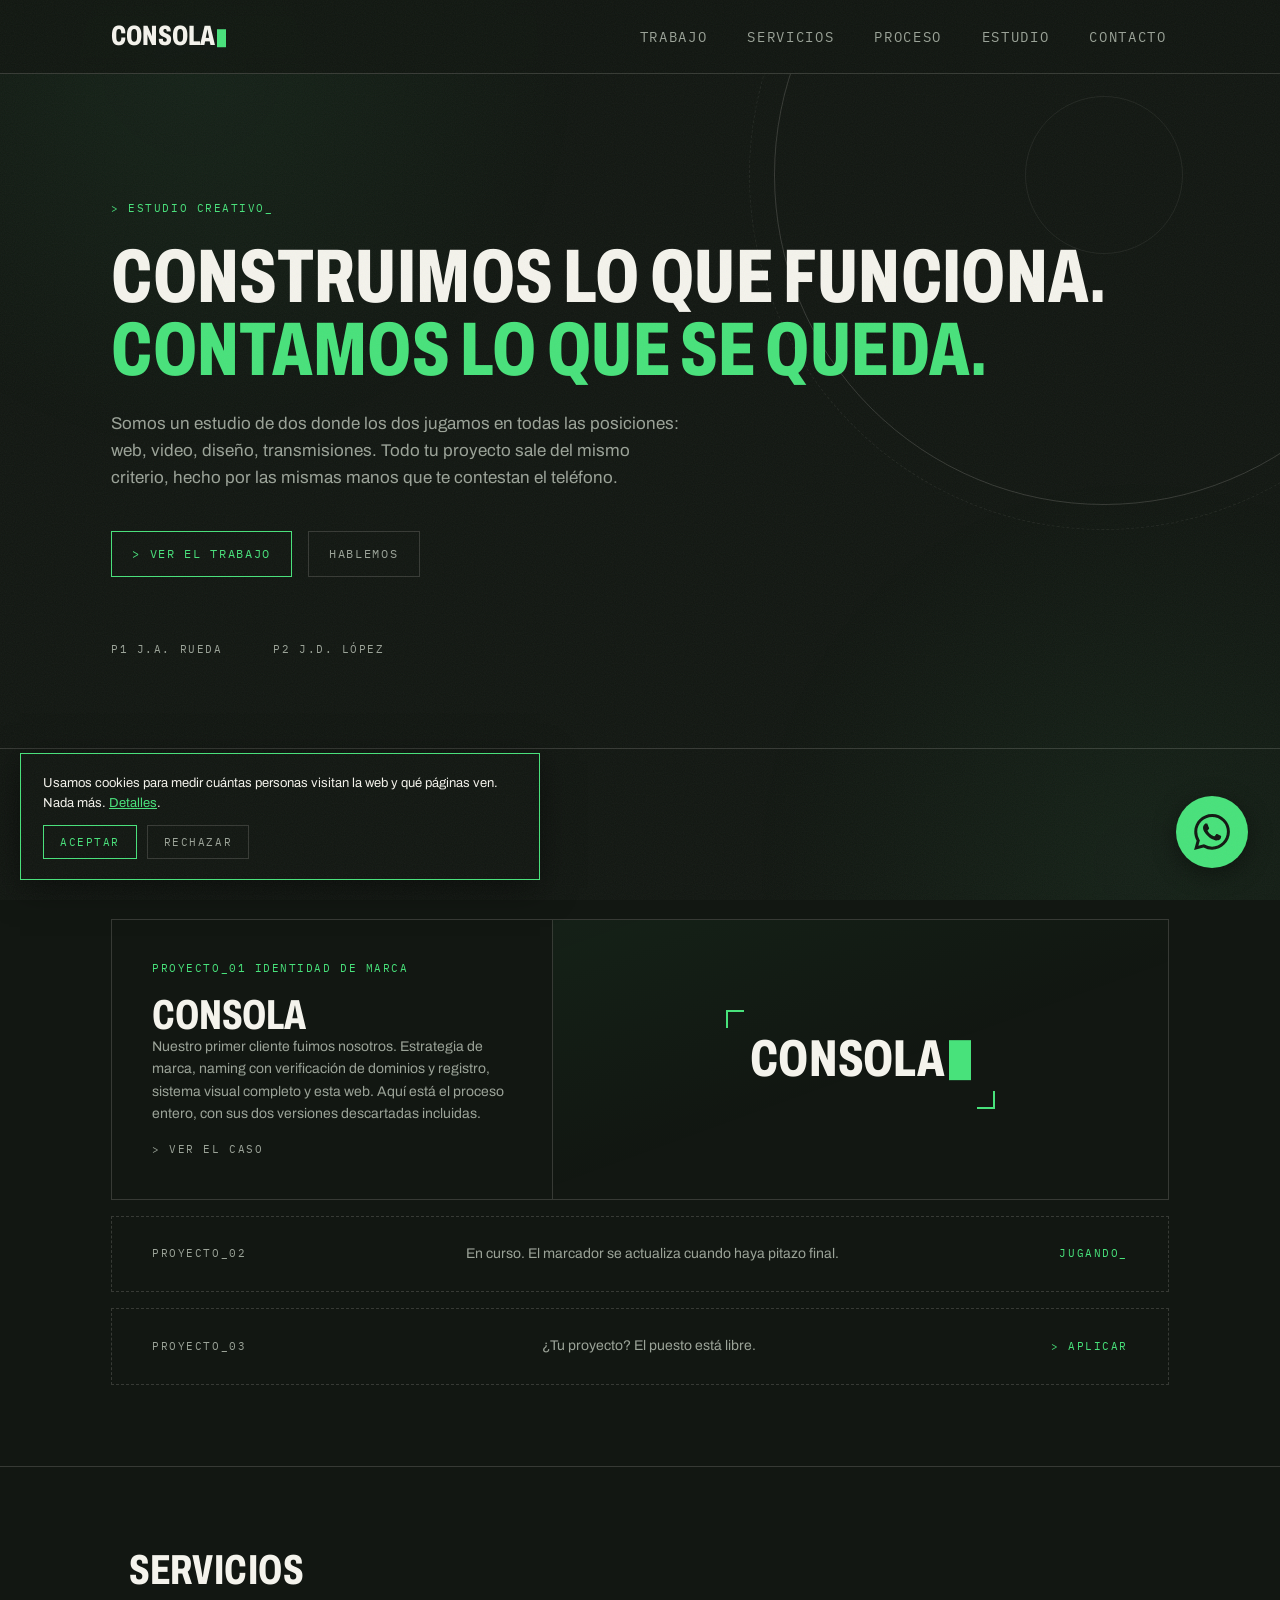
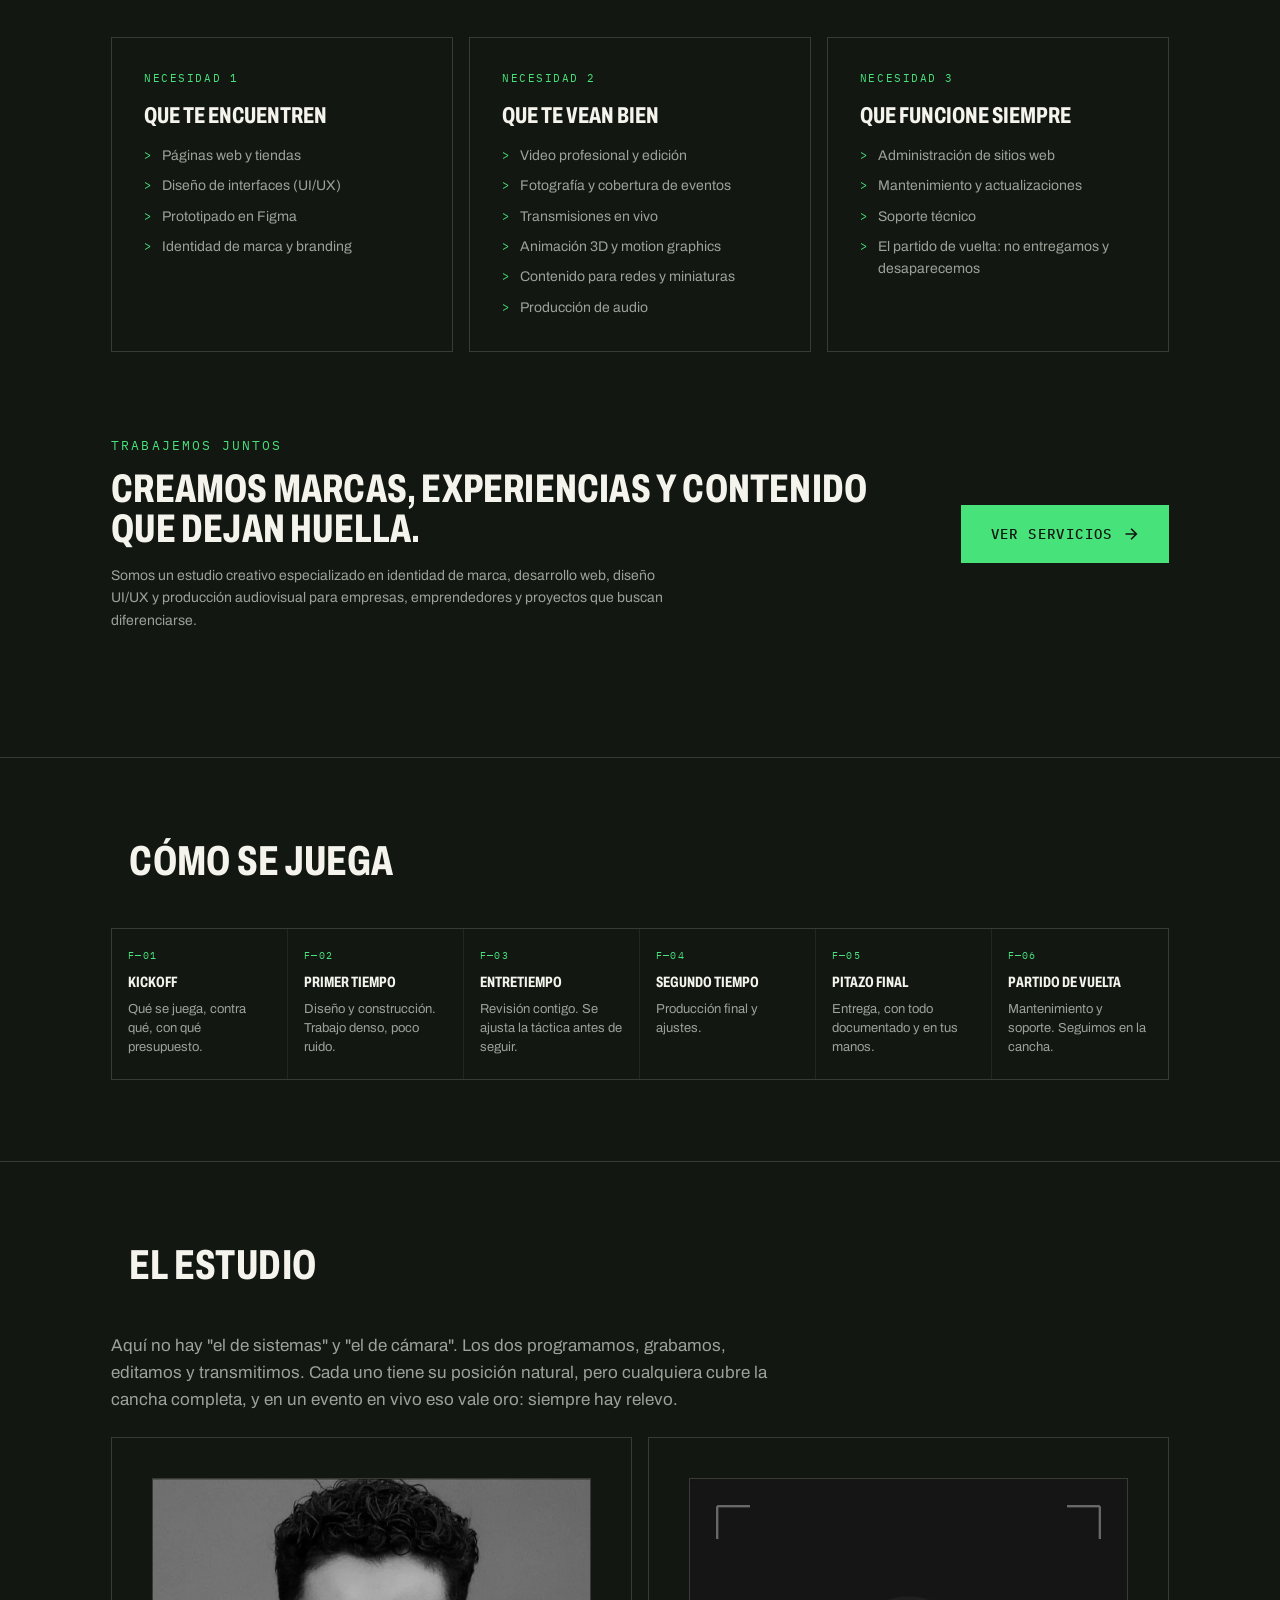
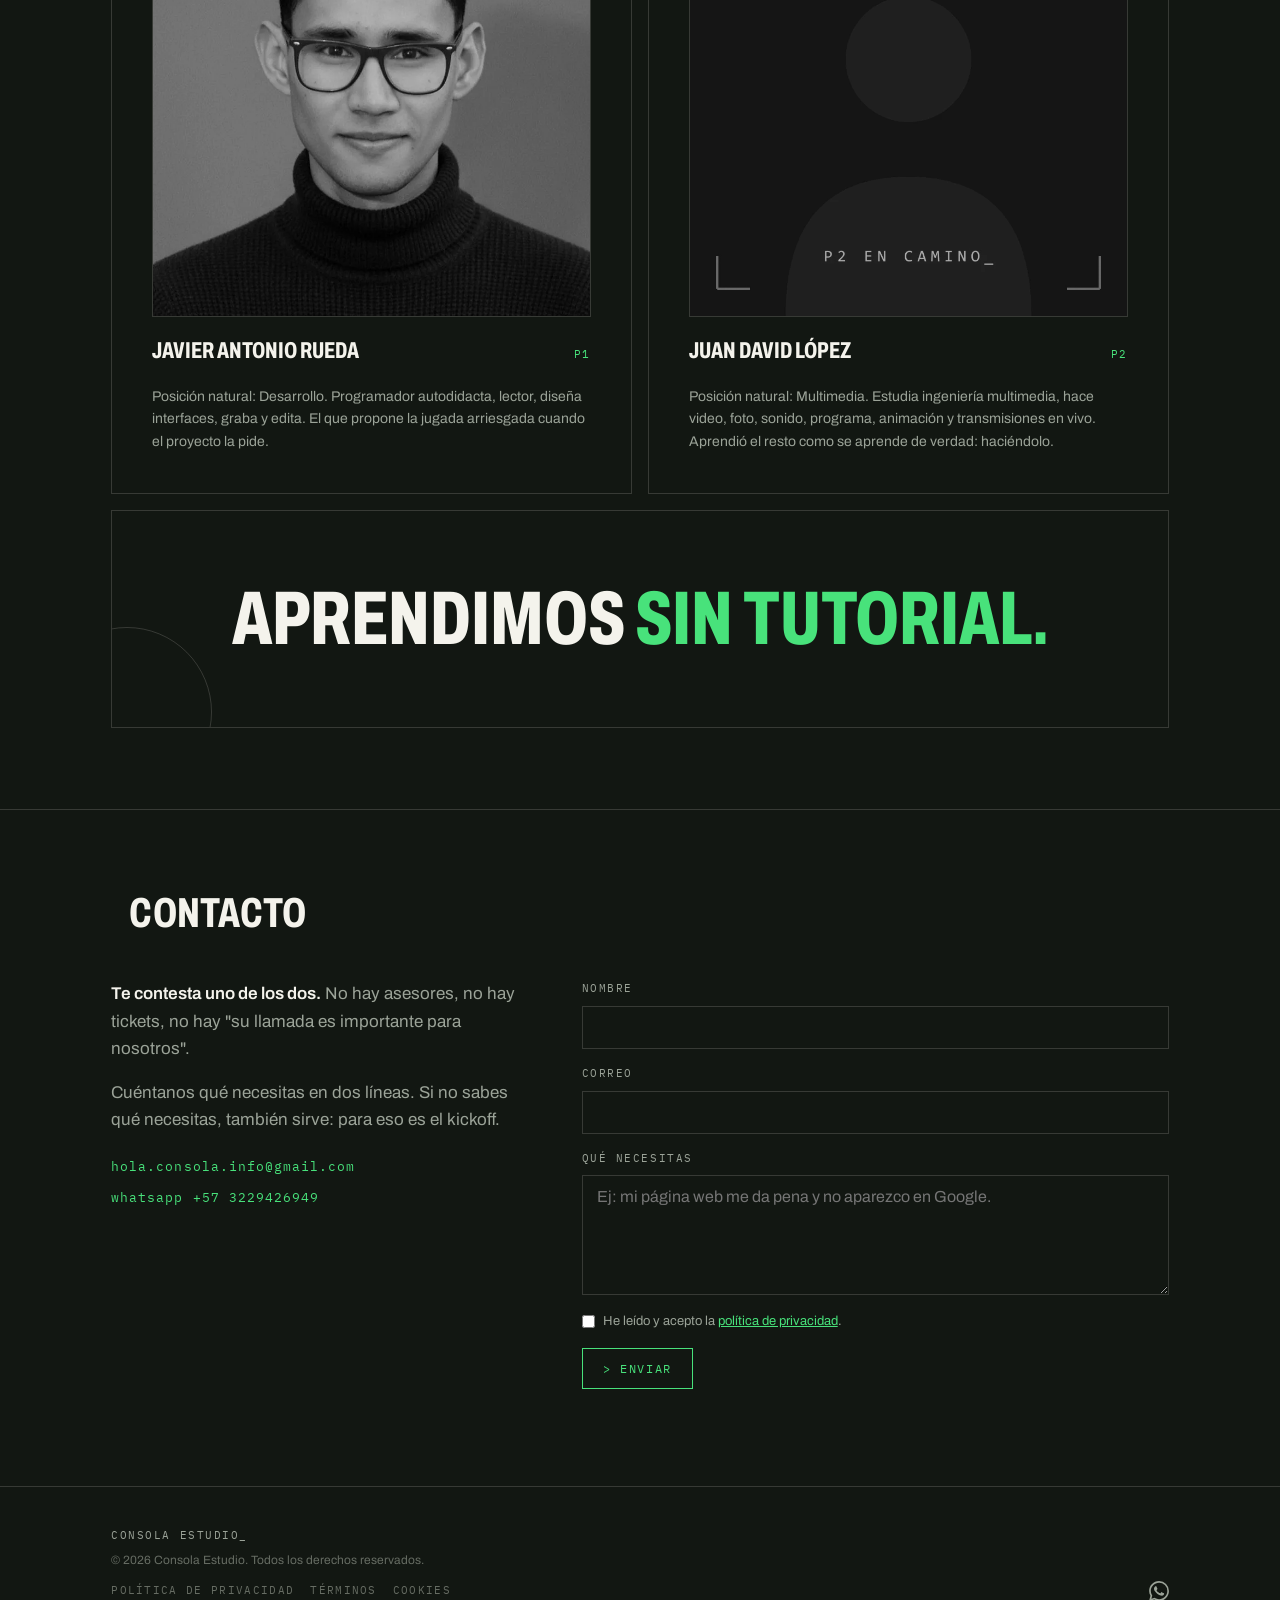
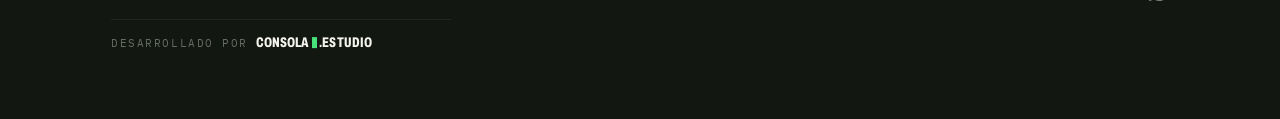
<file: index.html>
<!DOCTYPE html>
<html lang="es">
<head>
<meta charset="UTF-8">
<meta name="viewport" content="width=device-width, initial-scale=1.0">
<title>Consola Estudio</title>
<meta name="description" content="Estudio creativo de dos: construimos webs y sistemas que funcionan, y producimos el video, la foto y el contenido que los cuenta. Colombia.">
<meta property="og:title" content="Consola Estudio">
<meta property="og:description" content="Construimos lo que funciona. Contamos lo que se queda.">
<meta name="theme-color" content="#121712">
<!-- =================================================================
     MEDICIÓN Y ANALÍTICA
     -----------------------------------------------------------------
     1) Google Analytics 4 — reemplazar G-XXXXXXXXXX por el ID real
     2) Consent Mode v2 arranca con TODO denegado; el aviso de cookies
        lo enciende solo si el usuario acepta.
     3) Para añadir otras herramientas (Meta Pixel, Hotjar, Clarity,
        Google Ads, Tag Manager), pegar sus scripts justo después del
        bloque de gtag('consent', ...) con el mismo patrón: cargar
        siempre, disparar solo si hay consentimiento (ver consola.js).
     ================================================================= -->
<script>
  window.dataLayer=window.dataLayer||[];
  function gtag(){dataLayer.push(arguments)}
  // Por defecto: nada de tracking hasta que el usuario decida
  gtag('consent','default',{
    ad_storage:'denied',ad_user_data:'denied',ad_personalization:'denied',
    analytics_storage:'denied',functionality_storage:'granted',security_storage:'granted'
  });
  gtag('js',new Date());
  gtag('config','G-XXXXXXXXXX',{anonymize_ip:true});
</script>
<script async src="https://www.googletagmanager.com/gtag/js?id=G-XXXXXXXXXX"></script>
<link rel="stylesheet" href="estilos.css?v=12">
<link rel="icon" href="data:image/svg+xml,<svg xmlns='http://www.w3.org/2000/svg' viewBox='0 0 32 32'><rect width='32' height='32' fill='%23121712'/><rect x='9' y='8' width='14' height='16' fill='%2348E27B'/></svg>">
</head>
<body>

<!-- Iconos de redes: se dibujan UNA vez aquí como "symbol" y cada botón
     los reutiliza con <use>. Así el resto del código queda corto. -->
<svg style="display:none" aria-hidden="true" xmlns="http://www.w3.org/2000/svg">
  <symbol id="i-whatsapp" viewBox="0 0 24 24"><path d="M17.472 14.382c-.297-.149-1.758-.867-2.03-.967-.273-.099-.471-.148-.67.15-.197.297-.767.966-.94 1.164-.173.199-.347.223-.644.075-.297-.15-1.255-.463-2.39-1.475-.883-.788-1.48-1.761-1.653-2.059-.173-.297-.018-.458.13-.606.134-.133.298-.347.446-.52.149-.174.198-.298.298-.497.099-.198.05-.371-.025-.52-.075-.149-.669-1.612-.916-2.207-.242-.579-.487-.5-.669-.51-.173-.008-.371-.01-.57-.01-.198 0-.52.074-.792.372-.272.297-1.04 1.016-1.04 2.479 0 1.462 1.065 2.875 1.213 3.074.149.198 2.096 3.2 5.077 4.487.709.306 1.262.489 1.694.625.712.227 1.36.195 1.871.118.571-.085 1.758-.719 2.006-1.413.248-.694.248-1.289.173-1.413-.074-.124-.272-.198-.57-.347m-5.421 7.403h-.004a9.87 9.87 0 01-5.031-1.378l-.361-.214-3.741.982.998-3.648-.235-.374a9.86 9.86 0 01-1.51-5.26c.001-5.45 4.436-9.884 9.888-9.884 2.64 0 5.122 1.03 6.988 2.898a9.825 9.825 0 012.893 6.994c-.003 5.45-4.437 9.884-9.885 9.884m8.413-18.297A11.815 11.815 0 0012.05 0C5.495 0 .16 5.335.157 11.892c0 2.096.547 4.142 1.588 5.945L.057 24l6.305-1.654a11.882 11.882 0 005.683 1.448h.005c6.554 0 11.89-5.335 11.893-11.893a11.821 11.821 0 00-3.48-8.413z"/></symbol>
  <symbol id="i-instagram" viewBox="0 0 24 24"><path d="M12 2.163c3.204 0 3.584.012 4.85.07 3.252.148 4.771 1.691 4.919 4.919.058 1.265.069 1.645.069 4.849 0 3.205-.012 3.584-.069 4.849-.149 3.225-1.664 4.771-4.919 4.919-1.266.058-1.644.07-4.85.07-3.204 0-3.584-.012-4.849-.07-3.26-.149-4.771-1.699-4.919-4.92-.058-1.265-.07-1.644-.07-4.849 0-3.204.013-3.583.07-4.849.149-3.227 1.664-4.771 4.919-4.919 1.266-.057 1.645-.069 4.849-.069zM12 0C8.741 0 8.333.014 7.053.072 2.695.272.273 2.69.073 7.052.014 8.333 0 8.741 0 12c0 3.259.014 3.668.072 4.948.2 4.358 2.618 6.78 6.98 6.98C8.333 23.986 8.741 24 12 24c3.259 0 3.668-.014 4.948-.072 4.354-.2 6.782-2.618 6.979-6.98.059-1.28.073-1.689.073-4.948 0-3.259-.014-3.667-.072-4.947-.196-4.354-2.617-6.78-6.979-6.98C15.668.014 15.259 0 12 0zm0 5.838a6.162 6.162 0 100 12.324 6.162 6.162 0 000-12.324zM12 16a4 4 0 110-8 4 4 0 010 8zm6.406-11.845a1.44 1.44 0 100 2.881 1.44 1.44 0 000-2.881z"/></symbol>
  <symbol id="i-tiktok" viewBox="0 0 24 24"><path d="M12.525.02c1.31-.02 2.61-.01 3.91-.02.08 1.53.63 3.09 1.75 4.17 1.12 1.11 2.7 1.62 4.24 1.79v4.03c-1.44-.05-2.89-.35-4.2-.97-.57-.26-1.1-.59-1.62-.93-.01 2.92.01 5.84-.02 8.75-.08 1.4-.54 2.79-1.35 3.94-1.31 1.92-3.58 3.17-5.91 3.21-1.43.08-2.86-.31-4.08-1.03-2.02-1.19-3.44-3.37-3.65-5.71-.02-.5-.03-1-.01-1.49.18-1.9 1.12-3.72 2.58-4.96 1.66-1.44 3.98-2.13 6.15-1.72.02 1.48-.04 2.96-.04 4.44-.99-.32-2.15-.23-3.02.37-.63.41-1.11 1.04-1.36 1.75-.21.51-.15 1.07-.14 1.61.24 1.64 1.82 3.02 3.5 2.87 1.12-.01 2.19-.66 2.77-1.61.19-.33.4-.67.41-1.06.1-1.79.06-3.57.07-5.36.01-4.03-.01-8.05.02-12.07z"/></symbol>
  <symbol id="i-facebook" viewBox="0 0 24 24"><path d="M24 12.073c0-6.627-5.373-12-12-12s-12 5.373-12 12c0 5.99 4.388 10.954 10.125 11.854v-8.385H7.078v-3.47h3.047V9.43c0-3.007 1.792-4.669 4.533-4.669 1.312 0 2.686.235 2.686.235v2.953H15.83c-1.491 0-1.956.925-1.956 1.874v2.25h3.328l-.532 3.47h-2.796v8.385C19.612 23.027 24 18.062 24 12.073z"/></symbol>
  <symbol id="i-youtube" viewBox="0 0 24 24"><path d="M23.498 6.186a3.016 3.016 0 00-2.122-2.136C19.505 3.545 12 3.545 12 3.545s-7.505 0-9.377.505A3.017 3.017 0 00.502 6.186C0 8.07 0 12 0 12s0 3.93.502 5.814a3.016 3.016 0 002.122 2.136c1.871.505 9.376.505 9.376.505s7.505 0 9.377-.505a3.015 3.015 0 002.122-2.136C24 15.93 24 12 24 12s0-3.93-.502-5.814zM9.545 15.568V8.432L15.818 12l-6.273 3.568z"/></symbol>
</svg>

<!-- Fondo vivo: dos halos que derivan lento, costo casi cero -->
<div class="fondo-vivo" aria-hidden="true"><i></i><i></i></div>

<!-- Intro: el logo se tipea y el telón se va (una vez por visita) -->
<div class="intro" data-intro aria-hidden="true">
  <span class="cond"><span data-intro-texto></span><span class="cursor vivo"></span></span>
</div>

<nav class="nav" aria-label="Principal">
  <div class="wrap">
    <a class="logo" href="#inicio">CONSOLA<span class="cursor vivo" aria-hidden="true"></span></a>
    <button class="menu-btn" data-menu-btn aria-expanded="false" aria-controls="menu-principal" aria-label="Menú">
      <i></i><i></i><i></i>
    </button>
    <ul id="menu-principal" data-menu>
      <li><a href="#trabajo" data-i18n="nav_trabajo">Trabajo</a></li>
      <li><a href="servicios.html" data-i18n="nav_servicios">Servicios</a></li>
      <li><a href="#proceso" data-i18n="nav_proceso">Proceso</a></li>
      <li><a href="#estudio" data-i18n="nav_estudio">Estudio</a></li>
      <li><a href="#contacto" data-i18n="nav_contacto">Contacto</a></li>
    </ul>
  </div>
</nav>

<header class="hero" id="inicio">
  <div class="circulo-central" aria-hidden="true"></div>
  <div class="wrap">
    <p class="kicker mono rv" data-i18n="hero_kicker">&gt; estudio creativo_</p>
    <h1 class="rv" data-i18n-html="hero_h1">Construimos lo que funciona. <em>Contamos lo que se queda.</em></h1>
    <p class="sub rv" data-i18n="hero_sub">Somos un estudio de dos donde los dos jugamos en todas las posiciones: web, video, diseño, transmisiones. Todo tu proyecto sale del mismo criterio, hecho por las mismas manos que te contestan el teléfono.</p>
    <div class="acciones rv">
      <a class="btn" href="#trabajo" data-i18n="hero_btn1">&gt; Ver el trabajo</a>
      <a class="btn secundario" href="#contacto" data-i18n="hero_btn2">Hablemos</a>
    </div>
    <div class="marcador rv">
      <span class="mono">P1 J.A. Rueda</span>
      <span class="mono">P2 J.D. López</span>
    </div>
  </div>
</header>

<main>

<section id="trabajo">
  <div class="wrap">
    <div class="sec-head rv"><span class="num"></span><h2 data-i18n="sec_trabajo">Trabajo</h2></div>

    <a class="caso rv" href="caso-consola.html" data-caso-01>
      <div class="info">
        <span class="mono" data-i18n="caso1_mono">Proyecto_01 Identidad de marca</span>
        <div>
          <h3>Consola</h3>
          <p data-i18n="caso1_desc">Nuestro primer cliente fuimos nosotros. Estrategia de marca, naming con verificación de dominios y registro, sistema visual completo y esta web. Aquí está el proceso entero, con sus dos versiones descartadas incluidas.</p>
        </div>
        <span class="mono" style="color:var(--graf-claro)" data-i18n="caso1_ver">&gt; Ver el caso</span>
      </div>
      <div class="visual" aria-hidden="true">
        <div class="hud"><span class="cond" style="font-size:clamp(30px,4.5vw,52px)">Consola<span class="cursor"></span></span></div>
      </div>
    </a>

    <div class="caso-pendiente rv">
      <span class="mono">Proyecto_02</span>
      <span style="font-size:14px" data-i18n="caso2">En curso. El marcador se actualiza cuando haya pitazo final.</span>
      <span class="mono verde parpadeo" data-i18n="caso2_estado">jugando_</span>
    </div>
    <div class="caso-pendiente rv">
      <span class="mono">Proyecto_03</span>
      <span style="font-size:14px" data-i18n="caso3">¿Tu proyecto? El puesto está libre.</span>
      <a class="mono" href="#contacto" style="text-decoration:none" data-i18n="caso3_btn">&gt; Aplicar</a>
    </div>
  </div>
</section>

<section id="servicios">
  <div class="wrap">
    <div class="sec-head rv"><span class="num"></span><h2 data-i18n="sec_servicios">Servicios</h2></div>
    <div class="servicios">
      <div class="servicio rv">
        <span class="mono" data-i18n="serv1_mono">Necesidad 1</span>
        <h3 data-i18n="serv1_h3">Que te encuentren</h3>
        <ul>
          <li data-i18n="serv1_1">Páginas web y tiendas</li>
          <li data-i18n="serv1_2">Diseño de interfaces (UI/UX)</li>
          <li data-i18n="serv1_3">Prototipado en Figma</li>
          <li data-i18n="serv1_4">Identidad de marca y branding</li>
        </ul>
      </div>
      <div class="servicio rv">
        <span class="mono" data-i18n="serv2_mono">Necesidad 2</span>
        <h3 data-i18n="serv2_h3">Que te vean bien</h3>
        <ul>
          <li data-i18n="serv2_1">Video profesional y edición</li>
          <li data-i18n="serv2_2">Fotografía y cobertura de eventos</li>
          <li data-i18n="serv2_3">Transmisiones en vivo</li>
          <li data-i18n="serv2_4">Animación 3D y motion graphics</li>
          <li data-i18n="serv2_5">Contenido para redes y miniaturas</li>
          <li data-i18n="serv2_6">Producción de audio</li>
        </ul>
      </div>
      <div class="servicio rv">
        <span class="mono" data-i18n="serv3_mono">Necesidad 3</span>
        <h3 data-i18n="serv3_h3">Que funcione siempre</h3>
        <ul>
          <li data-i18n="serv3_1">Administración de sitios web</li>
          <li data-i18n="serv3_2">Mantenimiento y actualizaciones</li>
          <li data-i18n="serv3_3">Soporte técnico</li>
          <li data-i18n="serv3_4">El partido de vuelta: no entregamos y desaparecemos</li>
        </ul>
      </div>
    </div>

    <div class="ir-a-servicios rv">
      <div class="cta-texto">
        <span class="kicker" data-i18n="cta_kicker">Trabajemos juntos</span>
        <h3 data-i18n-html="cta_titulo">Creamos marcas, experiencias y contenido que dejan huella.</h3>
        <p data-i18n="cta_sub">Somos un estudio creativo especializado en identidad de marca, desarrollo web, diseño UI/UX y producción audiovisual para empresas, emprendedores y proyectos que buscan diferenciarse.</p>
      </div>
      <a class="cta-btn" href="servicios.html">
        <span data-i18n="cta_btn">ver servicios</span>
        <svg width="16" height="16" viewBox="0 0 24 24" fill="none" stroke="currentColor" stroke-width="2.5" stroke-linecap="square"><path d="M5 12h14M13 5l7 7-7 7"/></svg>
      </a>
    </div>
  </div>
</section>

<section id="proceso">
  <div class="wrap">
    <div class="sec-head rv"><span class="num"></span><h2 data-i18n="sec_proceso">Cómo se juega</h2></div>
    <div class="proceso rv">
      <div class="fase"><span class="n">F—01</span><b data-i18n="fase1_t">Kickoff</b><span data-i18n="fase1_d">Qué se juega, contra qué, con qué presupuesto.</span></div>
      <div class="fase"><span class="n">F—02</span><b data-i18n="fase2_t">Primer tiempo</b><span data-i18n="fase2_d">Diseño y construcción. Trabajo denso, poco ruido.</span></div>
      <div class="fase"><span class="n">F—03</span><b data-i18n="fase3_t">Entretiempo</b><span data-i18n="fase3_d">Revisión contigo. Se ajusta la táctica antes de seguir.</span></div>
      <div class="fase"><span class="n">F—04</span><b data-i18n="fase4_t">Segundo tiempo</b><span data-i18n="fase4_d">Producción final y ajustes.</span></div>
      <div class="fase"><span class="n">F—05</span><b data-i18n="fase5_t">Pitazo final</b><span data-i18n="fase5_d">Entrega, con todo documentado y en tus manos.</span></div>
      <div class="fase"><span class="n">F—06</span><b data-i18n="fase6_t">Partido de vuelta</b><span data-i18n="fase6_d">Mantenimiento y soporte. Seguimos en la cancha.</span></div>
    </div>
  </div>
</section>

<section id="estudio">
  <div class="wrap">
    <div class="sec-head rv"><span class="num"></span><h2 data-i18n="sec_estudio">El estudio</h2></div>
    <p class="rv" style="color:var(--graf-claro);max-width:40em;margin-bottom:var(--e-3)" data-i18n="estudio_intro">Aquí no hay "el de sistemas" y "el de cámara". Los dos programamos, grabamos, editamos y transmitimos. Cada uno tiene su posición natural, pero cualquiera cubre la cancha completa, y en un evento en vivo eso vale oro: siempre hay relevo.</p>
    <div class="estudio-grid">
      <div class="jugador rv">
        <figure class="retrato">
          <picture>
            <source srcset="fotos/javier.webp" type="image/webp">
            <img src="fotos/javier.jpg" alt="Javier Antonio Rueda" width="800" height="800" loading="lazy" decoding="async">
          </picture>
        </figure>
        <div class="ficha"><h3>Javier Antonio Rueda</h3><span class="mono rol">P1</span></div>
        <p data-i18n="jugador1">Posición natural: Desarrollo. Programador autodidacta, lector, diseña interfaces, graba y edita. El que propone la jugada arriesgada cuando el proyecto la pide.</p>
      </div>
      <div class="jugador rv">
        <!-- FOTO PENDIENTE: reemplazar fotos/juan-david.webp y .jpg por la foto real -->
        <figure class="retrato">
          <picture>
            <source srcset="fotos/juan-david.webp" type="image/webp">
            <img src="fotos/juan-david.jpg" alt="Juan David López" width="800" height="800" loading="lazy" decoding="async">
          </picture>
        </figure>
        <div class="ficha"><h3>Juan David López</h3><span class="mono rol">P2</span></div>
        <p data-i18n="jugador2">Posición natural: Multimedia. Estudia ingeniería multimedia, hace video, foto, sonido, programa, animación y transmisiones en vivo. Aprendió el resto como se aprende de verdad: haciéndolo.</p>
      </div>
    </div>
    <div class="manifiesto rv">
      <div class="arco" aria-hidden="true"></div>
      <p class="frase" data-i18n-html="manifiesto">Aprendimos <em>sin tutorial.</em></p>
    </div>
  </div>
</section>

<section id="contacto" style="border-bottom:none">
  <div class="wrap">
    <div class="sec-head rv"><span class="num"></span><h2 data-i18n="sec_contacto">Contacto</h2></div>
    <div class="contacto-grid">
      <div class="prosa rv">
        <p data-i18n-html="contacto_p1"><b>Te contesta uno de los dos.</b> No hay asesores, no hay tickets, no hay "su llamada es importante para nosotros".</p>
        <p data-i18n="contacto_p2">Cuéntanos qué necesitas en dos líneas. Si no sabes qué necesitas, también sirve: para eso es el kickoff.</p>
        <div class="canales">
          <a href="mailto:hola.consola.info@gmail.com">hola.consola.info@gmail.com</a>
          <a href="https://wa.me/573229426949" target="_blank" rel="noopener">whatsapp +57 3229426949</a>
        </div>
      </div>
      <form class="rv" data-form-contacto novalidate>
        <label><span data-i18n="form_nombre">Nombre</span>
          <input type="text" name="nombre" required autocomplete="name">
        </label>
        <label><span data-i18n="form_correo">Correo</span>
          <input type="email" name="correo" required autocomplete="email">
        </label>
        <label><span data-i18n="form_mensaje">Qué necesitas</span>
          <textarea name="mensaje" required data-i18n-attr="placeholder|form_ejemplo" placeholder="Ej: mi página web me da pena y no aparezco en Google."></textarea>
        </label>
        <!-- Trampa anti-spam: invisible para personas, los bots la llenan -->
        <input type="checkbox" name="botcheck" tabindex="-1" autocomplete="off" aria-hidden="true" style="display:none">
        <label class="acepta" style="flex-direction:row;align-items:flex-start;gap:8px;text-transform:none;letter-spacing:0;font-family:var(--f-texto);font-size:13px;color:var(--graf-claro)">
          <input type="checkbox" name="acepta" required style="width:auto;margin-top:4px">
          <span data-i18n-html="form_acepta">He leído y acepto la <a href="politica-privacidad.html" style="color:var(--terminal)">política de privacidad</a>.</span>
        </label>
        <button class="btn" type="submit" data-i18n="form_btn">&gt; Enviar</button>
        <p class="mono" style="color:var(--graf-oscuro);letter-spacing:.08em" data-form-nota></p>
      </form>
    </div>
  </div>
</section>

</main>

<footer>
  <div class="wrap">
    <div class="footer-info">
      <span class="mono">Consola Estudio_</span>
      <span class="footer-copy" data-i18n="footer_copy">&copy; 2026 Consola Estudio. Todos los derechos reservados.</span>
      <div class="footer-legales">
        <a href="politica-privacidad.html" data-i18n="footer_privacidad">Política de privacidad</a>
        <a href="terminos.html" data-i18n="footer_terminos">Términos</a>
        <a href="cookies.html" data-i18n="footer_cookies">Cookies</a>
      </div>
      <div class="footer-firma">
        <span class="mono">Desarrollado por</span>
        <a class="firma-consola" href="index.html">CONSOLA<span class="cursor" aria-hidden="true"></span>.estudio</a>
      </div>
    </div>
    <div class="footer-redes">
      <a href="https://wa.me/573229426949" target="_blank" rel="noopener" aria-label="WhatsApp" class="red-social"><svg width="20" height="20" fill="currentColor"><use href="#i-whatsapp"/></svg></a>
      <!-- Redes ocultas por ahora. Para reactivarlas: quitar los comentarios
           y reemplazar # por la URL real de cada cuenta.
      <a href="#" aria-label="Instagram" class="red-social"><svg width="20" height="20" fill="currentColor"><use href="#i-instagram"/></svg></a>
      <a href="#" aria-label="TikTok" class="red-social"><svg width="20" height="20" fill="currentColor"><use href="#i-tiktok"/></svg></a>
      <a href="#" aria-label="Facebook" class="red-social"><svg width="20" height="20" fill="currentColor"><use href="#i-facebook"/></svg></a>
      <a href="#" aria-label="YouTube" class="red-social"><svg width="20" height="20" fill="currentColor"><use href="#i-youtube"/></svg></a>
      -->
    </div>
  </div>
</footer>

<!-- Botón flotante de WhatsApp -->
<a href="https://wa.me/573229426949" class="whatsapp-float" target="_blank" rel="noopener" aria-label="Escríbenos por WhatsApp">
  <svg width="36" height="36" fill="#121712"><use href="#i-whatsapp"/></svg>
</a>

<!-- Aviso de cookies (se muestra si no hay decisión guardada) -->
<div class="cookies-aviso" data-cookies role="dialog" aria-label="Cookies">
  <p data-i18n-html="cookies_aviso">Usamos cookies para medir cuántas personas visitan la web y qué páginas ven. Nada más. <a href="cookies.html">Detalles</a>.</p>
  <div class="acciones">
    <button class="btn" data-cookies-aceptar data-i18n="cookies_aceptar">Aceptar</button>
    <button class="btn secundario" data-cookies-rechazar data-i18n="cookies_rechazar">Rechazar</button>
  </div>
</div>
<script src="consola.js?v=12"></script>
</body>
</html>
</file>
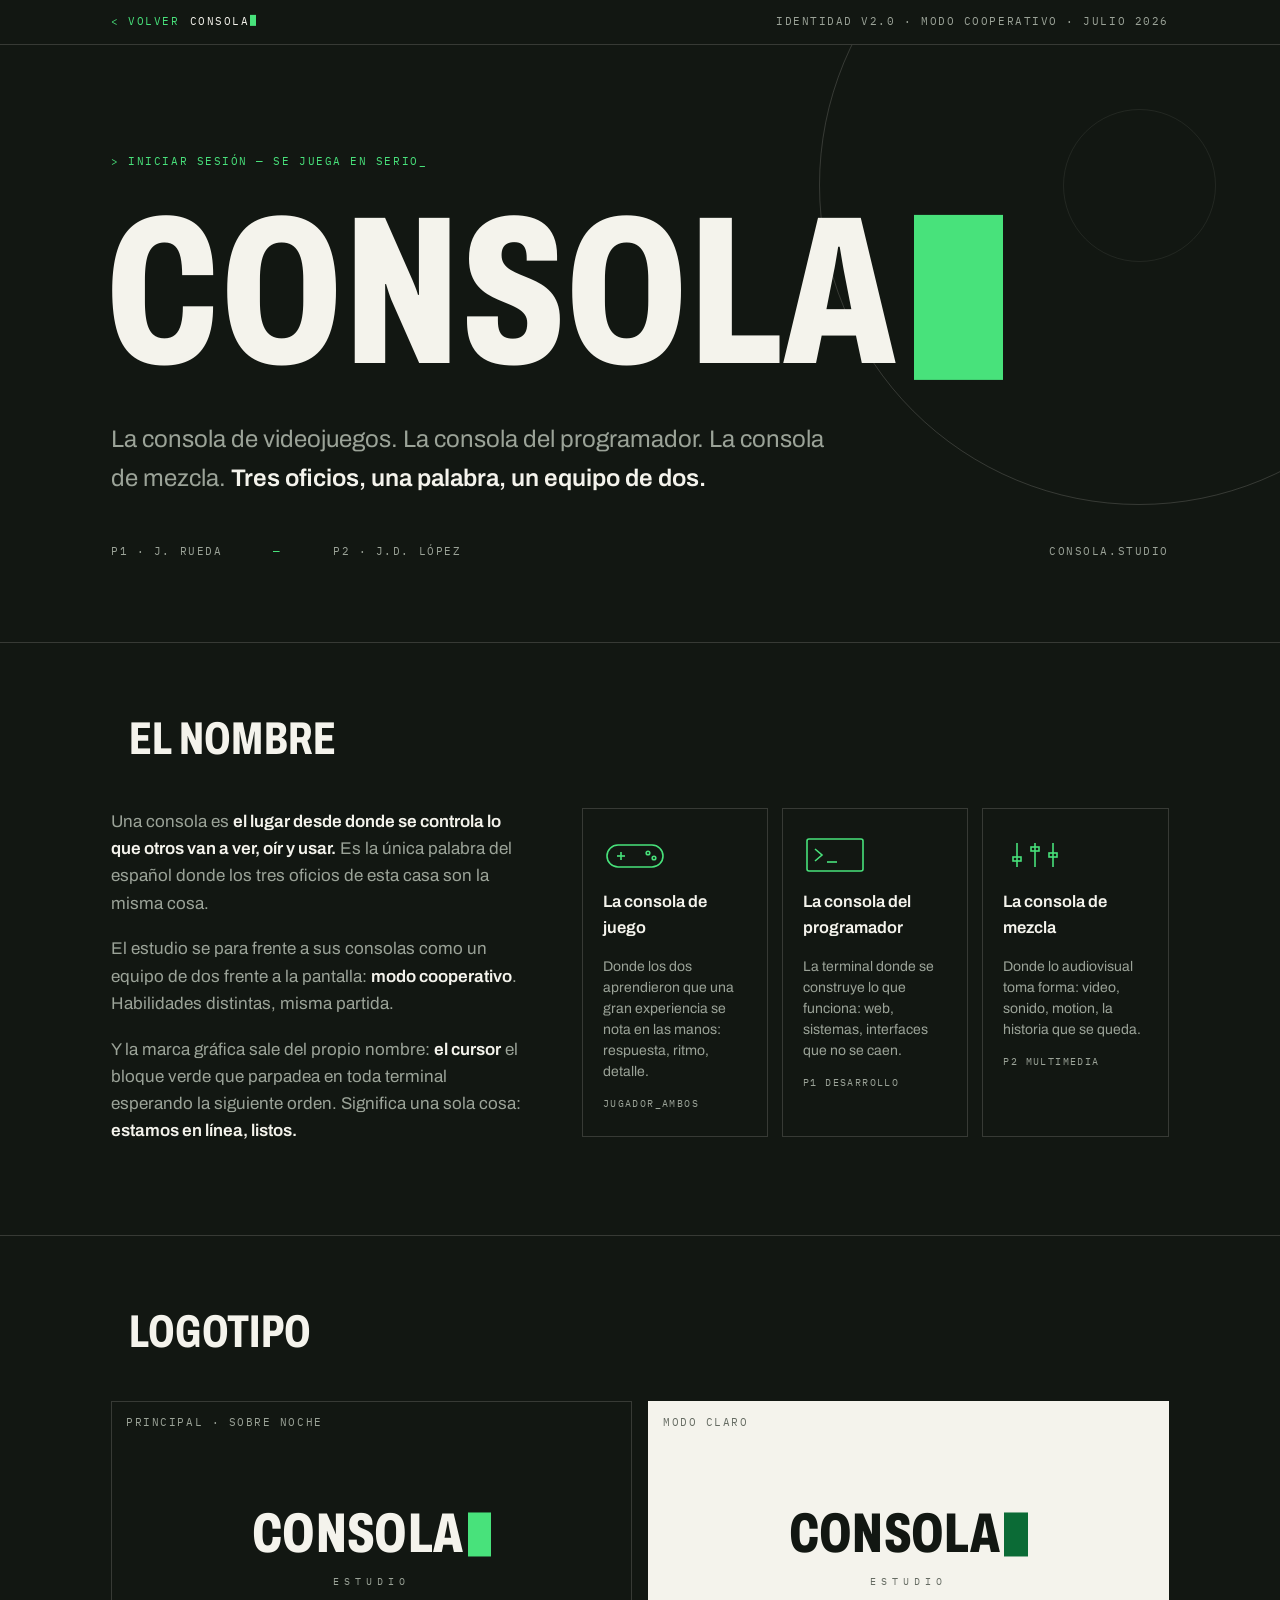
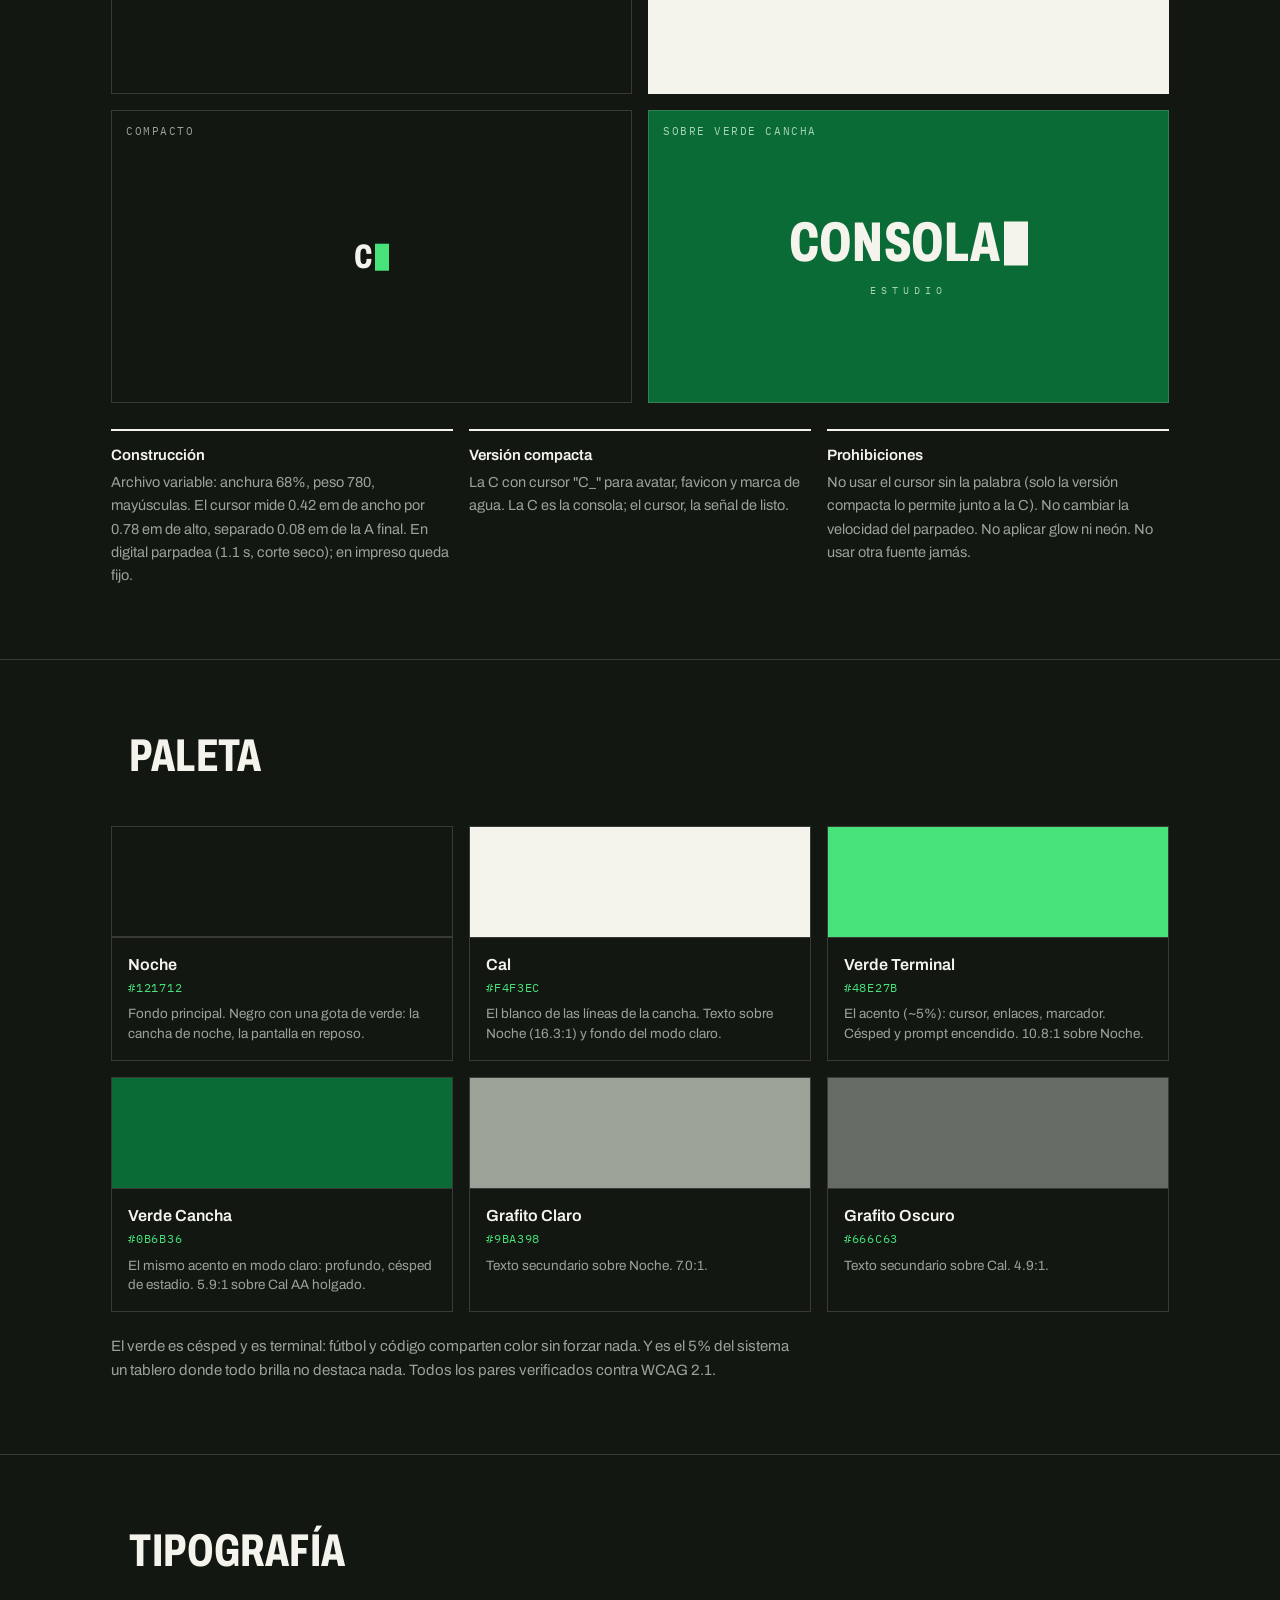
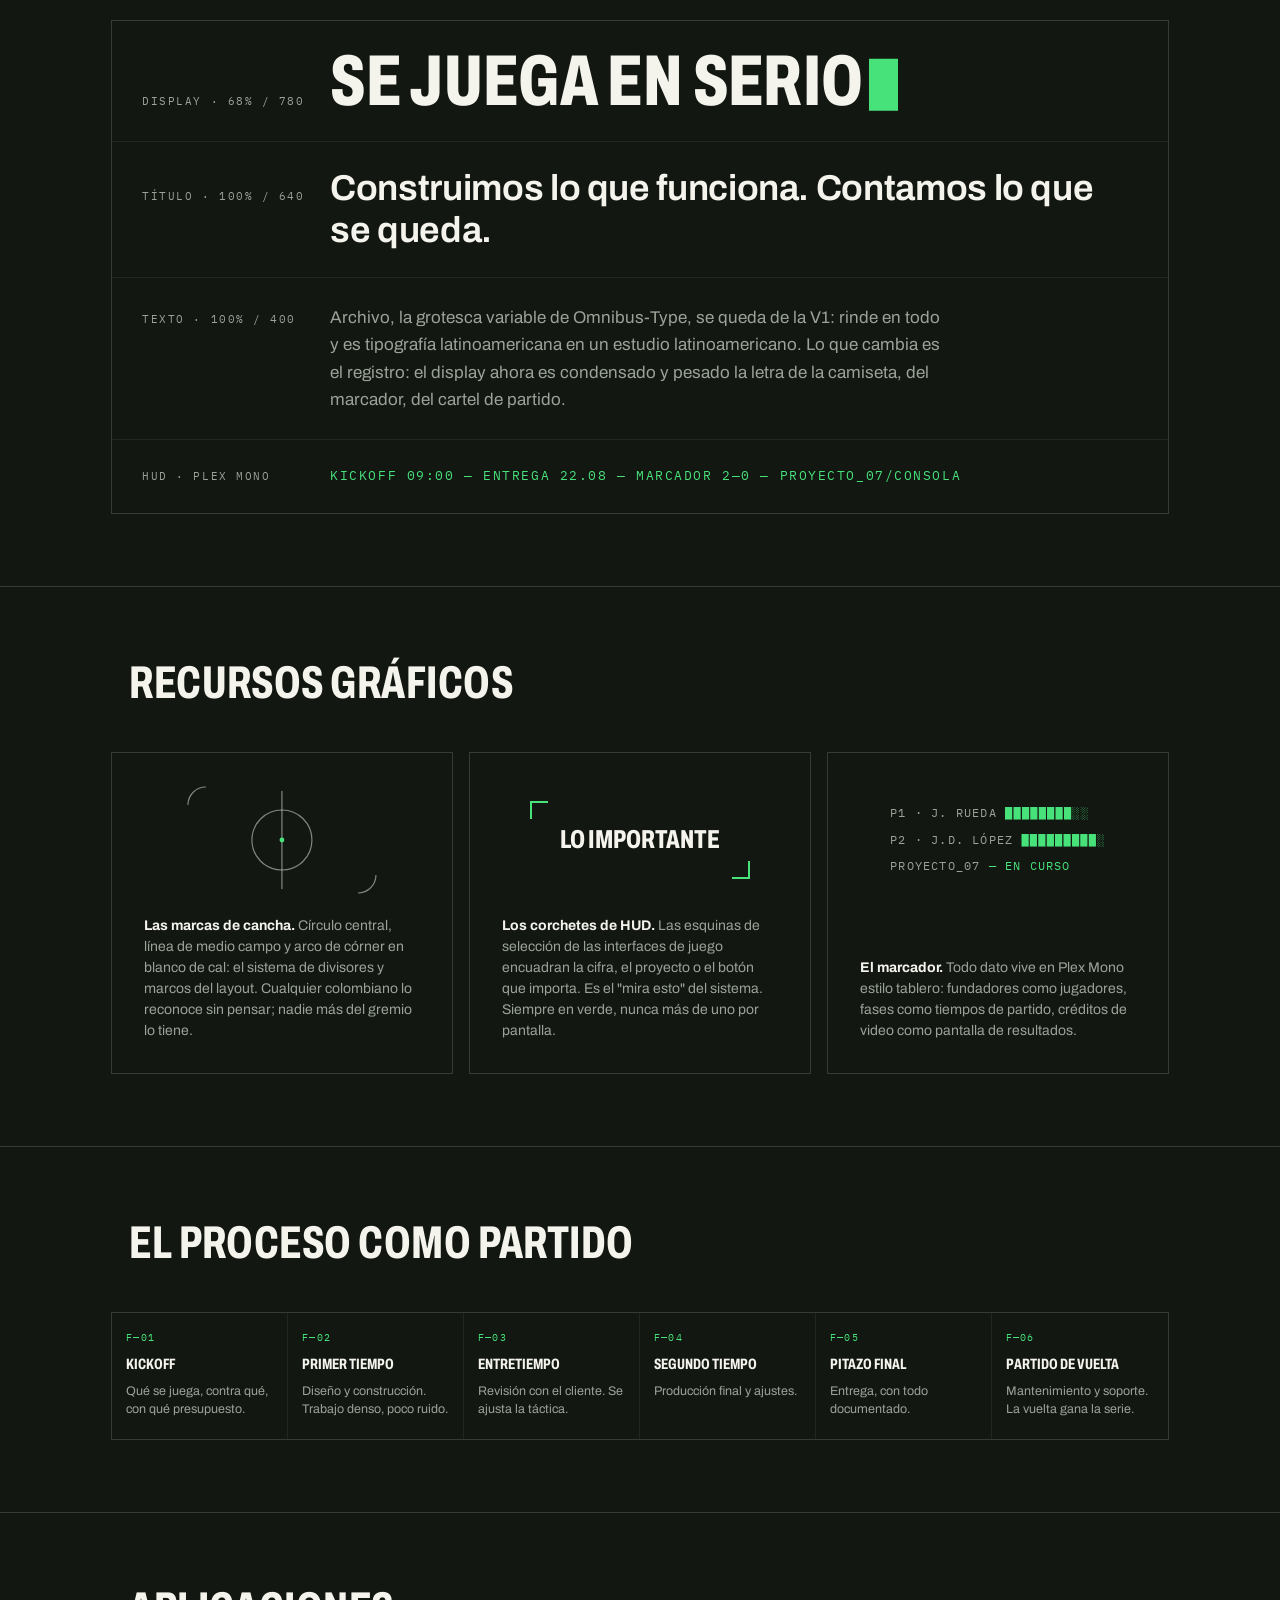
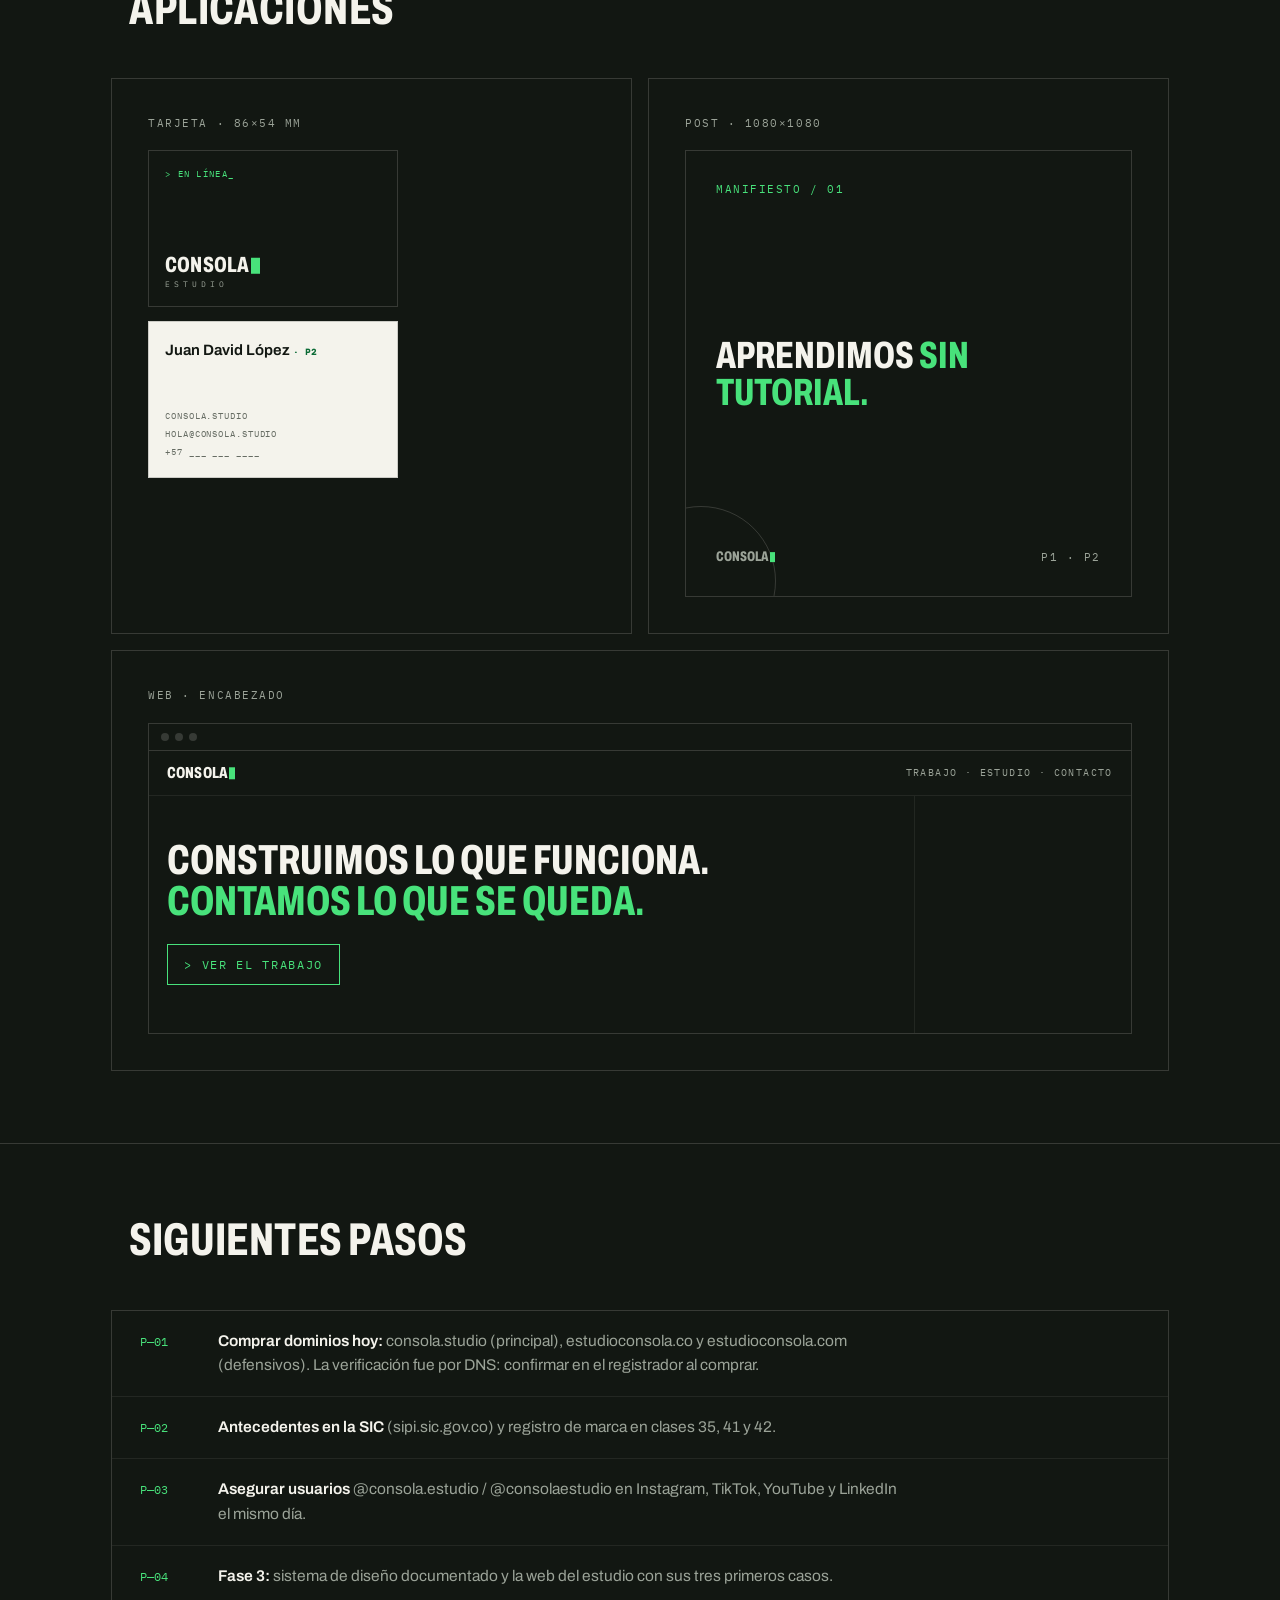
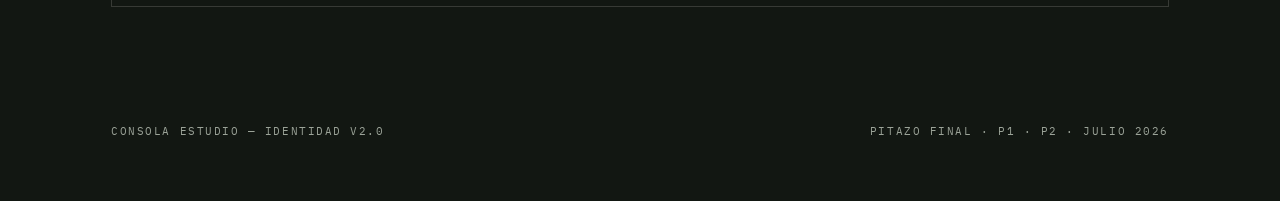
<file: caso-consola.html>
<!DOCTYPE html>
<html lang="es">
<head>
<meta charset="UTF-8">
<meta name="viewport" content="width=device-width, initial-scale=1.0">
<title>CONSOLA — Identidad Visual</title>
<style>
  @font-face{font-family:'Archivo';font-style:normal;font-weight:100 900;font-stretch:62% 125%;src:url(fuentes/archivo.woff2) format('woff2')}
  @font-face{font-family:'Plex Mono';font-style:normal;font-weight:400;src:url(fuentes/plexmono.woff2) format('woff2')}
  @font-face{font-family:'Plex Mono';font-style:normal;font-weight:500;src:url(fuentes/plexmono500.woff2) format('woff2')}

  :root{
    --noche:#121712; --cal:#F4F3EC; --terminal:#48E27B; --cancha:#0B6B36;
    --graf-claro:#9BA398; --graf-oscuro:#666C63;
    --linea:rgba(244,243,236,.16); --linea-suave:rgba(244,243,236,.07);
    --linea-dark:rgba(18,23,18,.18);
  }
  *{margin:0;padding:0;box-sizing:border-box}
  html{scroll-behavior:smooth}
  body{
    background:var(--noche); color:var(--cal);
    font-family:'Archivo',sans-serif; font-size:17px; line-height:1.6;
    -webkit-font-smoothing:antialiased; overflow-x:hidden;
  }
  .mono{font-family:'Plex Mono',monospace; font-size:11px; letter-spacing:.14em; text-transform:uppercase}
  .wrap{max-width:1160px; margin:0 auto; padding:0 clamp(20px,4vw,56px)}
  .verde{color:var(--terminal)}

  .cond{font-stretch:68%; font-weight:760; text-transform:uppercase; letter-spacing:.005em}

  /* cursor de terminal */
  .cursor{display:inline-block; width:.5em; height:.92em; background:var(--terminal); vertical-align:baseline; transform:translateY(.08em); margin-left:.08em}
  @keyframes blink{0%,55%{opacity:1}56%,100%{opacity:0}}
  .cursor.vivo{animation:blink 1.1s steps(1) infinite}
  @media (prefers-reduced-motion:reduce){.cursor.vivo{animation:none}}

  /* corchetes HUD */
  .hud{position:relative; padding:18px}
  .hud::before,.hud::after{content:""; position:absolute; width:16px; height:16px}
  .hud::before{top:0; left:0; border-top:2px solid var(--terminal); border-left:2px solid var(--terminal)}
  .hud::after{bottom:0; right:0; border-bottom:2px solid var(--terminal); border-right:2px solid var(--terminal)}

  /* ---------- barra marcador ---------- */
  .topbar{border-bottom:1px solid var(--linea); position:sticky; top:0; background:var(--noche); z-index:10}
  .topbar .wrap{display:flex; justify-content:space-between; align-items:center; padding-top:13px; padding-bottom:13px; gap:16px}
  .topbar .left{display:flex; align-items:center; gap:10px}
  .topbar .right{color:var(--graf-claro)}

  /* ---------- hero ---------- */
  .hero{position:relative; padding:clamp(70px,12vh,140px) 0 clamp(56px,9vh,100px); border-bottom:1px solid var(--linea); overflow:hidden}
  .circulo-central{position:absolute; right:-14%; top:-30%; width:min(52vw,640px); aspect-ratio:1; border:1px solid var(--linea); border-radius:50%; pointer-events:none}
  .circulo-central::after{content:""; position:absolute; inset:38%; border:1px solid var(--linea-suave); border-radius:50%}
  .hero .kicker{color:var(--terminal); margin-bottom:28px}
  .wordmark{
    font-family:'Archivo'; font-stretch:68%; font-weight:780;
    font-size:clamp(70px,16.5vw,224px); line-height:.9; letter-spacing:.005em;
    text-transform:uppercase; margin-left:-.03em; position:relative; z-index:1;
  }
  .wordmark .cursor{width:.42em; height:.78em}
  .hero .sub{font-size:clamp(18px,2.2vw,24px); color:var(--graf-claro); margin-top:32px; max-width:30em; position:relative; z-index:1}
  .hero .sub b{color:var(--cal); font-weight:620}
  .hero .marcador{margin-top:46px; display:flex; gap:clamp(18px,4vw,52px); flex-wrap:wrap; align-items:center; position:relative; z-index:1}
  .hero .marcador .mono{color:var(--graf-claro)}
  .hero .marcador .vs{color:var(--terminal)}

  /* ---------- secciones ---------- */
  section{border-bottom:1px solid var(--linea); padding:clamp(56px,8vh,100px) 0; position:relative}
  .sec-head{display:flex; align-items:baseline; gap:18px; margin-bottom:clamp(30px,5vh,56px)}
  .sec-head .num{font-family:'Plex Mono',monospace; font-size:12px; color:var(--terminal); letter-spacing:.1em}
  .sec-head h2{font-stretch:68%; font-weight:740; text-transform:uppercase; font-size:clamp(28px,4vw,46px); letter-spacing:.01em; line-height:1.05}
  .cols{display:grid; grid-template-columns:5fr 7fr; gap:clamp(28px,4vw,64px); align-items:start}
  .prosa p{margin-bottom:1.1em; max-width:34em; color:var(--graf-claro)}
  .prosa p b,.prosa p strong{color:var(--cal); font-weight:620}
  a{color:var(--terminal)}

  /* ---------- tres consolas ---------- */
  .tres{display:grid; grid-template-columns:repeat(3,1fr); gap:14px}
  .consola-card{border:1px solid var(--linea); padding:22px 20px 24px; display:flex; flex-direction:column; gap:14px; min-height:190px}
  .consola-card .icono{height:44px; display:flex; align-items:flex-end}
  .consola-card .icono svg{height:40px; width:auto}
  .consola-card .icono line,.consola-card .icono rect,.consola-card .icono circle,.consola-card .icono path{stroke:var(--terminal); fill:none; stroke-width:1.6}
  .consola-card h4{font-weight:620; font-size:16.5px}
  .consola-card p{font-size:14px; color:var(--graf-claro); line-height:1.5}
  .consola-card .mono{color:var(--graf-claro); font-size:10px}

  /* ---------- logotipo ---------- */
  .logo-grid{display:grid; grid-template-columns:repeat(2,1fr); gap:16px}
  .logo-tile{border:1px solid var(--linea); aspect-ratio:16/9; display:flex; flex-direction:column; align-items:center; justify-content:center; gap:8px; position:relative}
  .logo-tile .tag{position:absolute; top:12px; left:14px; color:var(--graf-claro)}
  .lm{font-family:'Archivo'; font-stretch:68%; font-weight:780; text-transform:uppercase; letter-spacing:.005em; font-size:clamp(30px,4.8vw,56px); line-height:1}
  .lm .cursor{width:.42em; height:.78em}
  .lm-sub{font-family:'Plex Mono',monospace; font-size:10px; letter-spacing:.5em; text-transform:uppercase; color:var(--graf-claro); margin-top:4px}
  .tile-claro{background:var(--cal); color:var(--noche)}
  .tile-claro .tag,.tile-claro .lm-sub{color:var(--graf-oscuro)}
  .tile-claro .cursor{background:var(--cancha)}
  .tile-verde{background:var(--cancha); color:var(--cal)}
  .tile-verde .tag,.tile-verde .lm-sub{color:#a7d4b8}
  .tile-verde .cursor{background:var(--cal)}
  .logo-reglas{margin-top:26px; display:grid; grid-template-columns:repeat(3,1fr); gap:16px}
  .regla{border-top:2px solid var(--cal); padding-top:12px; font-size:14.5px; color:var(--graf-claro)}
  .regla b{display:block; color:var(--cal); font-weight:620; margin-bottom:4px; font-size:15px}

  /* ---------- paleta ---------- */
  .pal{display:grid; grid-template-columns:repeat(3,1fr); gap:16px}
  .sw{border:1px solid var(--linea)}
  .sw .chip{height:110px}
  .sw .info{padding:14px 16px 16px; border-top:1px solid var(--linea)}
  .sw .info b{font-weight:620; font-size:16px; display:block}
  .sw .info .hex{font-family:'Plex Mono',monospace; font-size:12px; color:var(--terminal); margin:2px 0 8px; display:block; letter-spacing:.06em}
  .sw .info span{font-size:13.5px; color:var(--graf-claro); line-height:1.45; display:block}

  /* ---------- tipografía ---------- */
  .spec{border:1px solid var(--linea)}
  .spec-row{display:grid; grid-template-columns:170px 1fr; border-bottom:1px solid var(--linea-suave); padding:clamp(14px,2.4vw,26px) clamp(16px,2.6vw,30px); gap:18px; align-items:baseline}
  .spec-row:last-child{border-bottom:none}
  .spec-row .lbl{color:var(--graf-claro)}
  .t-display{font-stretch:68%; font-weight:780; font-size:clamp(38px,6vw,72px); letter-spacing:.005em; line-height:.95; text-transform:uppercase}
  .t-h1{font-weight:640; font-size:clamp(24px,3.2vw,36px); letter-spacing:-.01em; line-height:1.15}
  .t-body{font-weight:400; font-size:17px; max-width:36em; color:var(--graf-claro)}
  .t-hud{font-family:'Plex Mono',monospace; font-size:13px; letter-spacing:.12em; text-transform:uppercase; color:var(--terminal)}

  /* ---------- recursos ---------- */
  .recurso{display:grid; grid-template-columns:1fr 1fr 1fr; gap:16px}
  .rec-tile{border:1px solid var(--linea); padding:clamp(20px,3vw,32px); min-height:250px; display:flex; flex-direction:column; justify-content:space-between; gap:20px}
  .rec-tile p{font-size:14px; color:var(--graf-claro); line-height:1.5}
  .rec-tile p b{color:var(--cal)}
  .rec-visual{height:110px; display:flex; align-items:center; justify-content:center}
  .rec-visual svg{width:100%; height:100%}
  .marcador-demo{font-family:'Plex Mono',monospace; font-size:12px; letter-spacing:.1em; line-height:2.2; color:var(--graf-claro)}
  .marcador-demo .v{color:var(--terminal)}

  /* ---------- aplicaciones ---------- */
  .apps{display:grid; grid-template-columns:repeat(2,1fr); gap:16px}
  .app-frame{border:1px solid var(--linea); padding:clamp(20px,3vw,36px); display:flex; flex-direction:column; gap:18px}
  .app-frame>.mono{color:var(--graf-claro)}
  .tarjetas{display:flex; gap:14px; flex-wrap:wrap}
  .tarjeta{width:min(250px,100%); aspect-ratio:86/54; border:1px solid var(--linea); padding:16px; display:flex; flex-direction:column; justify-content:space-between; background:var(--noche)}
  .tarjeta .lm{font-size:22px}
  .tarjeta.clara{background:var(--cal); color:var(--noche); border-color:var(--linea-dark)}
  .tarjeta.clara .mono{color:var(--graf-oscuro); letter-spacing:.1em}
  .tarjeta.clara .nombre{font-weight:640; font-size:15px}
  .tarjeta.clara .cursor{background:var(--cancha)}
  .ig{aspect-ratio:1/1; border:1px solid var(--linea); padding:clamp(18px,2.6vw,30px); display:flex; flex-direction:column; justify-content:space-between; background:var(--noche); position:relative; overflow:hidden}
  .ig .arco{position:absolute; left:-60px; bottom:-60px; width:150px; height:150px; border:1px solid var(--linea); border-radius:50%}
  .ig .frase{font-stretch:68%; font-weight:760; text-transform:uppercase; font-size:clamp(24px,3.2vw,38px); line-height:.98; max-width:8em}
  .ig .frase em{font-style:normal; color:var(--terminal)}
  .ig .pie{display:flex; justify-content:space-between; align-items:center; color:var(--graf-claro)}
  .webhero{border:1px solid var(--linea)}
  .webhero .chrome{display:flex; gap:6px; padding:9px 12px; border-bottom:1px solid var(--linea)}
  .webhero .chrome i{width:8px;height:8px;border-radius:50%;background:var(--linea);display:block}
  .webhero .nav{display:flex; justify-content:space-between; align-items:center; padding:14px 18px; border-bottom:1px solid var(--linea-suave)}
  .webhero .nav .lm{font-size:16px}
  .webhero .nav .links{display:flex; gap:16px; color:var(--graf-claro)}
  .webhero .cuerpo{padding:clamp(24px,3.6vw,44px) 18px clamp(28px,4vw,48px); position:relative; overflow:hidden}
  .webhero .medio-campo{position:absolute; top:0; bottom:0; right:22%; width:1px; background:var(--linea-suave)}
  .webhero h3{font-stretch:68%; font-weight:760; text-transform:uppercase; font-size:clamp(26px,3.4vw,42px); line-height:.98; max-width:13em; position:relative}
  .webhero h3 em{font-style:normal; color:var(--terminal)}
  .webhero .cta{display:inline-block; margin-top:22px; font-family:'Plex Mono',monospace; font-size:12px; letter-spacing:.14em; text-transform:uppercase; color:var(--terminal); border:1px solid var(--terminal); padding:10px 16px; text-decoration:none; position:relative}

  /* ---------- proceso ---------- */
  .proceso{display:grid; grid-template-columns:repeat(6,1fr); gap:0; border:1px solid var(--linea)}
  .fase{border-right:1px solid var(--linea-suave); padding:18px 14px 20px; display:flex; flex-direction:column; gap:10px}
  .fase:last-child{border-right:none}
  .fase .n{font-family:'Plex Mono',monospace; font-size:10px; color:var(--terminal); letter-spacing:.12em}
  .fase b{font-stretch:68%; font-weight:720; text-transform:uppercase; font-size:15px; line-height:1.1}
  .fase span{font-size:12.5px; color:var(--graf-claro); line-height:1.45}

  /* ---------- pasos ---------- */
  .pasos{border:1px solid var(--linea)}
  .paso{display:grid; grid-template-columns:64px 1fr; border-bottom:1px solid var(--linea-suave); padding:18px clamp(16px,2.6vw,28px); gap:14px; align-items:baseline}
  .paso:last-child{border-bottom:none}
  .paso .n{font-family:'Plex Mono',monospace; font-size:12px; color:var(--terminal)}
  .paso p{font-size:15.5px; color:var(--graf-claro); max-width:44em}
  .paso b{color:var(--cal); font-weight:620}

  footer{padding:44px 0 60px}
  footer .wrap{display:flex; justify-content:space-between; gap:20px; flex-wrap:wrap; color:var(--graf-claro)}

  .rv{opacity:0; transform:translateY(18px); transition:opacity .6s ease, transform .6s ease}
  .rv.in{opacity:1; transform:none}
  @media (prefers-reduced-motion:reduce){.rv{opacity:1;transform:none;transition:none}}

  @media (max-width:860px){
    .cols,.apps,.logo-grid{grid-template-columns:1fr}
    .tres,.recurso{grid-template-columns:1fr}
    .pal{grid-template-columns:1fr 1fr}
    .logo-reglas{grid-template-columns:1fr}
    .spec-row{grid-template-columns:1fr; gap:6px}
    .proceso{grid-template-columns:1fr 1fr 1fr}
    .fase{border-bottom:1px solid var(--linea-suave)}
  }
  @media (max-width:520px){.pal{grid-template-columns:1fr}.proceso{grid-template-columns:1fr 1fr}}
</style>
</head>
<body>

<div class="topbar">
  <div class="wrap">
    <div class="left"><a href="index.html" class="mono" style="color:var(--terminal);text-decoration:none">&lt; volver</a>
      <span class="mono">Consola<span class="cursor" style="width:6px;height:11px"></span></span>
    </div>
    <span class="mono right">Identidad V2.0 · Modo cooperativo · Julio 2026</span>
  </div>
</div>

<div class="hero">
  <div class="circulo-central"></div>
  <div class="wrap">
    <div class="kicker mono rv">&gt; iniciar sesión — se juega en serio_</div>
    <h1 class="wordmark rv">Consola<span class="cursor vivo"></span></h1>
    <p class="sub rv">La consola de videojuegos. La consola del programador. La consola de mezcla. <b>Tres oficios, una palabra, un equipo de dos.</b></p>
    <div class="marcador rv">
      <span class="mono">P1 · J. Rueda</span>
      <span class="mono vs">—</span>
      <span class="mono">P2 · J.D. López</span>
      <span class="mono" style="margin-left:auto">consola.studio</span>
    </div>
  </div>
</div>

<section>
  <div class="wrap">
    <div class="sec-head rv"><span class="num"></span><h2>El nombre</h2></div>
    <div class="cols">
      <div class="prosa rv">
        <p>Una consola es <b>el lugar desde donde se controla lo que otros van a ver, oír y usar.</b> Es la única palabra del español donde los tres oficios de esta casa son la misma cosa.</p>
        <p>El estudio se para frente a sus consolas como un equipo de dos frente a la pantalla: <b>modo cooperativo</b>. Habilidades distintas, misma partida.</p>
        <p>Y la marca gráfica sale del propio nombre: <b>el cursor</b> el bloque verde que parpadea en toda terminal esperando la siguiente orden. Significa una sola cosa: <b>estamos en línea, listos.</b></p>
      </div>
      <div class="tres rv">
        <div class="consola-card">
          <div class="icono"><svg viewBox="0 0 64 40"><rect x="4" y="10" width="56" height="22" rx="11"/><line x1="18" y1="17" x2="18" y2="25"/><line x1="14" y1="21" x2="22" y2="21"/><circle cx="45" cy="18" r="1.8"/><circle cx="51" cy="23" r="1.8"/></svg></div>
          <h4>La consola de juego</h4>
          <p>Donde los dos aprendieron que una gran experiencia se nota en las manos: respuesta, ritmo, detalle.</p>
          <span class="mono">Jugador_ambos</span>
        </div>
        <div class="consola-card">
          <div class="icono"><svg viewBox="0 0 64 40"><rect x="4" y="4" width="56" height="32" rx="2"/><path d="M12 14 l7 6 -7 6"/><line x1="24" y1="27" x2="34" y2="27"/></svg></div>
          <h4>La consola del programador</h4>
          <p>La terminal donde se construye lo que funciona: web, sistemas, interfaces que no se caen.</p>
          <span class="mono">P1 desarrollo</span>
        </div>
        <div class="consola-card">
          <div class="icono"><svg viewBox="0 0 64 40"><line x1="14" y1="8" x2="14" y2="32"/><line x1="32" y1="8" x2="32" y2="32"/><line x1="50" y1="8" x2="50" y2="32"/><rect x="10" y="22" width="8" height="4"/><rect x="28" y="12" width="8" height="4"/><rect x="46" y="18" width="8" height="4"/></svg></div>
          <h4>La consola de mezcla</h4>
          <p>Donde lo audiovisual toma forma: video, sonido, motion, la historia que se queda.</p>
          <span class="mono">P2 multimedia</span>
        </div>
      </div>
    </div>
  </div>
</section>

<section>
  <div class="wrap">
    <div class="sec-head rv"><span class="num"></span><h2>Logotipo</h2></div>
    <div class="logo-grid rv">
      <div class="logo-tile">
        <span class="tag mono">Principal · sobre noche</span>
        <span class="lm">Consola<span class="cursor vivo"></span></span>
        <span class="lm-sub">Estudio</span>
      </div>
      <div class="logo-tile tile-claro">
        <span class="tag mono">Modo claro</span>
        <span class="lm">Consola<span class="cursor"></span></span>
        <span class="lm-sub">Estudio</span>
      </div>
      <div class="logo-tile">
        <span class="tag mono">Compacto</span>
        <span class="lm" style="font-size:clamp(22px,3vw,34px)">C<span class="cursor" style="width:.42em;height:.78em"></span></span>
      </div>
      <div class="logo-tile tile-verde">
        <span class="tag mono">Sobre verde cancha</span>
        <span class="lm">Consola<span class="cursor"></span></span>
        <span class="lm-sub">Estudio</span>
      </div>
    </div>
    <div class="logo-reglas rv">
      <div class="regla"><b>Construcción</b>Archivo variable: anchura 68%, peso 780, mayúsculas. El cursor mide 0.42 em de ancho por 0.78 em de alto, separado 0.08 em de la A final. En digital parpadea (1.1 s, corte seco); en impreso queda fijo.</div>
      <div class="regla"><b>Versión compacta</b>La C con cursor "C_" para avatar, favicon y marca de agua. La C es la consola; el cursor, la señal de listo.</div>
      <div class="regla"><b>Prohibiciones</b>No usar el cursor sin la palabra (solo la versión compacta lo permite junto a la C). No cambiar la velocidad del parpadeo. No aplicar glow ni neón. No usar otra fuente jamás.</div>
    </div>
  </div>
</section>

<section>
  <div class="wrap">
    <div class="sec-head rv"><span class="num"></span><h2>Paleta</h2></div>
    <div class="pal rv">
      <div class="sw"><div class="chip" style="background:#121712;border-bottom:1px solid var(--linea)"></div><div class="info"><b>Noche</b><span class="hex">#121712</span><span>Fondo principal. Negro con una gota de verde: la cancha de noche, la pantalla en reposo.</span></div></div>
      <div class="sw"><div class="chip" style="background:#F4F3EC"></div><div class="info"><b>Cal</b><span class="hex">#F4F3EC</span><span>El blanco de las líneas de la cancha. Texto sobre Noche (16.3:1) y fondo del modo claro.</span></div></div>
      <div class="sw"><div class="chip" style="background:#48E27B"></div><div class="info"><b>Verde Terminal</b><span class="hex">#48E27B</span><span>El acento (~5%): cursor, enlaces, marcador. Césped y prompt encendido. 10.8:1 sobre Noche.</span></div></div>
      <div class="sw"><div class="chip" style="background:#0B6B36"></div><div class="info"><b>Verde Cancha</b><span class="hex">#0B6B36</span><span>El mismo acento en modo claro: profundo, césped de estadio. 5.9:1 sobre Cal AA holgado.</span></div></div>
      <div class="sw"><div class="chip" style="background:#9BA398"></div><div class="info"><b>Grafito Claro</b><span class="hex">#9BA398</span><span>Texto secundario sobre Noche. 7.0:1.</span></div></div>
      <div class="sw"><div class="chip" style="background:#666C63"></div><div class="info"><b>Grafito Oscuro</b><span class="hex">#666C63</span><span>Texto secundario sobre Cal. 4.9:1.</span></div></div>
    </div>
    <p class="rv" style="margin-top:22px;max-width:46em;color:var(--graf-claro);font-size:15px">El verde es césped y es terminal: fútbol y código comparten color sin forzar nada. Y es el 5% del sistema un tablero donde todo brilla no destaca nada. Todos los pares verificados contra WCAG 2.1.</p>
  </div>
</section>

<section>
  <div class="wrap">
    <div class="sec-head rv"><span class="num"></span><h2>Tipografía</h2></div>
    <div class="spec rv">
      <div class="spec-row"><span class="lbl mono">Display · 68% / 780</span><span class="t-display">Se juega en serio<span class="cursor" style="width:.4em;height:.72em"></span></span></div>
      <div class="spec-row"><span class="lbl mono">Título · 100% / 640</span><span class="t-h1">Construimos lo que funciona. Contamos lo que se queda.</span></div>
      <div class="spec-row"><span class="lbl mono">Texto · 100% / 400</span><span class="t-body">Archivo, la grotesca variable de Omnibus-Type, se queda de la V1: rinde en todo y es tipografía latinoamericana en un estudio latinoamericano. Lo que cambia es el registro: el display ahora es condensado y pesado la letra de la camiseta, del marcador, del cartel de partido.</span></div>
      <div class="spec-row"><span class="lbl mono">HUD · Plex Mono</span><span class="t-hud">Kickoff 09:00 — Entrega 22.08 — Marcador 2—0 — proyecto_07/consola</span></div>
    </div>
  </div>
</section>

<section>
  <div class="wrap">
    <div class="sec-head rv"><span class="num"></span><h2>Recursos gráficos</h2></div>
    <div class="recurso rv">
      <div class="rec-tile">
        <div class="rec-visual">
          <svg viewBox="0 0 200 110">
            <line x1="100" y1="6" x2="100" y2="104" stroke="#F4F3EC" stroke-opacity=".5" stroke-width="1.2"/>
            <circle cx="100" cy="55" r="30" fill="none" stroke="#F4F3EC" stroke-opacity=".5" stroke-width="1.2"/>
            <circle cx="100" cy="55" r="2.4" fill="#48E27B"/>
            <path d="M6 20 A18 18 0 0 1 24 2" fill="none" stroke="#F4F3EC" stroke-opacity=".5" stroke-width="1.2"/>
            <path d="M194 90 A18 18 0 0 1 176 108" fill="none" stroke="#F4F3EC" stroke-opacity=".5" stroke-width="1.2"/>
          </svg>
        </div>
        <p><b>Las marcas de cancha.</b> Círculo central, línea de medio campo y arco de córner en blanco de cal: el sistema de divisores y marcos del layout. Cualquier colombiano lo reconoce sin pensar; nadie más del gremio lo tiene.</p>
      </div>
      <div class="rec-tile">
        <div class="rec-visual">
          <div class="hud" style="width:80%"><div style="text-align:center; font-stretch:68%; font-weight:760; text-transform:uppercase; font-size:26px">Lo importante</div></div>
        </div>
        <p><b>Los corchetes de HUD.</b> Las esquinas de selección de las interfaces de juego encuadran la cifra, el proyecto o el botón que importa. Es el "mira esto" del sistema. Siempre en verde, nunca más de uno por pantalla.</p>
      </div>
      <div class="rec-tile">
        <div class="rec-visual">
          <div class="marcador-demo">
            P1 · J. RUEDA <span class="v">████████░░</span><br>
            P2 · J.D. LÓPEZ <span class="v">█████████░</span><br>
            PROYECTO_07 <span class="v">— EN CURSO</span>
          </div>
        </div>
        <p><b>El marcador.</b> Todo dato vive en Plex Mono estilo tablero: fundadores como jugadores, fases como tiempos de partido, créditos de video como pantalla de resultados.</p>
      </div>
    </div>
  </div>
</section>

<section>
  <div class="wrap">
    <div class="sec-head rv"><span class="num"></span><h2>El proceso como partido</h2></div>
    <div class="proceso rv">
      <div class="fase"><span class="n">F—01</span><b>Kickoff</b><span>Qué se juega, contra qué, con qué presupuesto.</span></div>
      <div class="fase"><span class="n">F—02</span><b>Primer tiempo</b><span>Diseño y construcción. Trabajo denso, poco ruido.</span></div>
      <div class="fase"><span class="n">F—03</span><b>Entretiempo</b><span>Revisión con el cliente. Se ajusta la táctica.</span></div>
      <div class="fase"><span class="n">F—04</span><b>Segundo tiempo</b><span>Producción final y ajustes.</span></div>
      <div class="fase"><span class="n">F—05</span><b>Pitazo final</b><span>Entrega, con todo documentado.</span></div>
      <div class="fase"><span class="n">F—06</span><b>Partido de vuelta</b><span>Mantenimiento y soporte. La vuelta gana la serie.</span></div>
    </div>
  </div>
</section>

<section>
  <div class="wrap">
    <div class="sec-head rv"><span class="num"></span><h2>Aplicaciones</h2></div>
    <div class="apps">
      <div class="app-frame rv">
        <span class="mono">Tarjeta · 86×54 mm</span>
        <div class="tarjetas">
          <div class="tarjeta">
            <span class="mono" style="color:var(--terminal);font-size:9px">&gt; en línea_</span>
            <div><div class="lm">Consola<span class="cursor" style="width:.4em;height:.72em"></span></div><div class="lm-sub" style="font-size:8px;margin-top:2px">Estudio</div></div>
          </div>
          <div class="tarjeta clara">
            <div class="nombre">Juan David López <span class="mono" style="font-size:9px;color:var(--cancha)">· P2</span></div>
            <div class="mono" style="font-size:9px; line-height:2">consola.studio<br>hola@consola.studio<br>+57 ___ ___ ____</div>
          </div>
        </div>
      </div>
      <div class="app-frame rv">
        <span class="mono">Post · 1080×1080</span>
        <div class="ig">
          <div class="arco"></div>
          <span class="mono" style="color:var(--terminal)">Manifiesto / 01</span>
          <p class="frase">Aprendimos <em>sin tutorial.</em></p>
          <div class="pie"><span class="lm" style="font-size:14px">Consola<span class="cursor" style="width:5px;height:10px"></span></span><span class="mono">P1 · P2</span></div>
        </div>
      </div>
      <div class="app-frame rv" style="grid-column:1/-1">
        <span class="mono">Web · encabezado</span>
        <div class="webhero">
          <div class="chrome"><i></i><i></i><i></i></div>
          <div class="nav"><span class="lm">Consola<span class="cursor vivo" style="width:6px;height:12px"></span></span><div class="links mono" style="font-size:10px">Trabajo · Estudio · Contacto</div></div>
          <div class="cuerpo">
            <div class="medio-campo"></div>
            <h3>Construimos lo que funciona. <em>Contamos lo que se queda.</em></h3>
            <a class="cta" href="#" onclick="return false">&gt; Ver el trabajo</a>
          </div>
        </div>
      </div>
    </div>
  </div>
</section>

<section style="border-bottom:none">
  <div class="wrap">
    <div class="sec-head rv"><span class="num"></span><h2>Siguientes pasos</h2></div>
    <div class="pasos rv">
      <div class="paso"><span class="n">P—01</span><p><b>Comprar dominios hoy:</b> consola.studio (principal), estudioconsola.co y estudioconsola.com (defensivos). La verificación fue por DNS: confirmar en el registrador al comprar.</p></div>
      <div class="paso"><span class="n">P—02</span><p><b>Antecedentes en la SIC</b> (sipi.sic.gov.co) y registro de marca en clases 35, 41 y 42.</p></div>
      <div class="paso"><span class="n">P—03</span><p><b>Asegurar usuarios</b> @consola.estudio / @consolaestudio en Instagram, TikTok, YouTube y LinkedIn el mismo día.</p></div>
      <div class="paso"><span class="n">P—04</span><p><b>Fase 3:</b> sistema de diseño documentado y la web del estudio con sus tres primeros casos.</p></div>
    </div>
  </div>
</section>

<footer>
  <div class="wrap">
    <span class="mono">Consola Estudio — Identidad V2.0</span>
    <span class="mono">Pitazo final · P1 · P2 · Julio 2026</span>
  </div>
</footer>

<script>
  const io = new IntersectionObserver(es => es.forEach(e => { if(e.isIntersecting){ e.target.classList.add('in'); io.unobserve(e.target);} }), {threshold:.12});
  document.querySelectorAll('.rv').forEach((el,i) => { el.style.transitionDelay = (i%4)*60+'ms'; io.observe(el); });
  setTimeout(() => document.querySelectorAll('.rv:not(.in)').forEach(el => el.classList.add('in')), 1600);
</script>
</body>
</html>
</file>
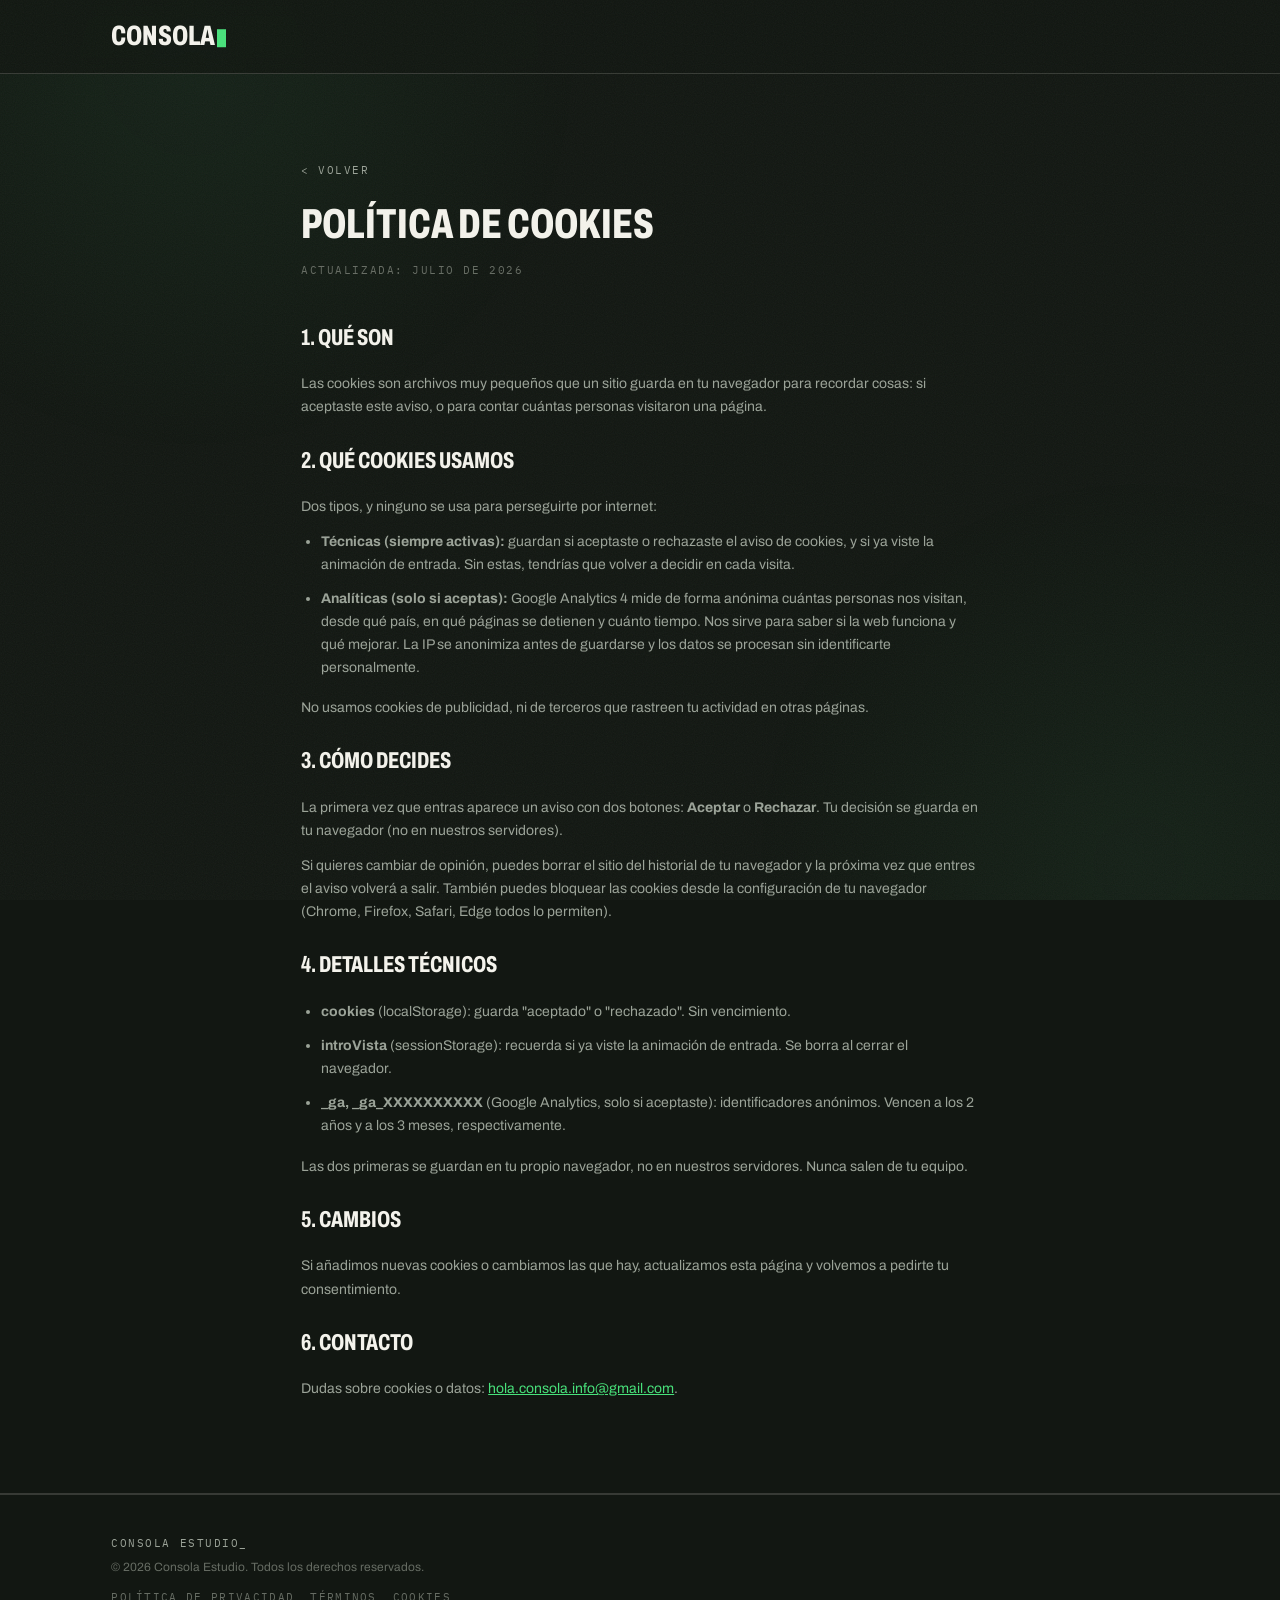
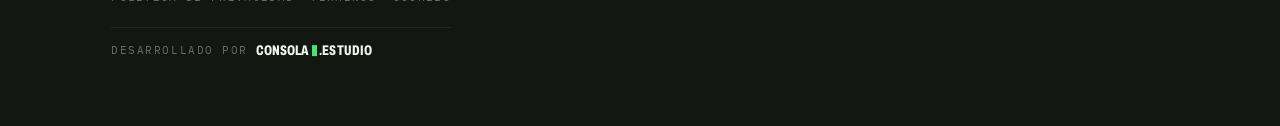
<file: cookies.html>
<!DOCTYPE html>
<html lang="es">
<head>
<meta charset="UTF-8">
<meta name="viewport" content="width=device-width, initial-scale=1.0">
<title>Política de cookies | Consola Estudio</title>
<meta name="description" content="Qué cookies usamos, para qué, y cómo puedes activarlas o desactivarlas.">
<meta name="theme-color" content="#121712">
<link rel="stylesheet" href="estilos.css?v=12">
<link rel="icon" href="data:image/svg+xml,<svg xmlns='http://www.w3.org/2000/svg' viewBox='0 0 32 32'><rect width='32' height='32' fill='%23121712'/><rect x='9' y='8' width='14' height='16' fill='%2348E27B'/></svg>">
</head>
<body>

<div class="fondo-vivo" aria-hidden="true"><i></i><i></i></div>

<nav class="nav" aria-label="Principal">
  <div class="wrap">
    <a class="logo" href="index.html">CONSOLA<span class="cursor vivo" aria-hidden="true"></span></a>
  </div>
</nav>

<main class="legal">
  <section>
    <div class="wrap">
      <a href="index.html" class="volver">&lt; volver</a>
      <h1>Política de cookies</h1>
      <p class="actualizado">Actualizada: julio de 2026</p>

      <h2>1. Qué son</h2>
      <p>Las cookies son archivos muy pequeños que un sitio guarda en tu navegador para recordar cosas: si aceptaste este aviso, o para contar cuántas personas visitaron una página.</p>

      <h2>2. Qué cookies usamos</h2>
      <p>Dos tipos, y ninguno se usa para perseguirte por internet:</p>
      <ul>
        <li><b>Técnicas (siempre activas):</b> guardan si aceptaste o rechazaste el aviso de cookies, y si ya viste la animación de entrada. Sin estas, tendrías que volver a decidir en cada visita.</li>
        <li><b>Analíticas (solo si aceptas):</b> Google Analytics 4 mide de forma anónima cuántas personas nos visitan, desde qué país, en qué páginas se detienen y cuánto tiempo. Nos sirve para saber si la web funciona y qué mejorar. La IP se anonimiza antes de guardarse y los datos se procesan sin identificarte personalmente.</li>
      </ul>
      <p>No usamos cookies de publicidad, ni de terceros que rastreen tu actividad en otras páginas.</p>

      <h2>3. Cómo decides</h2>
      <p>La primera vez que entras aparece un aviso con dos botones: <b>Aceptar</b> o <b>Rechazar</b>. Tu decisión se guarda en tu navegador (no en nuestros servidores).</p>
      <p>Si quieres cambiar de opinión, puedes borrar el sitio del historial de tu navegador y la próxima vez que entres el aviso volverá a salir. También puedes bloquear las cookies desde la configuración de tu navegador (Chrome, Firefox, Safari, Edge todos lo permiten).</p>

      <h2>4. Detalles técnicos</h2>
      <ul>
        <li><b>cookies</b> (localStorage): guarda "aceptado" o "rechazado". Sin vencimiento.</li>
        <li><b>introVista</b> (sessionStorage): recuerda si ya viste la animación de entrada. Se borra al cerrar el navegador.</li>
        <li><b>_ga, _ga_XXXXXXXXXX</b> (Google Analytics, solo si aceptaste): identificadores anónimos. Vencen a los 2 años y a los 3 meses, respectivamente.</li>
      </ul>
      <p>Las dos primeras se guardan en tu propio navegador, no en nuestros servidores. Nunca salen de tu equipo.</p>

      <h2>5. Cambios</h2>
      <p>Si añadimos nuevas cookies o cambiamos las que hay, actualizamos esta página y volvemos a pedirte tu consentimiento.</p>

      <h2>6. Contacto</h2>
      <p>Dudas sobre cookies o datos: <a href="mailto:hola.consola.info@gmail.com">hola.consola.info@gmail.com</a>.</p>
    </div>
  </section>
</main>

<footer>
  <div class="wrap">
    <div class="footer-info">
      <span class="mono">Consola Estudio_</span>
      <span class="footer-copy">&copy; 2026 Consola Estudio. Todos los derechos reservados.</span>
      <div class="footer-legales">
        <a href="politica-privacidad.html">Política de privacidad</a>
        <a href="terminos.html">Términos</a>
        <a href="cookies.html">Cookies</a>
      </div>
      <div class="footer-firma">
        <span class="mono">Desarrollado por</span>
        <a class="firma-consola" href="index.html">CONSOLA<span class="cursor" aria-hidden="true"></span>.estudio</a>
      </div>
    </div>
  </div>
</footer>

</body>
</html>
</file>
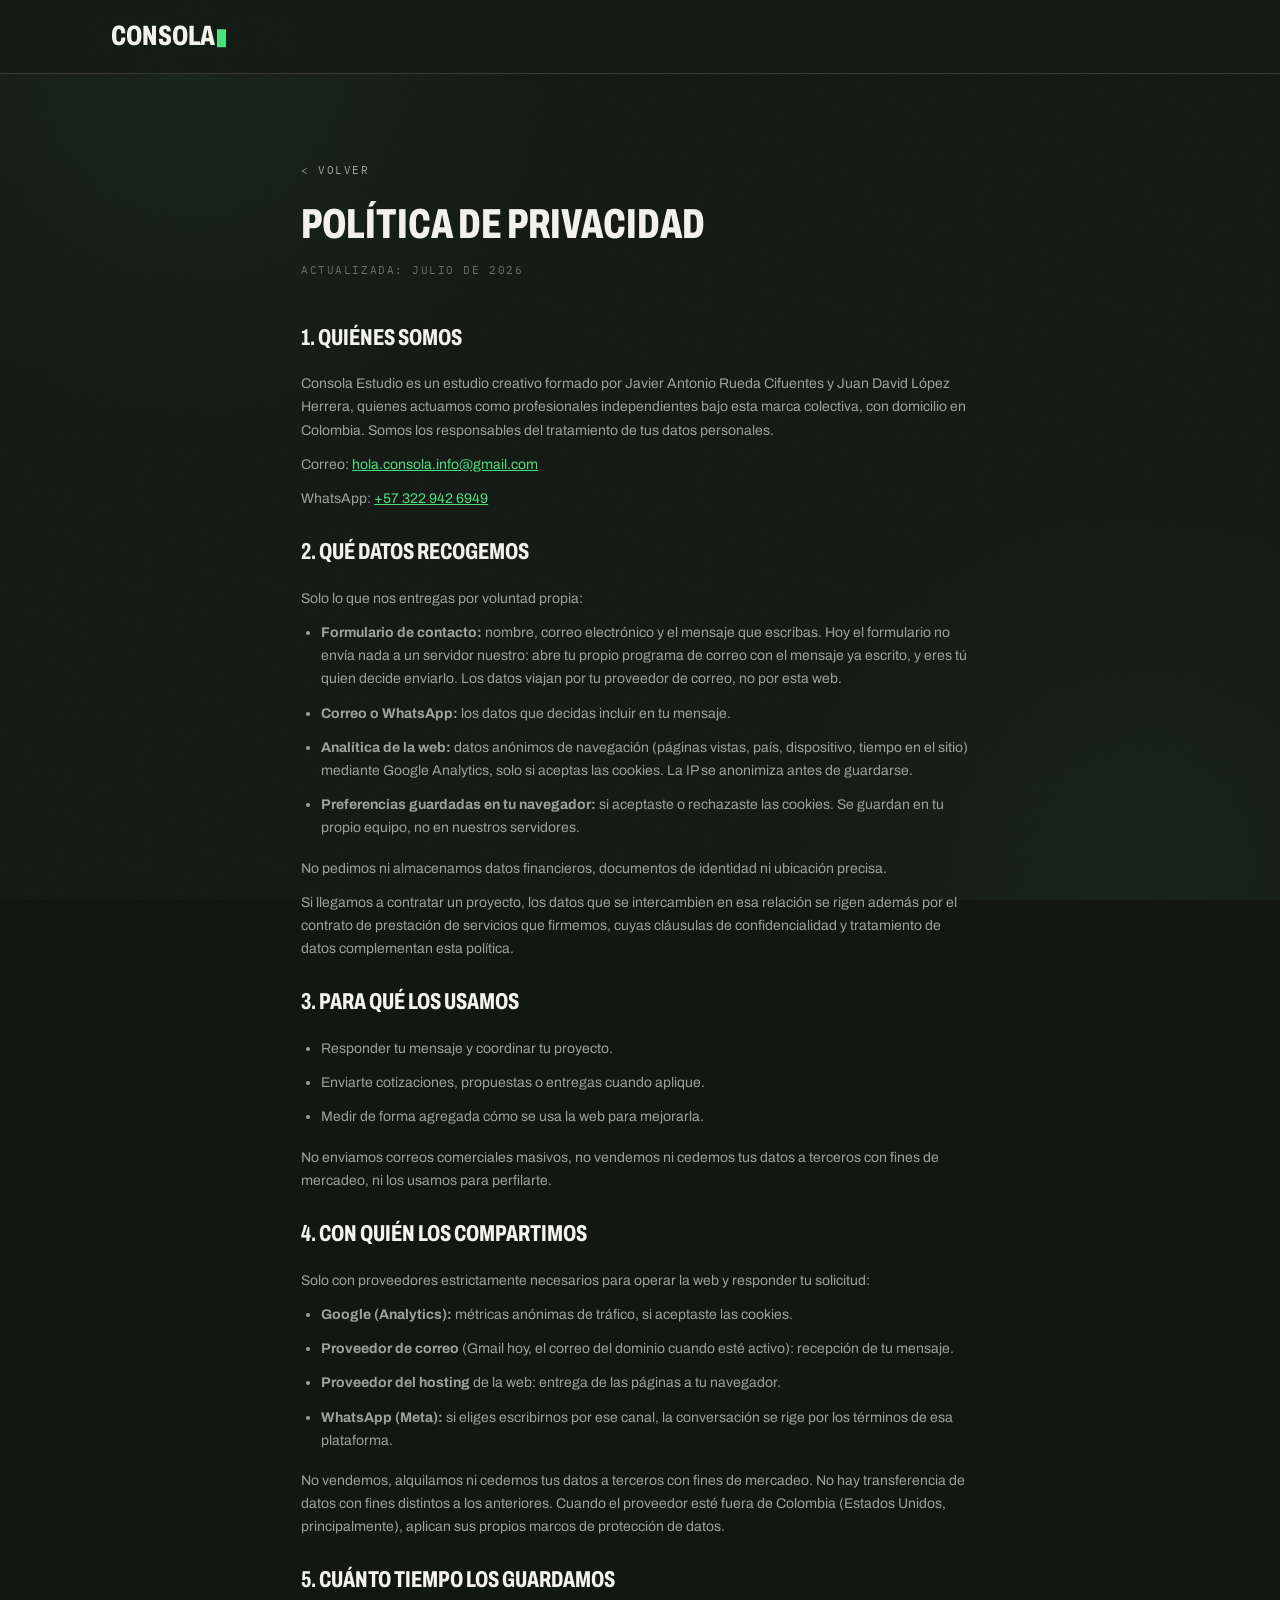
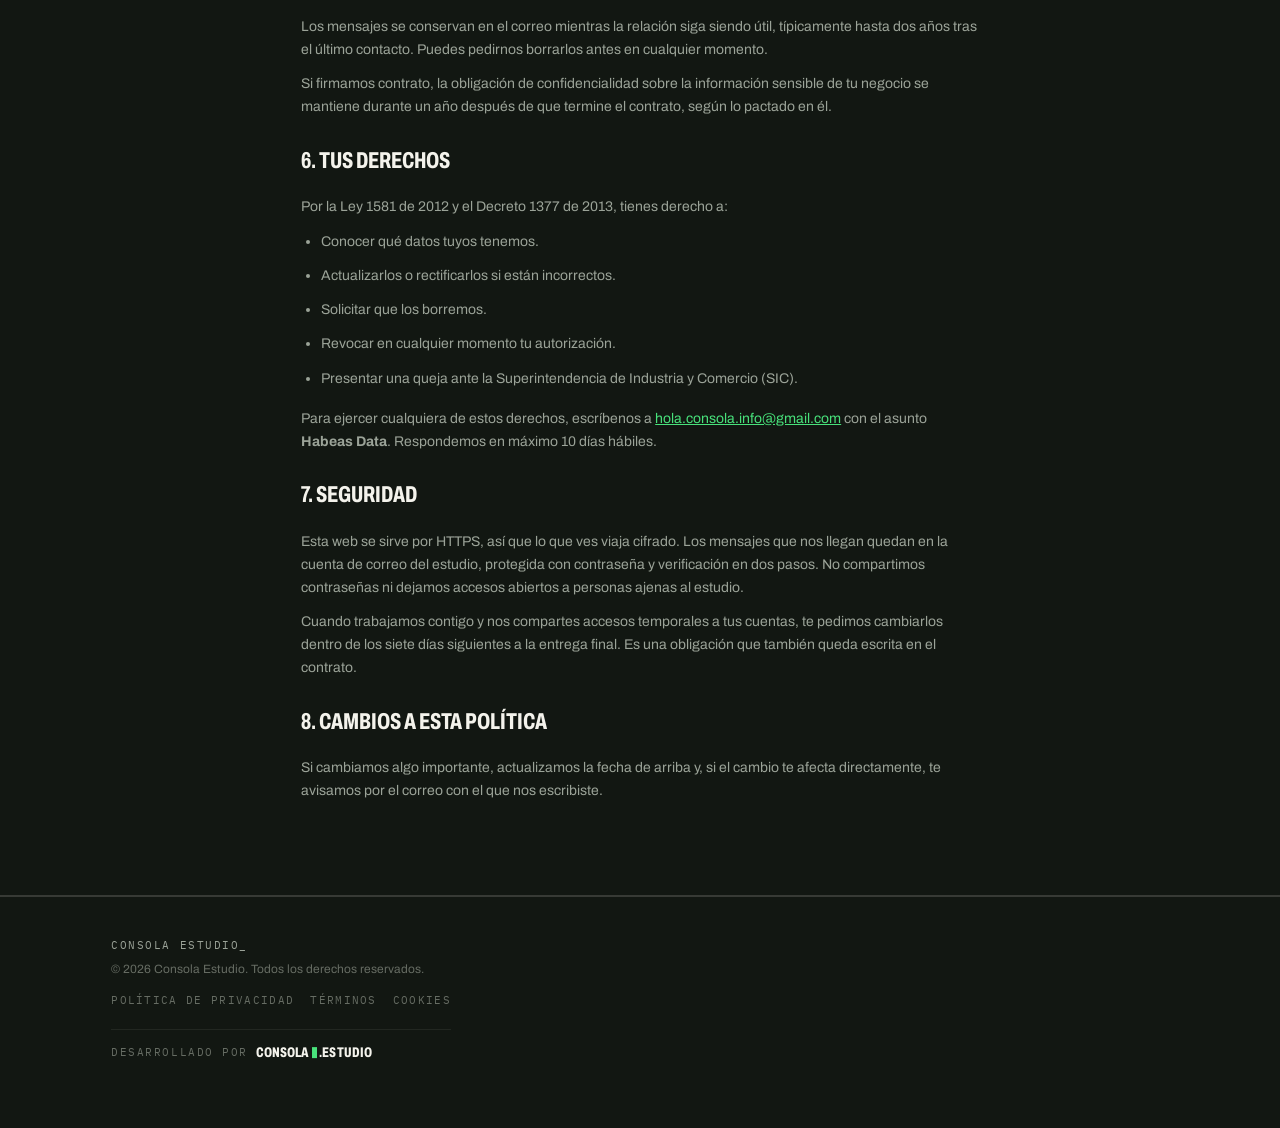
<file: politica-privacidad.html>
<!DOCTYPE html>
<html lang="es">
<head>
<meta charset="UTF-8">
<meta name="viewport" content="width=device-width, initial-scale=1.0">
<title>Política de privacidad | Consola Estudio</title>
<meta name="description" content="Cómo tratamos los datos que nos envías por el formulario, por correo o por WhatsApp. Ley 1581 de 2012 (Colombia).">
<meta name="theme-color" content="#121712">
<link rel="stylesheet" href="estilos.css?v=12">
<link rel="icon" href="data:image/svg+xml,<svg xmlns='http://www.w3.org/2000/svg' viewBox='0 0 32 32'><rect width='32' height='32' fill='%23121712'/><rect x='9' y='8' width='14' height='16' fill='%2348E27B'/></svg>">
</head>
<body>

<div class="fondo-vivo" aria-hidden="true"><i></i><i></i></div>

<nav class="nav" aria-label="Principal">
  <div class="wrap">
    <a class="logo" href="index.html">CONSOLA<span class="cursor vivo" aria-hidden="true"></span></a>
  </div>
</nav>

<main class="legal">
  <section>
    <div class="wrap">
      <a href="index.html" class="volver">&lt; volver</a>
      <h1>Política de privacidad</h1>
      <p class="actualizado">Actualizada: julio de 2026</p>

      <h2>1. Quiénes somos</h2>
      <p>Consola Estudio es un estudio creativo formado por Javier Antonio Rueda Cifuentes y Juan David López Herrera, quienes actuamos como profesionales independientes bajo esta marca colectiva, con domicilio en Colombia. Somos los responsables del tratamiento de tus datos personales.</p>
      <p>Correo: <a href="mailto:hola.consola.info@gmail.com">hola.consola.info@gmail.com</a></p>
      <p>WhatsApp: <a href="https://wa.me/573229426949">+57 322 942 6949</a></p>

      <h2>2. Qué datos recogemos</h2>
      <p>Solo lo que nos entregas por voluntad propia:</p>
      <ul>
        <li><b>Formulario de contacto:</b> nombre, correo electrónico y el mensaje que escribas. Hoy el formulario no envía nada a un servidor nuestro: abre tu propio programa de correo con el mensaje ya escrito, y eres tú quien decide enviarlo. Los datos viajan por tu proveedor de correo, no por esta web.</li>
        <li><b>Correo o WhatsApp:</b> los datos que decidas incluir en tu mensaje.</li>
        <li><b>Analítica de la web:</b> datos anónimos de navegación (páginas vistas, país, dispositivo, tiempo en el sitio) mediante Google Analytics, solo si aceptas las cookies. La IP se anonimiza antes de guardarse.</li>
        <li><b>Preferencias guardadas en tu navegador:</b> si aceptaste o rechazaste las cookies. Se guardan en tu propio equipo, no en nuestros servidores.</li>
      </ul>
      <p>No pedimos ni almacenamos datos financieros, documentos de identidad ni ubicación precisa.</p>
      <p>Si llegamos a contratar un proyecto, los datos que se intercambien en esa relación se rigen además por el contrato de prestación de servicios que firmemos, cuyas cláusulas de confidencialidad y tratamiento de datos complementan esta política.</p>

      <h2>3. Para qué los usamos</h2>
      <ul>
        <li>Responder tu mensaje y coordinar tu proyecto.</li>
        <li>Enviarte cotizaciones, propuestas o entregas cuando aplique.</li>
        <li>Medir de forma agregada cómo se usa la web para mejorarla.</li>
      </ul>
      <p>No enviamos correos comerciales masivos, no vendemos ni cedemos tus datos a terceros con fines de mercadeo, ni los usamos para perfilarte.</p>

      <h2>4. Con quién los compartimos</h2>
      <p>Solo con proveedores estrictamente necesarios para operar la web y responder tu solicitud:</p>
      <ul>
        <li><b>Google (Analytics):</b> métricas anónimas de tráfico, si aceptaste las cookies.</li>
        <li><b>Proveedor de correo</b> (Gmail hoy, el correo del dominio cuando esté activo): recepción de tu mensaje.</li>
        <li><b>Proveedor del hosting</b> de la web: entrega de las páginas a tu navegador.</li>
        <li><b>WhatsApp (Meta):</b> si eliges escribirnos por ese canal, la conversación se rige por los términos de esa plataforma.</li>
        <!-- ACTIVAR JUNTO CON LA CLAVE DE WEB3FORMS EN consola.js:
             quitar los comentarios de la línea de abajo y borrar del punto 2
             el texto que dice que el formulario abre tu programa de correo.
        <li><b>Web3Forms:</b> recibe lo que escribes en el formulario y nos lo reenvía por correo. No almacena los mensajes.</li>
        -->
      </ul>
      <p>No vendemos, alquilamos ni cedemos tus datos a terceros con fines de mercadeo. No hay transferencia de datos con fines distintos a los anteriores. Cuando el proveedor esté fuera de Colombia (Estados Unidos, principalmente), aplican sus propios marcos de protección de datos.</p>

      <h2>5. Cuánto tiempo los guardamos</h2>
      <p>Los mensajes se conservan en el correo mientras la relación siga siendo útil, típicamente hasta dos años tras el último contacto. Puedes pedirnos borrarlos antes en cualquier momento.</p>
      <p>Si firmamos contrato, la obligación de confidencialidad sobre la información sensible de tu negocio se mantiene durante un año después de que termine el contrato, según lo pactado en él.</p>

      <h2>6. Tus derechos</h2>
      <p>Por la Ley 1581 de 2012 y el Decreto 1377 de 2013, tienes derecho a:</p>
      <ul>
        <li>Conocer qué datos tuyos tenemos.</li>
        <li>Actualizarlos o rectificarlos si están incorrectos.</li>
        <li>Solicitar que los borremos.</li>
        <li>Revocar en cualquier momento tu autorización.</li>
        <li>Presentar una queja ante la Superintendencia de Industria y Comercio (SIC).</li>
      </ul>
      <p>Para ejercer cualquiera de estos derechos, escríbenos a <a href="mailto:hola.consola.info@gmail.com">hola.consola.info@gmail.com</a> con el asunto <b>Habeas Data</b>. Respondemos en máximo 10 días hábiles.</p>

      <h2>7. Seguridad</h2>
      <p>Esta web se sirve por HTTPS, así que lo que ves viaja cifrado. Los mensajes que nos llegan quedan en la cuenta de correo del estudio, protegida con contraseña y verificación en dos pasos. No compartimos contraseñas ni dejamos accesos abiertos a personas ajenas al estudio.</p>
      <p>Cuando trabajamos contigo y nos compartes accesos temporales a tus cuentas, te pedimos cambiarlos dentro de los siete días siguientes a la entrega final. Es una obligación que también queda escrita en el contrato.</p>

      <h2>8. Cambios a esta política</h2>
      <p>Si cambiamos algo importante, actualizamos la fecha de arriba y, si el cambio te afecta directamente, te avisamos por el correo con el que nos escribiste.</p>
    </div>
  </section>
</main>

<footer>
  <div class="wrap">
    <div class="footer-info">
      <span class="mono">Consola Estudio_</span>
      <span class="footer-copy">&copy; 2026 Consola Estudio. Todos los derechos reservados.</span>
      <div class="footer-legales">
        <a href="politica-privacidad.html">Política de privacidad</a>
        <a href="terminos.html">Términos</a>
        <a href="cookies.html">Cookies</a>
      </div>
      <div class="footer-firma">
        <span class="mono">Desarrollado por</span>
        <a class="firma-consola" href="index.html">CONSOLA<span class="cursor" aria-hidden="true"></span>.estudio</a>
      </div>
    </div>
  </div>
</footer>

</body>
</html>
</file>
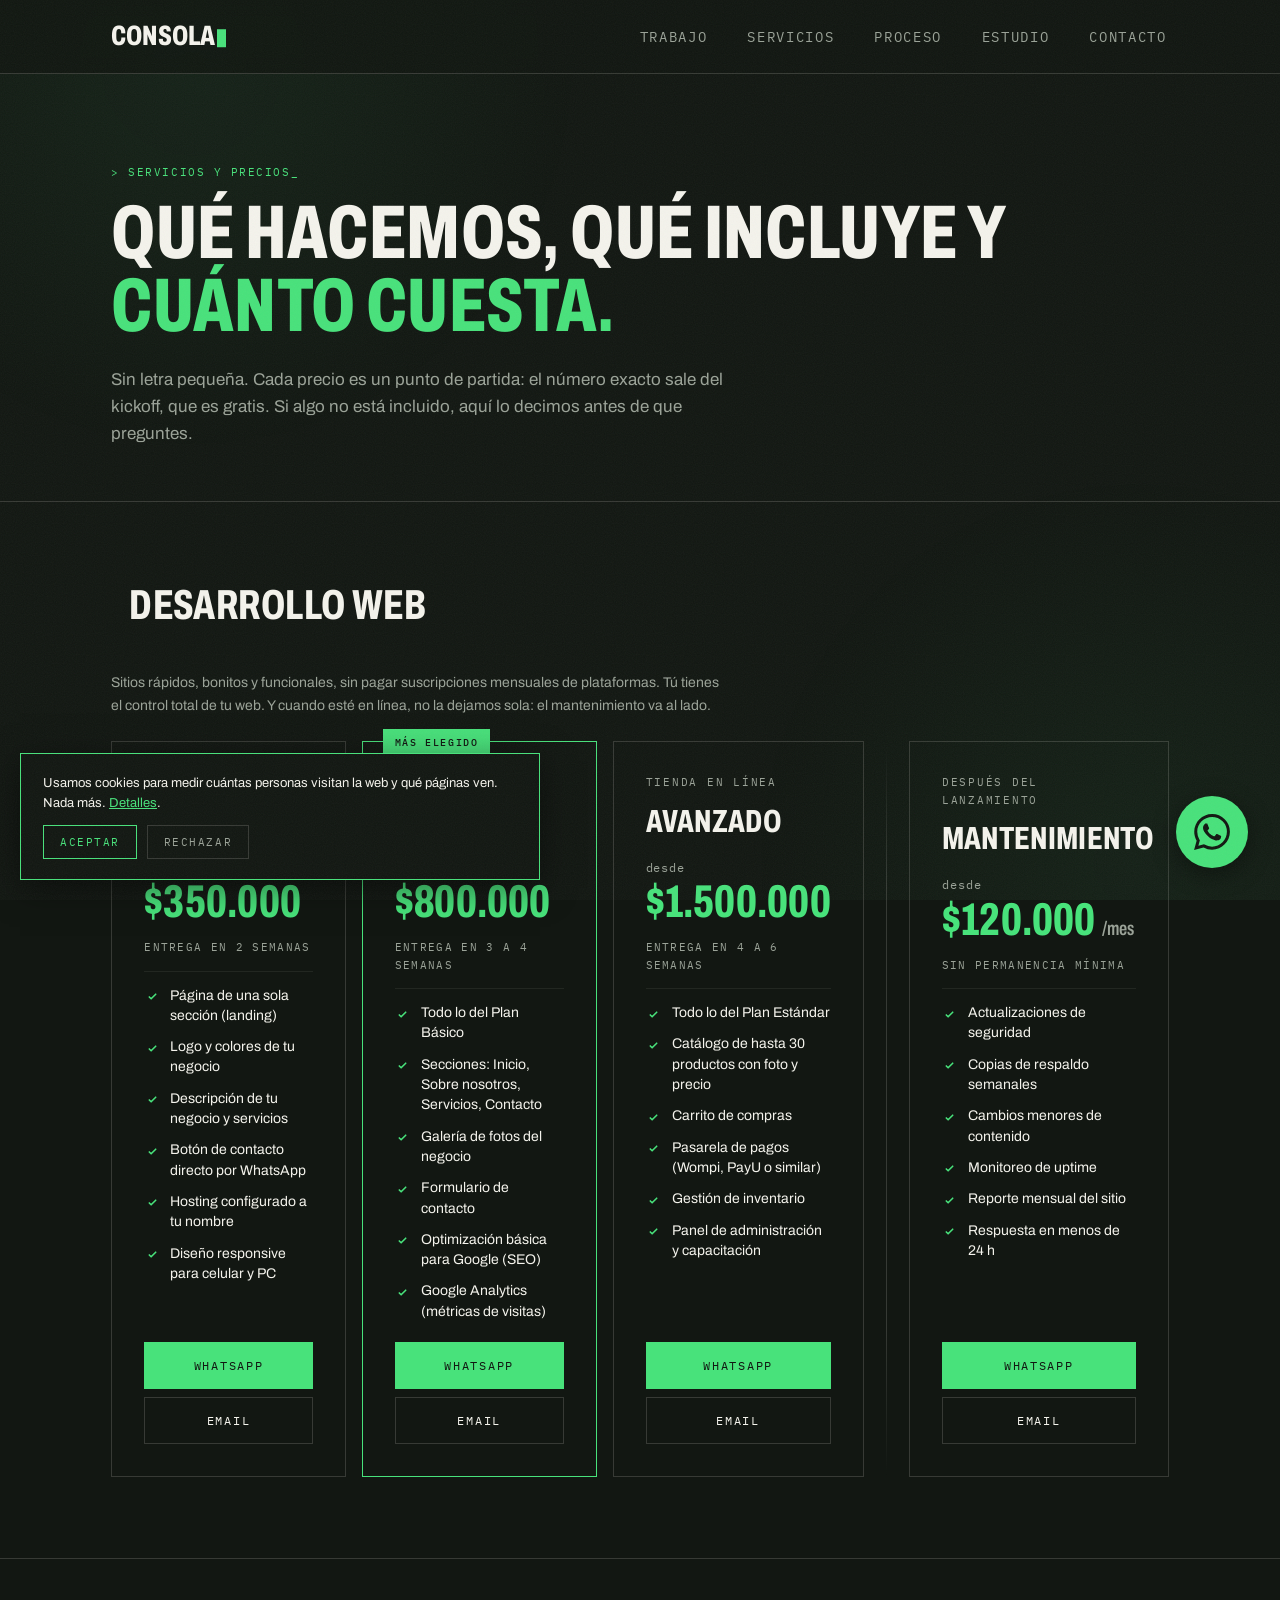
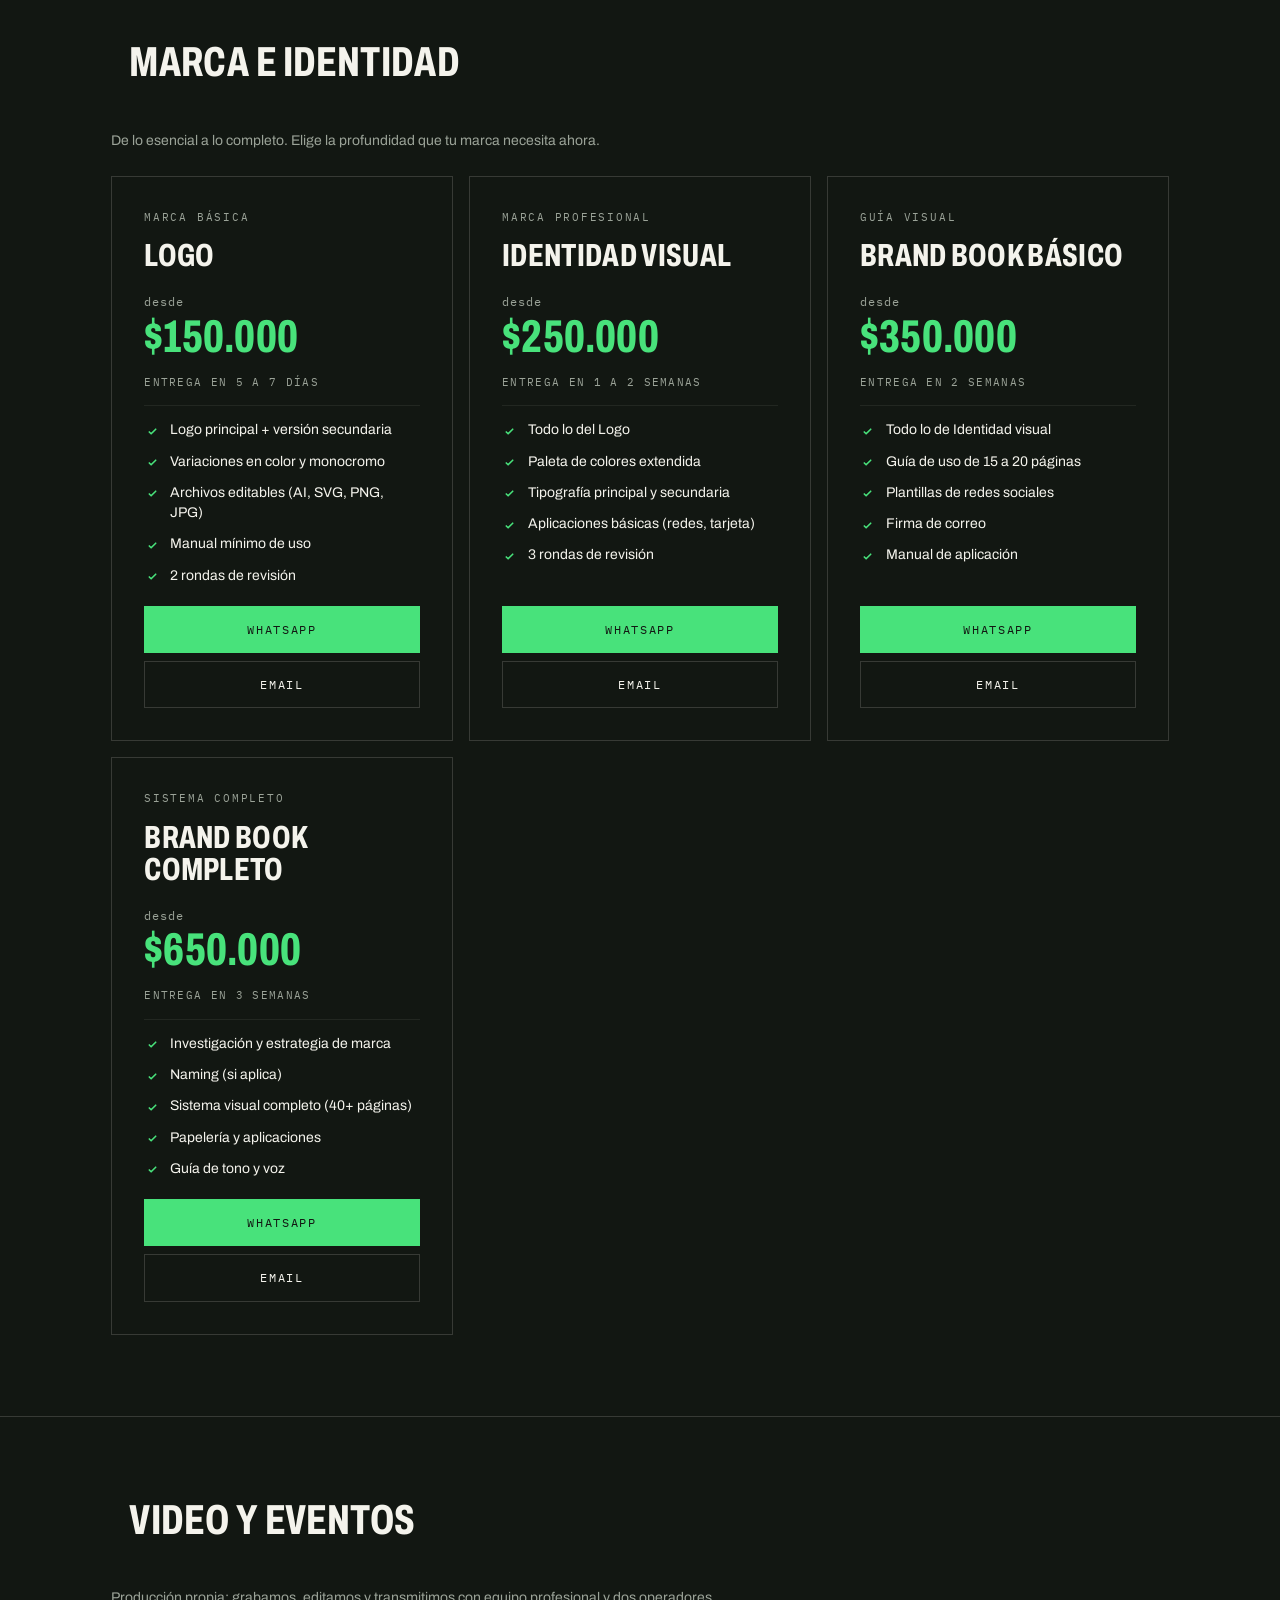
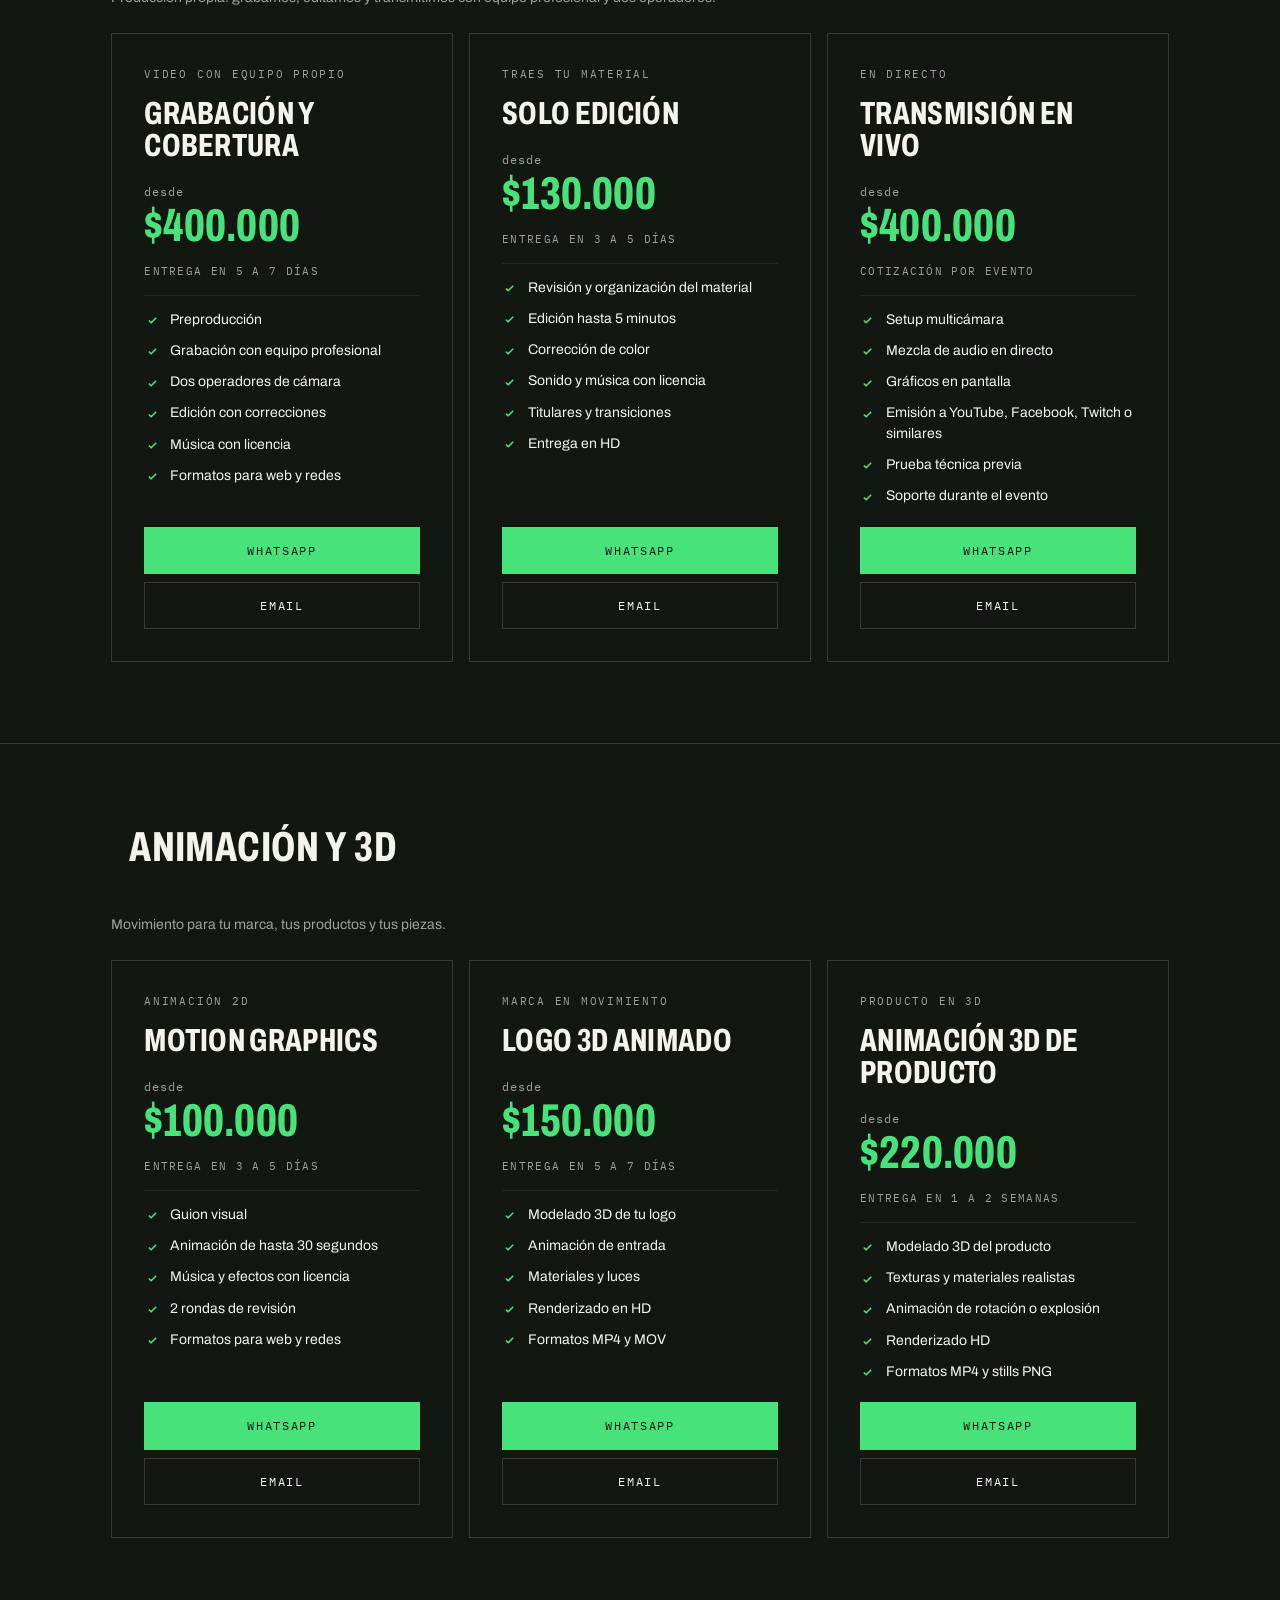
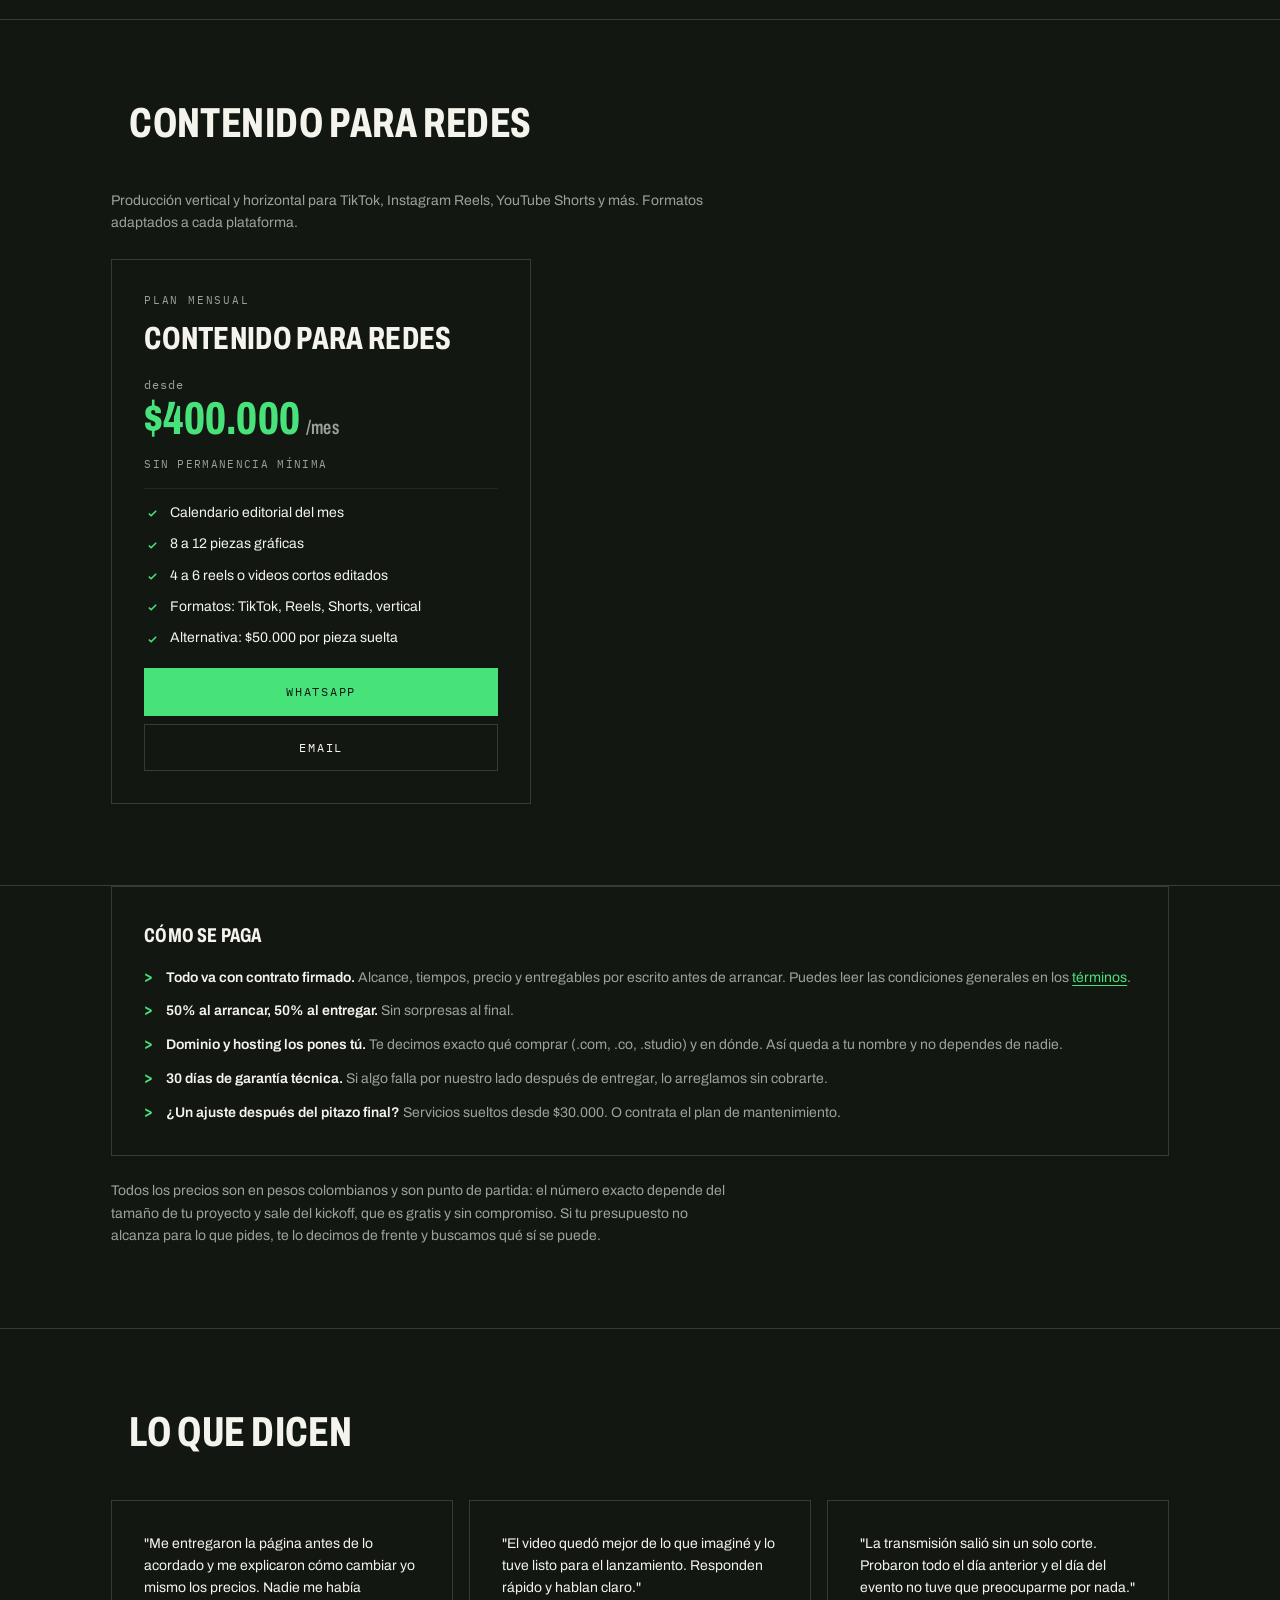
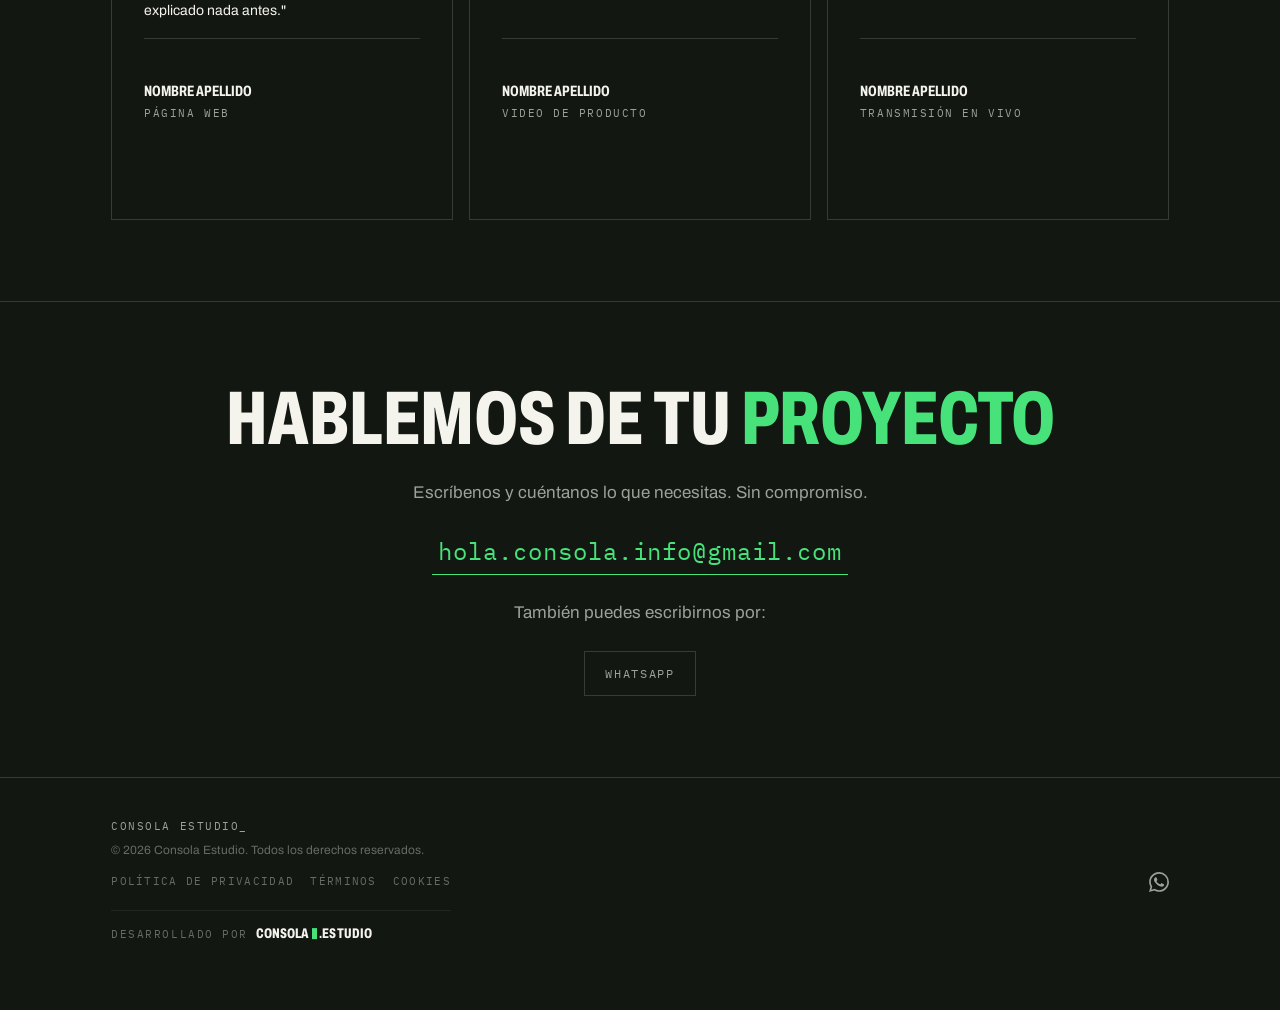
<file: servicios.html>
<!DOCTYPE html>
<html lang="es">
<head>
<meta charset="UTF-8">
<meta name="viewport" content="width=device-width, initial-scale=1.0">
<title>Servicios y precios | Consola.Estudio</title>
<meta name="description" content="Qué hacemos, qué incluye cada servicio y cuánto cuesta. Web, tiendas, marca, video, eventos, transmisiones y soporte. Precios claros desde el arranque.">
<meta property="og:title" content="Servicios y precios | Consola Estudio">
<meta property="og:description" content="Qué hacemos, qué incluye y cuánto cuesta. Sin letra pequeña.">
<meta name="theme-color" content="#121712">
<!-- Analítica: ver comentario extenso en index.html -->
<script>
  window.dataLayer=window.dataLayer||[];
  function gtag(){dataLayer.push(arguments)}
  gtag('consent','default',{
    ad_storage:'denied',ad_user_data:'denied',ad_personalization:'denied',
    analytics_storage:'denied',functionality_storage:'granted',security_storage:'granted'
  });
  gtag('js',new Date());
  gtag('config','G-XXXXXXXXXX',{anonymize_ip:true});
</script>
<script async src="https://www.googletagmanager.com/gtag/js?id=G-XXXXXXXXXX"></script>
<link rel="stylesheet" href="estilos.css?v=12">
<link rel="icon" href="data:image/svg+xml,<svg xmlns='http://www.w3.org/2000/svg' viewBox='0 0 32 32'><rect width='32' height='32' fill='%23121712'/><rect x='9' y='8' width='14' height='16' fill='%2348E27B'/></svg>">
</head>
<body>

<!-- Iconos de redes (sprite reutilizable) -->
<svg style="display:none" aria-hidden="true" xmlns="http://www.w3.org/2000/svg">
  <symbol id="i-whatsapp" viewBox="0 0 24 24"><path d="M17.472 14.382c-.297-.149-1.758-.867-2.03-.967-.273-.099-.471-.148-.67.15-.197.297-.767.966-.94 1.164-.173.199-.347.223-.644.075-.297-.15-1.255-.463-2.39-1.475-.883-.788-1.48-1.761-1.653-2.059-.173-.297-.018-.458.13-.606.134-.133.298-.347.446-.52.149-.174.198-.298.298-.497.099-.198.05-.371-.025-.52-.075-.149-.669-1.612-.916-2.207-.242-.579-.487-.5-.669-.51-.173-.008-.371-.01-.57-.01-.198 0-.52.074-.792.372-.272.297-1.04 1.016-1.04 2.479 0 1.462 1.065 2.875 1.213 3.074.149.198 2.096 3.2 5.077 4.487.709.306 1.262.489 1.694.625.712.227 1.36.195 1.871.118.571-.085 1.758-.719 2.006-1.413.248-.694.248-1.289.173-1.413-.074-.124-.272-.198-.57-.347m-5.421 7.403h-.004a9.87 9.87 0 01-5.031-1.378l-.361-.214-3.741.982.998-3.648-.235-.374a9.86 9.86 0 01-1.51-5.26c.001-5.45 4.436-9.884 9.888-9.884 2.64 0 5.122 1.03 6.988 2.898a9.825 9.825 0 012.893 6.994c-.003 5.45-4.437 9.884-9.885 9.884m8.413-18.297A11.815 11.815 0 0012.05 0C5.495 0 .16 5.335.157 11.892c0 2.096.547 4.142 1.588 5.945L.057 24l6.305-1.654a11.882 11.882 0 005.683 1.448h.005c6.554 0 11.89-5.335 11.893-11.893a11.821 11.821 0 00-3.48-8.413z"/></symbol>
  <symbol id="i-instagram" viewBox="0 0 24 24"><path d="M12 2.163c3.204 0 3.584.012 4.85.07 3.252.148 4.771 1.691 4.919 4.919.058 1.265.069 1.645.069 4.849 0 3.205-.012 3.584-.069 4.849-.149 3.225-1.664 4.771-4.919 4.919-1.266.058-1.644.07-4.85.07-3.204 0-3.584-.012-4.849-.07-3.26-.149-4.771-1.699-4.919-4.92-.058-1.265-.07-1.644-.07-4.849 0-3.204.013-3.583.07-4.849.149-3.227 1.664-4.771 4.919-4.919 1.266-.057 1.645-.069 4.849-.069zM12 0C8.741 0 8.333.014 7.053.072 2.695.272.273 2.69.073 7.052.014 8.333 0 8.741 0 12c0 3.259.014 3.668.072 4.948.2 4.358 2.618 6.78 6.98 6.98C8.333 23.986 8.741 24 12 24c3.259 0 3.668-.014 4.948-.072 4.354-.2 6.782-2.618 6.979-6.98.059-1.28.073-1.689.073-4.948 0-3.259-.014-3.667-.072-4.947-.196-4.354-2.617-6.78-6.979-6.98C15.668.014 15.259 0 12 0zm0 5.838a6.162 6.162 0 100 12.324 6.162 6.162 0 000-12.324zM12 16a4 4 0 110-8 4 4 0 010 8zm6.406-11.845a1.44 1.44 0 100 2.881 1.44 1.44 0 000-2.881z"/></symbol>
  <symbol id="i-tiktok" viewBox="0 0 24 24"><path d="M12.525.02c1.31-.02 2.61-.01 3.91-.02.08 1.53.63 3.09 1.75 4.17 1.12 1.11 2.7 1.62 4.24 1.79v4.03c-1.44-.05-2.89-.35-4.2-.97-.57-.26-1.1-.59-1.62-.93-.01 2.92.01 5.84-.02 8.75-.08 1.4-.54 2.79-1.35 3.94-1.31 1.92-3.58 3.17-5.91 3.21-1.43.08-2.86-.31-4.08-1.03-2.02-1.19-3.44-3.37-3.65-5.71-.02-.5-.03-1-.01-1.49.18-1.9 1.12-3.72 2.58-4.96 1.66-1.44 3.98-2.13 6.15-1.72.02 1.48-.04 2.96-.04 4.44-.99-.32-2.15-.23-3.02.37-.63.41-1.11 1.04-1.36 1.75-.21.51-.15 1.07-.14 1.61.24 1.64 1.82 3.02 3.5 2.87 1.12-.01 2.19-.66 2.77-1.61.19-.33.4-.67.41-1.06.1-1.79.06-3.57.07-5.36.01-4.03-.01-8.05.02-12.07z"/></symbol>
  <symbol id="i-facebook" viewBox="0 0 24 24"><path d="M24 12.073c0-6.627-5.373-12-12-12s-12 5.373-12 12c0 5.99 4.388 10.954 10.125 11.854v-8.385H7.078v-3.47h3.047V9.43c0-3.007 1.792-4.669 4.533-4.669 1.312 0 2.686.235 2.686.235v2.953H15.83c-1.491 0-1.956.925-1.956 1.874v2.25h3.328l-.532 3.47h-2.796v8.385C19.612 23.027 24 18.062 24 12.073z"/></symbol>
  <symbol id="i-youtube" viewBox="0 0 24 24"><path d="M23.498 6.186a3.016 3.016 0 00-2.122-2.136C19.505 3.545 12 3.545 12 3.545s-7.505 0-9.377.505A3.017 3.017 0 00.502 6.186C0 8.07 0 12 0 12s0 3.93.502 5.814a3.016 3.016 0 002.122 2.136c1.871.505 9.376.505 9.376.505s7.505 0 9.377-.505a3.015 3.015 0 002.122-2.136C24 15.93 24 12 24 12s0-3.93-.502-5.814zM9.545 15.568V8.432L15.818 12l-6.273 3.568z"/></symbol>
</svg>

<div class="fondo-vivo" aria-hidden="true"><i></i><i></i></div>

<nav class="nav" aria-label="Principal">
  <div class="wrap">
    <a class="logo" href="index.html">CONSOLA<span class="cursor vivo" aria-hidden="true"></span></a>
    <button class="menu-btn" data-menu-btn aria-expanded="false" aria-controls="menu-principal" aria-label="Menú">
      <i></i><i></i><i></i>
    </button>
    <ul id="menu-principal" data-menu>
      <li><a href="index.html#trabajo" data-i18n="nav_trabajo">Trabajo</a></li>
      <li><a href="servicios.html" data-i18n="nav_servicios">Servicios</a></li>
      <li><a href="index.html#proceso" data-i18n="nav_proceso">Proceso</a></li>
      <li><a href="index.html#estudio" data-i18n="nav_estudio">Estudio</a></li>
      <li><a href="#hablemos" data-i18n="nav_contacto">Contacto</a></li>
    </ul>
  </div>
</nav>

<header class="pagina-hero">
  <div class="wrap">
    <p class="kicker mono rv" data-i18n="servicios_kicker">&gt; servicios y precios_</p>
    <h1 class="rv" data-i18n-html="servicios_h1">Qué hacemos, qué incluye y <em style="font-style:normal;color:var(--terminal)">cuánto cuesta.</em></h1>
    <p class="sub rv" data-i18n="servicios_sub">Sin letra pequeña. Cada precio es un punto de partida: el número exacto sale del kickoff, que es gratis. Si algo no está incluido, aquí lo decimos antes de que preguntes.</p>
  </div>
</header>

<main>

<!-- =================================================================
     CATÁLOGO NUEVO — julio 2026
     Sin data-i18n en el contenido nuevo por ahora (traducimos cuando
     Javier confirme la estructura y precios definitivos).
     PRECIOS DE EJEMPLO: ajustar antes de publicar.
     WhatsApp: los enlaces prellenan el mensaje con el nombre del pack.
     ================================================================= -->

<section id="desarrollo-web">
  <div class="wrap">
    <div class="sec-head rv"><span class="num"></span><h2>Desarrollo web</h2></div>
    <p class="sec-intro rv">Sitios rápidos, bonitos y funcionales, sin pagar suscripciones mensuales de plataformas. Tú tienes el control total de tu web. Y cuando esté en línea, no la dejamos sola: el mantenimiento va al lado.</p>

    <div class="packs con-divisor">
      <article class="pack rv">
        <span class="kicker">Presencia digital</span>
        <h3>Básico</h3>
        <div class="precio"><span class="desde">desde</span><span class="valor">$350.000</span></div>
        <p class="entrega">Entrega en 2 semanas</p>
        <ul>
          <li>Página de una sola sección (landing)</li>
          <li>Logo y colores de tu negocio</li>
          <li>Descripción de tu negocio y servicios</li>
          <li>Botón de contacto directo por WhatsApp</li>
          <li>Hosting configurado a tu nombre</li>
          <li>Diseño responsive para celular y PC</li>
        </ul>
        <div class="acciones-pack">
          <a class="btn-consulta" href="https://wa.me/573229426949?text=Hola,%20me%20interesa%20el%20plan%20Básico%20de%20desarrollo%20web" target="_blank" rel="noopener">WhatsApp</a>
          <a class="btn-email" href="mailto:hola.consola.info@gmail.com?subject=Plan%20Básico%20-%20Desarrollo%20web">Email</a>
        </div>
      </article>

      <article class="pack rv destacado">
        <span class="pack-badge">Más elegido</span>
        <span class="kicker">Web completa</span>
        <h3>Estándar</h3>
        <div class="precio"><span class="desde">desde</span><span class="valor">$800.000</span></div>
        <p class="entrega">Entrega en 3 a 4 semanas</p>
        <ul>
          <li>Todo lo del Plan Básico</li>
          <li>Secciones: Inicio, Sobre nosotros, Servicios, Contacto</li>
          <li>Galería de fotos del negocio</li>
          <li>Formulario de contacto</li>
          <li>Optimización básica para Google (SEO)</li>
          <li>Google Analytics (métricas de visitas)</li>
        </ul>
        <div class="acciones-pack">
          <a class="btn-consulta" href="https://wa.me/573229426949?text=Hola,%20me%20interesa%20el%20plan%20Estándar%20de%20desarrollo%20web" target="_blank" rel="noopener">WhatsApp</a>
          <a class="btn-email" href="mailto:hola.consola.info@gmail.com?subject=Plan%20Estándar%20-%20Desarrollo%20web">Email</a>
        </div>
      </article>

      <article class="pack rv">
        <span class="kicker">Tienda en línea</span>
        <h3>Avanzado</h3>
        <div class="precio"><span class="desde">desde</span><span class="valor">$1.500.000</span></div>
        <p class="entrega">Entrega en 4 a 6 semanas</p>
        <ul>
          <li>Todo lo del Plan Estándar</li>
          <li>Catálogo de hasta 30 productos con foto y precio</li>
          <li>Carrito de compras</li>
          <li>Pasarela de pagos (Wompi, PayU o similar)</li>
          <li>Gestión de inventario</li>
          <li>Panel de administración y capacitación</li>
        </ul>
        <div class="acciones-pack">
          <a class="btn-consulta" href="https://wa.me/573229426949?text=Hola,%20me%20interesa%20el%20plan%20Avanzado%20de%20desarrollo%20web" target="_blank" rel="noopener">WhatsApp</a>
          <a class="btn-email" href="mailto:hola.consola.info@gmail.com?subject=Plan%20Avanzado%20-%20Desarrollo%20web">Email</a>
        </div>
      </article>

      <div class="pack-divisor" aria-hidden="true"></div>

      <article class="pack rv">
        <span class="kicker">Después del lanzamiento</span>
        <h3>Mantenimiento</h3>
        <div class="precio"><span class="desde">desde</span><span class="valor">$120.000<small>/mes</small></span></div>
        <p class="entrega">Sin permanencia mínima</p>
        <ul>
          <li>Actualizaciones de seguridad</li>
          <li>Copias de respaldo semanales</li>
          <li>Cambios menores de contenido</li>
          <li>Monitoreo de uptime</li>
          <li>Reporte mensual del sitio</li>
          <li>Respuesta en menos de 24 h</li>
        </ul>
        <div class="acciones-pack">
          <a class="btn-consulta" href="https://wa.me/573229426949?text=Hola,%20me%20interesa%20el%20plan%20de%20Mantenimiento%20web" target="_blank" rel="noopener">WhatsApp</a>
          <a class="btn-email" href="mailto:hola.consola.info@gmail.com?subject=Mantenimiento%20web">Email</a>
        </div>
      </article>
    </div>
  </div>
</section>

<section id="marca">
  <div class="wrap">
    <div class="sec-head rv"><span class="num"></span><h2>Marca e identidad</h2></div>
    <p class="sec-intro rv">De lo esencial a lo completo. Elige la profundidad que tu marca necesita ahora.</p>
    <div class="packs">
      <article class="pack rv">
        <span class="kicker">Marca básica</span>
        <h3>Logo</h3>
        <div class="precio"><span class="desde">desde</span><span class="valor">$150.000</span></div>
        <p class="entrega">Entrega en 5 a 7 días</p>
        <ul>
          <li>Logo principal + versión secundaria</li>
          <li>Variaciones en color y monocromo</li>
          <li>Archivos editables (AI, SVG, PNG, JPG)</li>
          <li>Manual mínimo de uso</li>
          <li>2 rondas de revisión</li>
        </ul>
        <div class="acciones-pack">
          <a class="btn-consulta" href="https://wa.me/573229426949?text=Hola,%20me%20interesa%20el%20servicio%20de%20Logo" target="_blank" rel="noopener">WhatsApp</a>
          <a class="btn-email" href="mailto:hola.consola.info@gmail.com?subject=Diseño%20de%20Logo">Email</a>
        </div>
      </article>

      <article class="pack rv">
        <span class="kicker">Marca profesional</span>
        <h3>Identidad visual</h3>
        <div class="precio"><span class="desde">desde</span><span class="valor">$250.000</span></div>
        <p class="entrega">Entrega en 1 a 2 semanas</p>
        <ul>
          <li>Todo lo del Logo</li>
          <li>Paleta de colores extendida</li>
          <li>Tipografía principal y secundaria</li>
          <li>Aplicaciones básicas (redes, tarjeta)</li>
          <li>3 rondas de revisión</li>
        </ul>
        <div class="acciones-pack">
          <a class="btn-consulta" href="https://wa.me/573229426949?text=Hola,%20me%20interesa%20el%20servicio%20de%20Identidad%20visual" target="_blank" rel="noopener">WhatsApp</a>
          <a class="btn-email" href="mailto:hola.consola.info@gmail.com?subject=Identidad%20visual">Email</a>
        </div>
      </article>

      <article class="pack rv">
        <span class="kicker">Guía visual</span>
        <h3>Brand book básico</h3>
        <div class="precio"><span class="desde">desde</span><span class="valor">$350.000</span></div>
        <p class="entrega">Entrega en 2 semanas</p>
        <ul>
          <li>Todo lo de Identidad visual</li>
          <li>Guía de uso de 15 a 20 páginas</li>
          <li>Plantillas de redes sociales</li>
          <li>Firma de correo</li>
          <li>Manual de aplicación</li>
        </ul>
        <div class="acciones-pack">
          <a class="btn-consulta" href="https://wa.me/573229426949?text=Hola,%20me%20interesa%20el%20Brand%20book%20básico" target="_blank" rel="noopener">WhatsApp</a>
          <a class="btn-email" href="mailto:hola.consola.info@gmail.com?subject=Brand%20book%20básico">Email</a>
        </div>
      </article>

      <article class="pack rv">
        <span class="kicker">Sistema completo</span>
        <h3>Brand book completo</h3>
        <div class="precio"><span class="desde">desde</span><span class="valor">$650.000</span></div>
        <p class="entrega">Entrega en 3 semanas</p>
        <ul>
          <li>Investigación y estrategia de marca</li>
          <li>Naming (si aplica)</li>
          <li>Sistema visual completo (40+ páginas)</li>
          <li>Papelería y aplicaciones</li>
          <li>Guía de tono y voz</li>
        </ul>
        <div class="acciones-pack">
          <a class="btn-consulta" href="https://wa.me/573229426949?text=Hola,%20me%20interesa%20el%20Brand%20book%20completo" target="_blank" rel="noopener">WhatsApp</a>
          <a class="btn-email" href="mailto:hola.consola.info@gmail.com?subject=Brand%20book%20completo">Email</a>
        </div>
      </article>
    </div>
  </div>
</section>

<section id="video">
  <div class="wrap">
    <div class="sec-head rv"><span class="num"></span><h2>Video y eventos</h2></div>
    <p class="sec-intro rv">Producción propia: grabamos, editamos y transmitimos con equipo profesional y dos operadores.</p>
    <div class="packs">
      <article class="pack rv">
        <span class="kicker">Video con equipo propio</span>
        <h3>Grabación y cobertura</h3>
        <div class="precio"><span class="desde">desde</span><span class="valor">$400.000</span></div>
        <p class="entrega">Entrega en 5 a 7 días</p>
        <ul>
          <li>Preproducción</li>
          <li>Grabación con equipo profesional</li>
          <li>Dos operadores de cámara</li>
          <li>Edición con correcciones</li>
          <li>Música con licencia</li>
          <li>Formatos para web y redes</li>
        </ul>
        <div class="acciones-pack">
          <a class="btn-consulta" href="https://wa.me/573229426949?text=Hola,%20me%20interesa%20Grabación%20y%20cobertura%20de%20video" target="_blank" rel="noopener">WhatsApp</a>
          <a class="btn-email" href="mailto:hola.consola.info@gmail.com?subject=Grabación%20y%20cobertura">Email</a>
        </div>
      </article>

      <article class="pack rv">
        <span class="kicker">Traes tu material</span>
        <h3>Solo edición</h3>
        <div class="precio"><span class="desde">desde</span><span class="valor">$130.000</span></div>
        <p class="entrega">Entrega en 3 a 5 días</p>
        <ul>
          <li>Revisión y organización del material</li>
          <li>Edición hasta 5 minutos</li>
          <li>Corrección de color</li>
          <li>Sonido y música con licencia</li>
          <li>Titulares y transiciones</li>
          <li>Entrega en HD</li>
        </ul>
        <div class="acciones-pack">
          <a class="btn-consulta" href="https://wa.me/573229426949?text=Hola,%20me%20interesa%20el%20servicio%20de%20Solo%20edición%20de%20video" target="_blank" rel="noopener">WhatsApp</a>
          <a class="btn-email" href="mailto:hola.consola.info@gmail.com?subject=Solo%20edición%20de%20video">Email</a>
        </div>
      </article>

      <article class="pack rv">
        <span class="kicker">En directo</span>
        <h3>Transmisión en vivo</h3>
        <div class="precio"><span class="desde">desde</span><span class="valor">$400.000</span></div>
        <p class="entrega">Cotización por evento</p>
        <ul>
          <li>Setup multicámara</li>
          <li>Mezcla de audio en directo</li>
          <li>Gráficos en pantalla</li>
          <li>Emisión a YouTube, Facebook, Twitch o similares</li>
          <li>Prueba técnica previa</li>
          <li>Soporte durante el evento</li>
        </ul>
        <div class="acciones-pack">
          <a class="btn-consulta" href="https://wa.me/573229426949?text=Hola,%20me%20interesa%20una%20Transmisión%20en%20vivo" target="_blank" rel="noopener">WhatsApp</a>
          <a class="btn-email" href="mailto:hola.consola.info@gmail.com?subject=Transmisión%20en%20vivo">Email</a>
        </div>
      </article>
    </div>
  </div>
</section>

<section id="animacion">
  <div class="wrap">
    <div class="sec-head rv"><span class="num"></span><h2>Animación y 3D</h2></div>
    <p class="sec-intro rv">Movimiento para tu marca, tus productos y tus piezas.</p>
    <div class="packs">
      <article class="pack rv">
        <span class="kicker">Animación 2D</span>
        <h3>Motion graphics</h3>
        <div class="precio"><span class="desde">desde</span><span class="valor">$100.000</span></div>
        <p class="entrega">Entrega en 3 a 5 días</p>
        <ul>
          <li>Guion visual</li>
          <li>Animación de hasta 30 segundos</li>
          <li>Música y efectos con licencia</li>
          <li>2 rondas de revisión</li>
          <li>Formatos para web y redes</li>
        </ul>
        <div class="acciones-pack">
          <a class="btn-consulta" href="https://wa.me/573229426949?text=Hola,%20me%20interesa%20Motion%20graphics" target="_blank" rel="noopener">WhatsApp</a>
          <a class="btn-email" href="mailto:hola.consola.info@gmail.com?subject=Motion%20graphics">Email</a>
        </div>
      </article>

      <article class="pack rv">
        <span class="kicker">Marca en movimiento</span>
        <h3>Logo 3D animado</h3>
        <div class="precio"><span class="desde">desde</span><span class="valor">$150.000</span></div>
        <p class="entrega">Entrega en 5 a 7 días</p>
        <ul>
          <li>Modelado 3D de tu logo</li>
          <li>Animación de entrada</li>
          <li>Materiales y luces</li>
          <li>Renderizado en HD</li>
          <li>Formatos MP4 y MOV</li>
        </ul>
        <div class="acciones-pack">
          <a class="btn-consulta" href="https://wa.me/573229426949?text=Hola,%20me%20interesa%20un%20Logo%203D%20animado" target="_blank" rel="noopener">WhatsApp</a>
          <a class="btn-email" href="mailto:hola.consola.info@gmail.com?subject=Logo%203D%20animado">Email</a>
        </div>
      </article>

      <article class="pack rv">
        <span class="kicker">Producto en 3D</span>
        <h3>Animación 3D de producto</h3>
        <div class="precio"><span class="desde">desde</span><span class="valor">$220.000</span></div>
        <p class="entrega">Entrega en 1 a 2 semanas</p>
        <ul>
          <li>Modelado 3D del producto</li>
          <li>Texturas y materiales realistas</li>
          <li>Animación de rotación o explosión</li>
          <li>Renderizado HD</li>
          <li>Formatos MP4 y stills PNG</li>
        </ul>
        <div class="acciones-pack">
          <a class="btn-consulta" href="https://wa.me/573229426949?text=Hola,%20me%20interesa%20Animación%203D%20de%20producto" target="_blank" rel="noopener">WhatsApp</a>
          <a class="btn-email" href="mailto:hola.consola.info@gmail.com?subject=Animación%203D%20de%20producto">Email</a>
        </div>
      </article>
    </div>
  </div>
</section>

<section id="contenido">
  <div class="wrap">
    <div class="sec-head rv"><span class="num"></span><h2>Contenido para redes</h2></div>
    <p class="sec-intro rv">Producción vertical y horizontal para TikTok, Instagram Reels, YouTube Shorts y más. Formatos adaptados a cada plataforma.</p>
    <div class="packs packs-solo">
      <article class="pack rv">
        <span class="kicker">Plan mensual</span>
        <h3>Contenido para redes</h3>
        <div class="precio"><span class="desde">desde</span><span class="valor">$400.000<small>/mes</small></span></div>
        <p class="entrega">Sin permanencia mínima</p>
        <ul>
          <li>Calendario editorial del mes</li>
          <li>8 a 12 piezas gráficas</li>
          <li>4 a 6 reels o videos cortos editados</li>
          <li>Formatos: TikTok, Reels, Shorts, vertical</li>
          <li>Alternativa: $50.000 por pieza suelta</li>
        </ul>
        <div class="acciones-pack">
          <a class="btn-consulta" href="https://wa.me/573229426949?text=Hola,%20me%20interesa%20el%20plan%20de%20contenido%20para%20redes" target="_blank" rel="noopener">WhatsApp</a>
          <a class="btn-email" href="mailto:hola.consola.info@gmail.com?subject=Contenido%20para%20redes">Email</a>
        </div>
      </article>
    </div>
  </div>
</section>

<section id="reglas-pago" style="padding-top:0">
  <div class="wrap">
    <div class="reglas-pago rv">
      <h3>Cómo se paga</h3>
      <ul>
        <li><b>Todo va con contrato firmado.</b> Alcance, tiempos, precio y entregables por escrito antes de arrancar. Puedes leer las condiciones generales en los <a href="terminos.html">términos</a>.</li>
        <li><b>50% al arrancar, 50% al entregar.</b> Sin sorpresas al final.</li>
        <li><b>Dominio y hosting los pones tú.</b> Te decimos exacto qué comprar (.com, .co, .studio) y en dónde. Así queda a tu nombre y no dependes de nadie.</li>
        <li><b>30 días de garantía técnica.</b> Si algo falla por nuestro lado después de entregar, lo arreglamos sin cobrarte.</li>
        <li><b>¿Un ajuste después del pitazo final?</b> Servicios sueltos desde $30.000. O contrata el plan de mantenimiento.</li>
      </ul>
    </div>
    <p class="tarifas-nota rv" data-i18n="servicios_nota">Todos los precios son en pesos colombianos y son punto de partida: el número exacto depende del tamaño de tu proyecto y sale del kickoff, que es gratis y sin compromiso. Si tu presupuesto no alcanza para lo que pides, te lo decimos de frente y buscamos qué sí se puede.</p>
  </div>
</section>

<section id="comentarios">
  <div class="wrap">
    <div class="sec-head rv"><span class="num"></span><h2 data-i18n="sec_comentarios">Lo que dicen</h2></div>
    <!-- COMENTARIOS DE EJEMPLO: reemplazar por citas reales -->
    <div class="comentarios">
      <blockquote class="comentario rv">
        <p>"Me entregaron la página antes de lo acordado y me explicaron cómo cambiar yo mismo los precios. Nadie me había explicado nada antes."</p>
        <footer><cite>Nombre Apellido</cite><span class="de">Página web</span></footer>
      </blockquote>
      <blockquote class="comentario rv">
        <p>"El video quedó mejor de lo que imaginé y lo tuve listo para el lanzamiento. Responden rápido y hablan claro."</p>
        <footer><cite>Nombre Apellido</cite><span class="de">Video de producto</span></footer>
      </blockquote>
      <blockquote class="comentario rv">
        <p>"La transmisión salió sin un solo corte. Probaron todo el día anterior y el día del evento no tuve que preocuparme por nada."</p>
        <footer><cite>Nombre Apellido</cite><span class="de">Transmisión en vivo</span></footer>
      </blockquote>
    </div>
  </div>
</section>

<section id="hablemos" style="border-bottom:none">
  <div class="wrap">
    <div class="hablemos rv">
      <h2 data-i18n-html="hablemos_h2">Hablemos de tu <em>proyecto</em></h2>
      <p class="sub" data-i18n="hablemos_sub">Escríbenos y cuéntanos lo que necesitas. Sin compromiso.</p>
      <a class="correo-grande" href="mailto:hola.consola.info@gmail.com">hola.consola.info@gmail.com</a>
      <p class="sub" data-i18n="hablemos_otros">También puedes escribirnos por:</p>
      <div class="otros">
        <a class="btn secundario" href="https://wa.me/573229426949" target="_blank" rel="noopener">WhatsApp</a>
        <!-- Otras redes ocultas por ahora. Para reactivarlas: quitar los comentarios
             y reemplazar # por la URL real de cada cuenta.
        <a class="btn secundario" href="#">Instagram DM</a>
        <a class="btn secundario" href="#">Facebook</a>
        -->
      </div>
    </div>
  </div>
</section>

</main>

<footer>
  <div class="wrap">
    <div class="footer-info">
      <span class="mono">Consola Estudio_</span>
      <span class="footer-copy" data-i18n="footer_copy">&copy; 2026 Consola Estudio. Todos los derechos reservados.</span>
      <div class="footer-legales">
        <a href="politica-privacidad.html" data-i18n="footer_privacidad">Política de privacidad</a>
        <a href="terminos.html" data-i18n="footer_terminos">Términos</a>
        <a href="cookies.html" data-i18n="footer_cookies">Cookies</a>
      </div>
      <div class="footer-firma">
        <span class="mono">Desarrollado por</span>
        <a class="firma-consola" href="index.html">CONSOLA<span class="cursor" aria-hidden="true"></span>.estudio</a>
      </div>
    </div>
    <div class="footer-redes">
      <a href="https://wa.me/573229426949" target="_blank" rel="noopener" aria-label="WhatsApp" class="red-social"><svg width="20" height="20" fill="currentColor"><use href="#i-whatsapp"/></svg></a>
      <!-- Redes ocultas por ahora. Para reactivarlas: quitar los comentarios
           y reemplazar # por la URL real de cada cuenta.
      <a href="#" aria-label="Instagram" class="red-social"><svg width="20" height="20" fill="currentColor"><use href="#i-instagram"/></svg></a>
      <a href="#" aria-label="TikTok" class="red-social"><svg width="20" height="20" fill="currentColor"><use href="#i-tiktok"/></svg></a>
      <a href="#" aria-label="Facebook" class="red-social"><svg width="20" height="20" fill="currentColor"><use href="#i-facebook"/></svg></a>
      <a href="#" aria-label="YouTube" class="red-social"><svg width="20" height="20" fill="currentColor"><use href="#i-youtube"/></svg></a>
      -->
    </div>
  </div>
</footer>

<a href="https://wa.me/573229426949" class="whatsapp-float" target="_blank" rel="noopener" aria-label="Escríbenos por WhatsApp">
  <svg width="36" height="36" fill="#121712"><use href="#i-whatsapp"/></svg>
</a>

<div class="cookies-aviso" data-cookies role="dialog" aria-label="Cookies">
  <p data-i18n-html="cookies_aviso">Usamos cookies para medir cuántas personas visitan la web y qué páginas ven. Nada más. <a href="cookies.html">Detalles</a>.</p>
  <div class="acciones">
    <button class="btn" data-cookies-aceptar data-i18n="cookies_aceptar">Aceptar</button>
    <button class="btn secundario" data-cookies-rechazar data-i18n="cookies_rechazar">Rechazar</button>
  </div>
</div>
<script src="consola.js?v=12"></script>
</body>
</html>
</file>
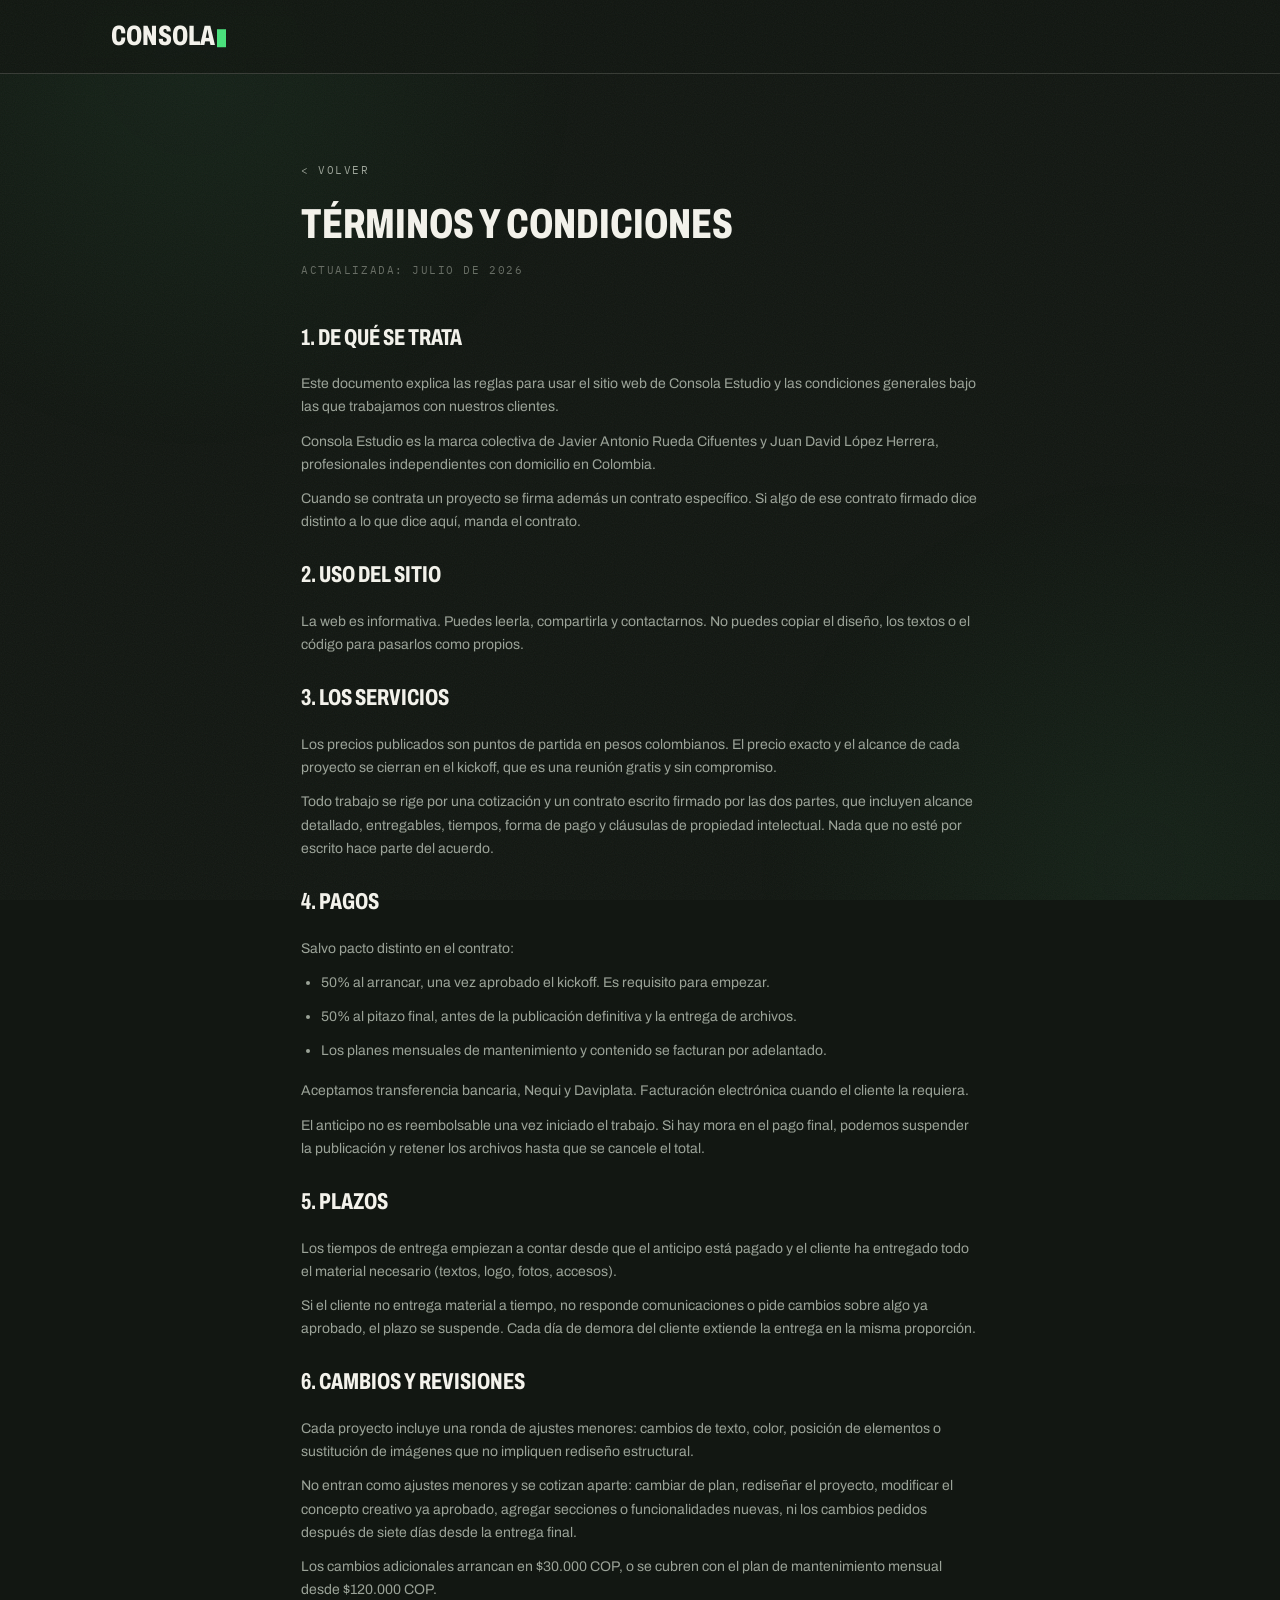
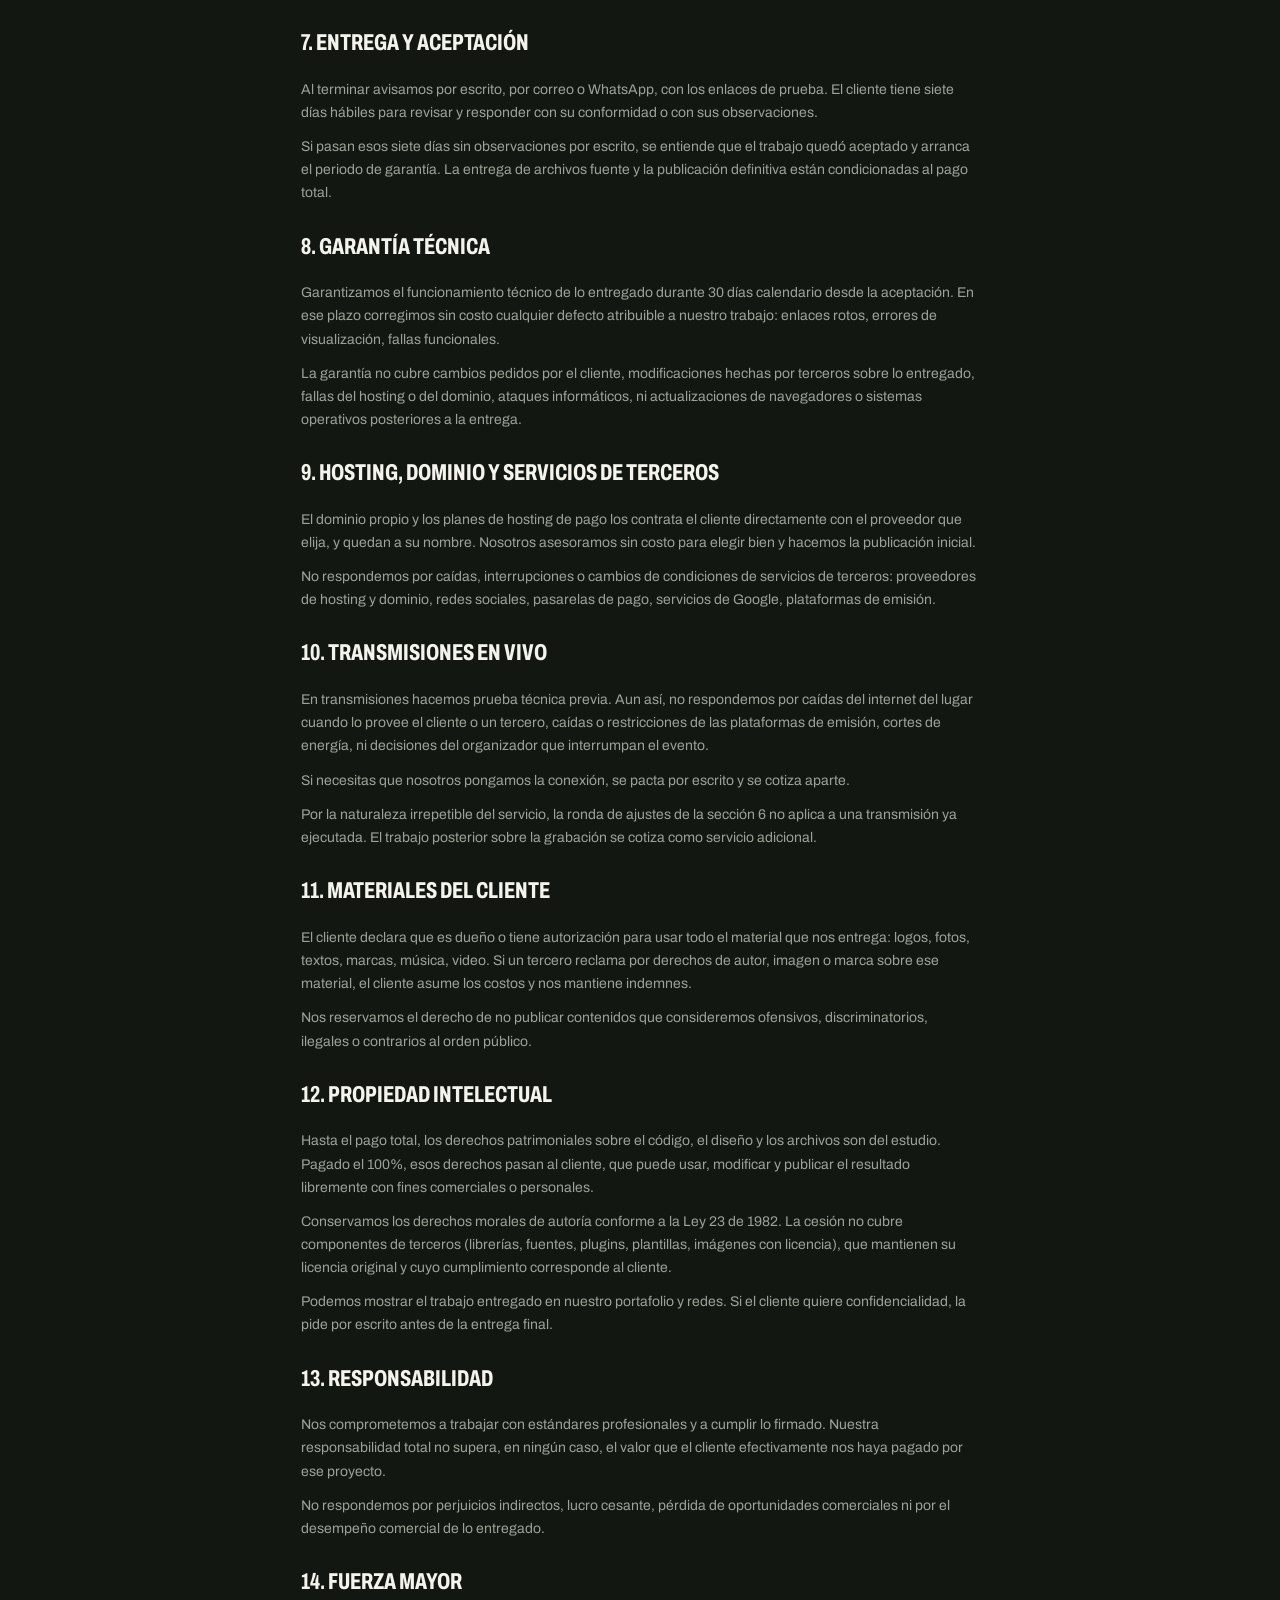
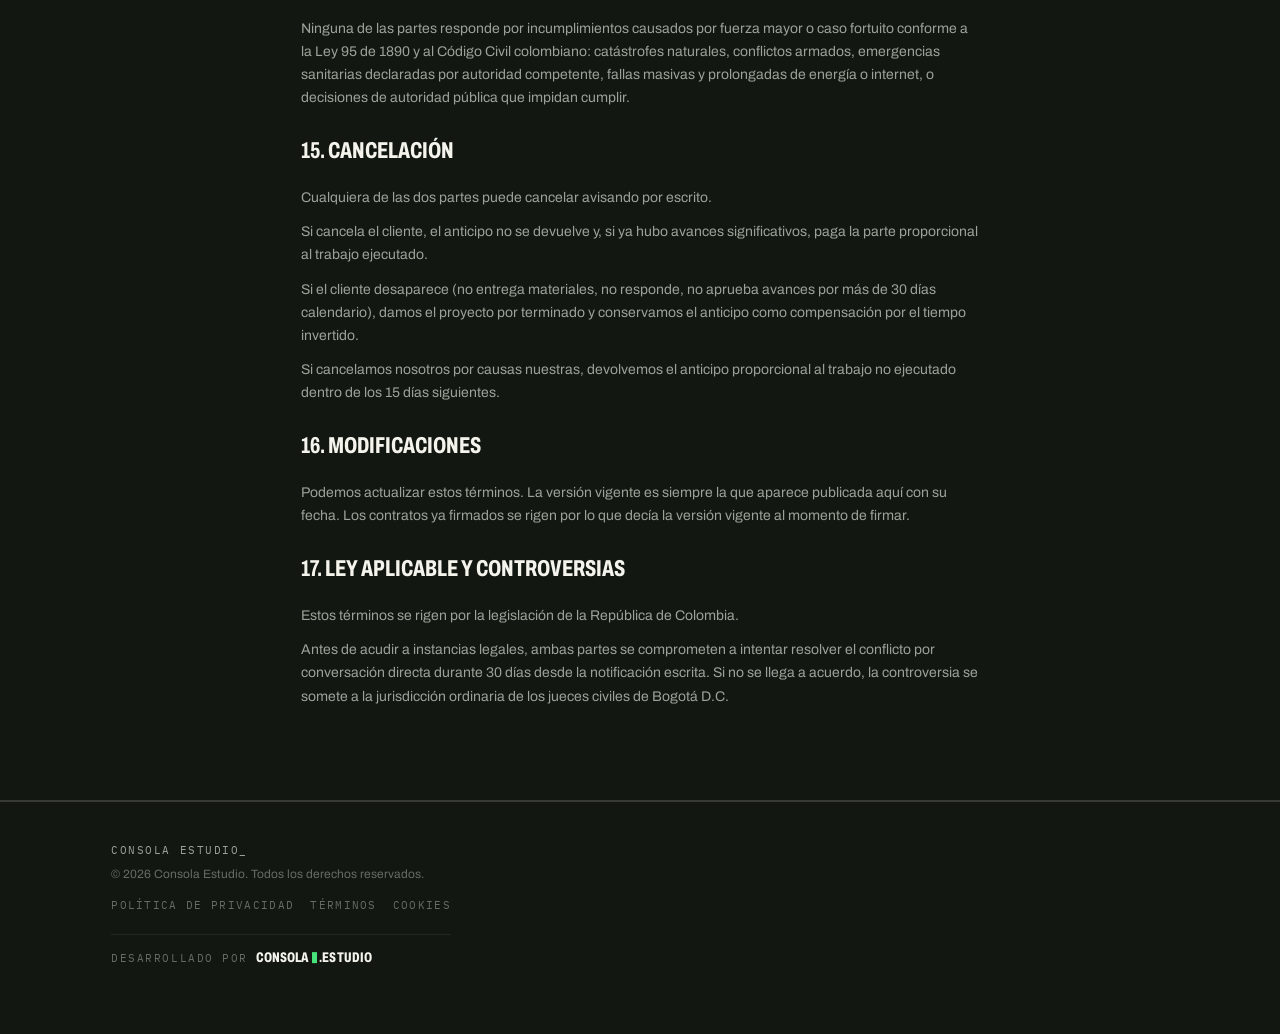
<file: terminos.html>
<!DOCTYPE html>
<html lang="es">
<head>
<meta charset="UTF-8">
<meta name="viewport" content="width=device-width, initial-scale=1.0">
<title>Términos y condiciones | Consola Estudio</title>
<meta name="description" content="Reglas de uso del sitio, condiciones generales de los servicios y propiedad intelectual.">
<meta name="theme-color" content="#121712">
<link rel="stylesheet" href="estilos.css?v=12">
<link rel="icon" href="data:image/svg+xml,<svg xmlns='http://www.w3.org/2000/svg' viewBox='0 0 32 32'><rect width='32' height='32' fill='%23121712'/><rect x='9' y='8' width='14' height='16' fill='%2348E27B'/></svg>">
</head>
<body>

<div class="fondo-vivo" aria-hidden="true"><i></i><i></i></div>

<nav class="nav" aria-label="Principal">
  <div class="wrap">
    <a class="logo" href="index.html">CONSOLA<span class="cursor vivo" aria-hidden="true"></span></a>
  </div>
</nav>

<main class="legal">
  <section>
    <div class="wrap">
      <a href="index.html" class="volver">&lt; volver</a>
      <h1>Términos y condiciones</h1>
      <p class="actualizado">Actualizada: julio de 2026</p>

      <h2>1. De qué se trata</h2>
      <p>Este documento explica las reglas para usar el sitio web de Consola Estudio y las condiciones generales bajo las que trabajamos con nuestros clientes.</p>
      <p>Consola Estudio es la marca colectiva de Javier Antonio Rueda Cifuentes y Juan David López Herrera, profesionales independientes con domicilio en Colombia.</p>
      <p>Cuando se contrata un proyecto se firma además un contrato específico. Si algo de ese contrato firmado dice distinto a lo que dice aquí, manda el contrato.</p>

      <h2>2. Uso del sitio</h2>
      <p>La web es informativa. Puedes leerla, compartirla y contactarnos. No puedes copiar el diseño, los textos o el código para pasarlos como propios.</p>

      <h2>3. Los servicios</h2>
      <p>Los precios publicados son puntos de partida en pesos colombianos. El precio exacto y el alcance de cada proyecto se cierran en el kickoff, que es una reunión gratis y sin compromiso.</p>
      <p>Todo trabajo se rige por una cotización y un contrato escrito firmado por las dos partes, que incluyen alcance detallado, entregables, tiempos, forma de pago y cláusulas de propiedad intelectual. Nada que no esté por escrito hace parte del acuerdo.</p>

      <h2>4. Pagos</h2>
      <p>Salvo pacto distinto en el contrato:</p>
      <ul>
        <li>50% al arrancar, una vez aprobado el kickoff. Es requisito para empezar.</li>
        <li>50% al pitazo final, antes de la publicación definitiva y la entrega de archivos.</li>
        <li>Los planes mensuales de mantenimiento y contenido se facturan por adelantado.</li>
      </ul>
      <p>Aceptamos transferencia bancaria, Nequi y Daviplata. Facturación electrónica cuando el cliente la requiera.</p>
      <p>El anticipo no es reembolsable una vez iniciado el trabajo. Si hay mora en el pago final, podemos suspender la publicación y retener los archivos hasta que se cancele el total.</p>

      <h2>5. Plazos</h2>
      <p>Los tiempos de entrega empiezan a contar desde que el anticipo está pagado y el cliente ha entregado todo el material necesario (textos, logo, fotos, accesos).</p>
      <p>Si el cliente no entrega material a tiempo, no responde comunicaciones o pide cambios sobre algo ya aprobado, el plazo se suspende. Cada día de demora del cliente extiende la entrega en la misma proporción.</p>

      <h2>6. Cambios y revisiones</h2>
      <p>Cada proyecto incluye una ronda de ajustes menores: cambios de texto, color, posición de elementos o sustitución de imágenes que no impliquen rediseño estructural.</p>
      <p>No entran como ajustes menores y se cotizan aparte: cambiar de plan, rediseñar el proyecto, modificar el concepto creativo ya aprobado, agregar secciones o funcionalidades nuevas, ni los cambios pedidos después de siete días desde la entrega final.</p>
      <p>Los cambios adicionales arrancan en $30.000 COP, o se cubren con el plan de mantenimiento mensual desde $120.000 COP.</p>

      <h2>7. Entrega y aceptación</h2>
      <p>Al terminar avisamos por escrito, por correo o WhatsApp, con los enlaces de prueba. El cliente tiene siete días hábiles para revisar y responder con su conformidad o con sus observaciones.</p>
      <p>Si pasan esos siete días sin observaciones por escrito, se entiende que el trabajo quedó aceptado y arranca el periodo de garantía. La entrega de archivos fuente y la publicación definitiva están condicionadas al pago total.</p>

      <h2>8. Garantía técnica</h2>
      <p>Garantizamos el funcionamiento técnico de lo entregado durante 30 días calendario desde la aceptación. En ese plazo corregimos sin costo cualquier defecto atribuible a nuestro trabajo: enlaces rotos, errores de visualización, fallas funcionales.</p>
      <p>La garantía no cubre cambios pedidos por el cliente, modificaciones hechas por terceros sobre lo entregado, fallas del hosting o del dominio, ataques informáticos, ni actualizaciones de navegadores o sistemas operativos posteriores a la entrega.</p>

      <h2>9. Hosting, dominio y servicios de terceros</h2>
      <p>El dominio propio y los planes de hosting de pago los contrata el cliente directamente con el proveedor que elija, y quedan a su nombre. Nosotros asesoramos sin costo para elegir bien y hacemos la publicación inicial.</p>
      <p>No respondemos por caídas, interrupciones o cambios de condiciones de servicios de terceros: proveedores de hosting y dominio, redes sociales, pasarelas de pago, servicios de Google, plataformas de emisión.</p>

      <h2>10. Transmisiones en vivo</h2>
      <p>En transmisiones hacemos prueba técnica previa. Aun así, no respondemos por caídas del internet del lugar cuando lo provee el cliente o un tercero, caídas o restricciones de las plataformas de emisión, cortes de energía, ni decisiones del organizador que interrumpan el evento.</p>
      <p>Si necesitas que nosotros pongamos la conexión, se pacta por escrito y se cotiza aparte.</p>
      <p>Por la naturaleza irrepetible del servicio, la ronda de ajustes de la sección 6 no aplica a una transmisión ya ejecutada. El trabajo posterior sobre la grabación se cotiza como servicio adicional.</p>

      <h2>11. Materiales del cliente</h2>
      <p>El cliente declara que es dueño o tiene autorización para usar todo el material que nos entrega: logos, fotos, textos, marcas, música, video. Si un tercero reclama por derechos de autor, imagen o marca sobre ese material, el cliente asume los costos y nos mantiene indemnes.</p>
      <p>Nos reservamos el derecho de no publicar contenidos que consideremos ofensivos, discriminatorios, ilegales o contrarios al orden público.</p>

      <h2>12. Propiedad intelectual</h2>
      <p>Hasta el pago total, los derechos patrimoniales sobre el código, el diseño y los archivos son del estudio. Pagado el 100%, esos derechos pasan al cliente, que puede usar, modificar y publicar el resultado libremente con fines comerciales o personales.</p>
      <p>Conservamos los derechos morales de autoría conforme a la Ley 23 de 1982. La cesión no cubre componentes de terceros (librerías, fuentes, plugins, plantillas, imágenes con licencia), que mantienen su licencia original y cuyo cumplimiento corresponde al cliente.</p>
      <p>Podemos mostrar el trabajo entregado en nuestro portafolio y redes. Si el cliente quiere confidencialidad, la pide por escrito antes de la entrega final.</p>

      <h2>13. Responsabilidad</h2>
      <p>Nos comprometemos a trabajar con estándares profesionales y a cumplir lo firmado. Nuestra responsabilidad total no supera, en ningún caso, el valor que el cliente efectivamente nos haya pagado por ese proyecto.</p>
      <p>No respondemos por perjuicios indirectos, lucro cesante, pérdida de oportunidades comerciales ni por el desempeño comercial de lo entregado.</p>

      <h2>14. Fuerza mayor</h2>
      <p>Ninguna de las partes responde por incumplimientos causados por fuerza mayor o caso fortuito conforme a la Ley 95 de 1890 y al Código Civil colombiano: catástrofes naturales, conflictos armados, emergencias sanitarias declaradas por autoridad competente, fallas masivas y prolongadas de energía o internet, o decisiones de autoridad pública que impidan cumplir.</p>

      <h2>15. Cancelación</h2>
      <p>Cualquiera de las dos partes puede cancelar avisando por escrito.</p>
      <p>Si cancela el cliente, el anticipo no se devuelve y, si ya hubo avances significativos, paga la parte proporcional al trabajo ejecutado.</p>
      <p>Si el cliente desaparece (no entrega materiales, no responde, no aprueba avances por más de 30 días calendario), damos el proyecto por terminado y conservamos el anticipo como compensación por el tiempo invertido.</p>
      <p>Si cancelamos nosotros por causas nuestras, devolvemos el anticipo proporcional al trabajo no ejecutado dentro de los 15 días siguientes.</p>

      <h2>16. Modificaciones</h2>
      <p>Podemos actualizar estos términos. La versión vigente es siempre la que aparece publicada aquí con su fecha. Los contratos ya firmados se rigen por lo que decía la versión vigente al momento de firmar.</p>

      <h2>17. Ley aplicable y controversias</h2>
      <p>Estos términos se rigen por la legislación de la República de Colombia.</p>
      <p>Antes de acudir a instancias legales, ambas partes se comprometen a intentar resolver el conflicto por conversación directa durante 30 días desde la notificación escrita. Si no se llega a acuerdo, la controversia se somete a la jurisdicción ordinaria de los jueces civiles de Bogotá D.C.</p>
    </div>
  </section>
</main>

<footer>
  <div class="wrap">
    <div class="footer-info">
      <span class="mono">Consola Estudio_</span>
      <span class="footer-copy">&copy; 2026 Consola Estudio. Todos los derechos reservados.</span>
      <div class="footer-legales">
        <a href="politica-privacidad.html">Política de privacidad</a>
        <a href="terminos.html">Términos</a>
        <a href="cookies.html">Cookies</a>
      </div>
      <div class="footer-firma">
        <span class="mono">Desarrollado por</span>
        <a class="firma-consola" href="index.html">CONSOLA<span class="cursor" aria-hidden="true"></span>.estudio</a>
      </div>
    </div>
  </div>
</footer>

</body>
</html>
</file>
<file: estilos.css>
/* ============================================================
   CONSOLA ESTUDIO — estilos.css
   Sistema de diseño V2. Los tokens de aquí son la fuente de
   verdad: si un valor no está en :root, no existe en la marca.
   ============================================================ */

@font-face{
  font-family:'Archivo';
  font-style:normal;
  font-weight:100 900;
  font-stretch:62% 125%;
  font-display:swap;
  src:url(fuentes/archivo.woff2) format('woff2');
}
@font-face{
  font-family:'Plex Mono';
  font-style:normal;
  font-weight:400;
  font-display:swap;
  src:url(fuentes/plexmono.woff2) format('woff2');
}
@font-face{
  font-family:'Plex Mono';
  font-style:normal;
  font-weight:500;
  font-display:swap;
  src:url(fuentes/plexmono500.woff2) format('woff2');
}

/* ---------- tokens ---------- */
:root{
  /* color */
  --noche:#121712;
  --cal:#F4F3EC;
  --terminal:#48E27B;
  --cancha:#0B6B36;
  --graf-claro:#9BA398;
  --graf-oscuro:#666C63;
  --linea:rgba(244,243,236,.16);
  --linea-suave:rgba(244,243,236,.07);

  /* tipografía */
  --f-texto:'Archivo',system-ui,sans-serif;
  --f-mono:'Plex Mono',ui-monospace,monospace;

  /* escala tipográfica (base 17, razón ~1.33) */
  --t-hud:11px;
  --t-small:14px;
  --t-base:17px;
  --t-h3:clamp(20px,2.2vw,23px);
  --t-h2:clamp(26px,3.6vw,42px);
  --t-h1:clamp(38px,6.5vw,76px);
  --t-display:clamp(52px,10vw,128px);

  /* espaciado (base 8) */
  --e-1:8px; --e-2:16px; --e-3:24px; --e-4:40px;
  --e-5:64px; --e-6:104px;

  /* layout */
  --ancho:1160px;
  --margen:clamp(20px,4vw,56px);
}

/* ---------- base ---------- */
*{margin:0;padding:0;box-sizing:border-box}
html{scroll-behavior:smooth}
body{
  background:var(--noche);
  color:var(--cal);
  font-family:var(--f-texto);
  font-size:var(--t-base);
  line-height:1.6;
  -webkit-font-smoothing:antialiased;
  overflow-x:hidden;
}
img,svg,video{max-width:100%;display:block}
a{color:var(--terminal)}
::selection{background:var(--terminal);color:var(--noche)}
:focus-visible{outline:2px solid var(--terminal);outline-offset:3px}

.wrap{max-width:var(--ancho);margin:0 auto;padding:0 var(--margen)}
.mono{font-family:var(--f-mono);font-size:var(--t-hud);letter-spacing:.14em;text-transform:uppercase}
.verde{color:var(--terminal)}
.cond{font-stretch:68%;font-weight:760;text-transform:uppercase;letter-spacing:.005em;line-height:.95}

/* cursor de terminal (la marca) */
.cursor{
  display:inline-block;width:.42em;height:.78em;
  background:var(--terminal);vertical-align:baseline;
  transform:translateY(.08em);margin-left:.08em;
}
@keyframes blink{0%,55%{opacity:1}56%,100%{opacity:0}}
.cursor.vivo{animation:blink 1.1s steps(1) infinite}

/* corchetes de HUD */
.hud{position:relative;padding:var(--e-3)}
.hud::before,.hud::after{content:"";position:absolute;width:16px;height:16px}
.hud::before{top:0;left:0;border-top:2px solid var(--terminal);border-left:2px solid var(--terminal)}
.hud::after{bottom:0;right:0;border-bottom:2px solid var(--terminal);border-right:2px solid var(--terminal)}

/* revelado al hacer scroll */
.rv{opacity:0;transform:translateY(18px);transition:opacity .6s ease,transform .6s ease}
.rv.in{opacity:1;transform:none}
@media (prefers-reduced-motion:reduce){
  .rv{opacity:1;transform:none;transition:none}
  .cursor.vivo{animation:none}
  html{scroll-behavior:auto}
}

/* ---------- navegación ---------- */
.nav{
  position:sticky;top:0;z-index:50;
  background:color-mix(in srgb,var(--noche) 88%,transparent);
  backdrop-filter:blur(8px);
  border-bottom:1px solid var(--linea);
}
.nav .wrap{display:flex;justify-content:space-between;align-items:center;padding-top:14px;padding-bottom:14px;gap:var(--e-2)}
.nav .logo{font-stretch:68%;font-weight:780;text-transform:uppercase;font-size:28px;color:var(--cal);text-decoration:none;letter-spacing:.005em}
.nav .logo .cursor{width:9px;height:18px}
.nav ul{display:flex;gap:clamp(18px,2.8vw,36px);list-style:none}
.nav ul a{font-family:var(--f-mono);font-size:14px;letter-spacing:.12em;text-transform:uppercase;color:var(--graf-claro);text-decoration:none;padding:8px 2px}
.nav ul a:hover{color:var(--terminal)}

/* ---------- hero ---------- */
.hero{position:relative;padding:clamp(84px,14vh,160px) 0 clamp(64px,10vh,110px);border-bottom:1px solid var(--linea);overflow:hidden}
.circulo-central{
  position:absolute;right:-12%;top:-34%;
  width:min(54vw,660px);aspect-ratio:1;
  border:1px solid var(--linea);border-radius:50%;pointer-events:none;
}
.circulo-central::after{content:"";position:absolute;inset:38%;border:1px solid var(--linea-suave);border-radius:50%}
.hero .kicker{color:var(--terminal);margin-bottom:var(--e-3)}
.hero h1{
  font-stretch:68%;font-weight:780;text-transform:uppercase;
  font-size:var(--t-h1);line-height:.95;letter-spacing:.005em;
  max-width:14em;position:relative;z-index:1;
}
.hero h1 em{font-style:normal;color:var(--terminal)}
.hero .sub{margin-top:var(--e-3);max-width:34em;color:var(--graf-claro);position:relative;z-index:1}
.hero .acciones{margin-top:var(--e-4);display:flex;gap:var(--e-2);flex-wrap:wrap;position:relative;z-index:1}

.btn{
  display:inline-block;font-family:var(--f-mono);font-size:12px;
  letter-spacing:.14em;text-transform:uppercase;text-decoration:none;
  padding:12px 20px;border:1px solid var(--terminal);color:var(--terminal);
  transition:background .15s ease,color .15s ease;
}
.btn:hover{background:var(--terminal);color:var(--noche)}
.btn.secundario{border-color:var(--linea);color:var(--graf-claro)}
.btn.secundario:hover{background:transparent;border-color:var(--cal);color:var(--cal)}

.hero .marcador{margin-top:var(--e-5);display:flex;gap:clamp(18px,4vw,52px);flex-wrap:wrap;align-items:center;color:var(--graf-claro);position:relative;z-index:1}

/* ---------- secciones ---------- */
section{border-bottom:1px solid var(--linea);padding:clamp(60px,9vh,110px) 0}
.sec-head{display:flex;align-items:baseline;gap:18px;margin-bottom:clamp(32px,5vh,56px)}
.sec-head .num{font-family:var(--f-mono);font-size:12px;color:var(--terminal);letter-spacing:.1em}
.sec-head h2{font-stretch:68%;font-weight:740;text-transform:uppercase;font-size:var(--t-h2);letter-spacing:.01em;line-height:1.05}

/* ---------- trabajo ---------- */
.caso{
  border:1px solid var(--linea);display:grid;grid-template-columns:5fr 7fr;
  text-decoration:none;color:inherit;transition:border-color .15s ease;
}
.caso:hover{border-color:var(--terminal)}
.caso + .caso,.caso + .caso-pendiente{margin-top:var(--e-2)}
.caso .info{padding:clamp(22px,3.4vw,40px);display:flex;flex-direction:column;gap:var(--e-2);justify-content:space-between}
.caso .info .mono{color:var(--terminal)}
.caso h3{font-stretch:68%;font-weight:740;text-transform:uppercase;font-size:var(--t-h2);line-height:1}
.caso p{color:var(--graf-claro);font-size:var(--t-small);max-width:30em}
.caso .visual{border-left:1px solid var(--linea);min-height:260px;display:flex;align-items:center;justify-content:center;padding:var(--e-4);background:linear-gradient(160deg,rgba(72,226,123,.05),transparent 55%)}
.caso-pendiente{
  border:1px dashed var(--linea);padding:clamp(18px,2.6vw,26px) clamp(22px,3.4vw,40px);
  display:flex;justify-content:space-between;align-items:center;gap:var(--e-2);flex-wrap:wrap;
  color:var(--graf-claro);
}
.caso-pendiente + .caso-pendiente{margin-top:var(--e-2)}

/* ---------- servicios ---------- */
.servicios{display:grid;grid-template-columns:repeat(3,1fr);gap:var(--e-2)}
.servicio{border:1px solid var(--linea);padding:clamp(22px,3vw,32px);display:flex;flex-direction:column;gap:var(--e-2)}
.servicio .mono{color:var(--terminal)}
.servicio h3{font-stretch:68%;font-weight:740;text-transform:uppercase;font-size:var(--t-h3);line-height:1.1}
.servicio ul{list-style:none;display:flex;flex-direction:column;gap:8px}
.servicio li{font-size:var(--t-small);color:var(--graf-claro);padding-left:18px;position:relative}
.servicio li::before{content:">";position:absolute;left:0;color:var(--terminal);font-family:var(--f-mono);font-size:12px}

/* ---------- proceso ---------- */
.proceso{display:grid;grid-template-columns:repeat(6,1fr);border:1px solid var(--linea)}
.fase{border-right:1px solid var(--linea-suave);padding:20px 16px 22px;display:flex;flex-direction:column;gap:10px}
.fase:last-child{border-right:none}
.fase .n{font-family:var(--f-mono);font-size:10px;color:var(--terminal);letter-spacing:.12em}
.fase b{font-stretch:68%;font-weight:720;text-transform:uppercase;font-size:15px;line-height:1.1}
.fase span{font-size:13px;color:var(--graf-claro);line-height:1.45}

/* ---------- estudio ---------- */
.estudio-grid{display:grid;grid-template-columns:1fr 1fr;gap:var(--e-2)}
.jugador{border:1px solid var(--linea);padding:clamp(24px,3.4vw,40px);display:flex;flex-direction:column;gap:var(--e-2)}
/* retrato del jugador: en grises hasta que lo "seleccionas" (hover) */
.jugador .retrato{
  margin:0;position:relative;overflow:hidden;
  border:1px solid var(--linea);
  aspect-ratio:1;
}
.jugador .retrato img{
  width:100%;height:100%;object-fit:cover;display:block;
  filter:grayscale(1) contrast(1.05) brightness(.92);
  transition:filter .3s ease,transform .5s ease;
}
.jugador:hover .retrato img{filter:none;transform:scale(1.03)}
.jugador:hover .retrato{border-color:var(--terminal)}
@media (prefers-reduced-motion:reduce){
  .jugador .retrato img{transition:none}
  .jugador:hover .retrato img{transform:none}
}

.jugador .ficha{display:flex;justify-content:space-between;align-items:baseline;gap:var(--e-2)}
.jugador h3{font-stretch:68%;font-weight:740;text-transform:uppercase;font-size:var(--t-h3)}
.jugador .rol{color:var(--terminal)}
.jugador p{color:var(--graf-claro);font-size:var(--t-small)}
.manifiesto{
  margin-top:var(--e-2);border:1px solid var(--linea);padding:clamp(36px,6vw,72px);
  text-align:center;position:relative;overflow:hidden;
}
.manifiesto .arco{position:absolute;left:-70px;bottom:-70px;width:170px;height:170px;border:1px solid var(--linea);border-radius:50%}
.manifiesto .frase{font-stretch:68%;font-weight:770;text-transform:uppercase;font-size:var(--t-h1);line-height:.95}
.manifiesto .frase em{font-style:normal;color:var(--terminal)}

/* ---------- contacto ---------- */
.contacto-grid{display:grid;grid-template-columns:5fr 7fr;gap:clamp(28px,4vw,64px);align-items:start}
.contacto-grid .prosa p{color:var(--graf-claro);margin-bottom:1em;max-width:30em}
.contacto-grid .prosa p b{color:var(--cal);font-weight:620}
.canales{display:flex;flex-direction:column;gap:10px;margin-top:var(--e-3)}
.canales a{font-family:var(--f-mono);font-size:13px;letter-spacing:.08em;color:var(--terminal);text-decoration:none}
.canales a:hover{text-decoration:underline}
form{display:flex;flex-direction:column;gap:var(--e-2)}
label{font-family:var(--f-mono);font-size:var(--t-hud);letter-spacing:.14em;text-transform:uppercase;color:var(--graf-claro);display:flex;flex-direction:column;gap:8px}
input,textarea{
  background:transparent;border:1px solid var(--linea);color:var(--cal);
  font-family:var(--f-texto);font-size:16px;padding:12px 14px;border-radius:0;
}
input:focus,textarea:focus{outline:none;border-color:var(--terminal)}
textarea{min-height:120px;resize:vertical}
form .btn{align-self:flex-start;background:none;cursor:pointer}

/* ---------- footer ---------- */
footer{padding:var(--e-4) 0 var(--e-5);border-top:1px solid var(--linea)}
footer .wrap{display:flex;justify-content:space-between;align-items:center;gap:var(--e-3);flex-wrap:wrap;color:var(--graf-claro)}
.footer-info{display:flex;flex-direction:column;gap:6px}
.footer-copy{font-size:12px;color:var(--graf-oscuro)}
.footer-redes{display:flex;gap:14px;align-items:center}
.footer-legales{display:flex;gap:16px;flex-wrap:wrap;margin-top:6px}
.footer-legales a{font-family:var(--f-mono);font-size:11px;letter-spacing:.12em;text-transform:uppercase;color:var(--graf-oscuro);text-decoration:none}
.footer-legales a:hover{color:var(--terminal)}

/* firma "Desarrollado por consola.estudio" */
.footer-firma{
  display:flex;align-items:center;gap:8px;
  margin-top:14px;padding-top:12px;
  border-top:1px solid var(--linea-suave);
}
.footer-firma .mono{color:var(--graf-oscuro)}
.footer-firma .firma-consola{
  font-family:var(--f-texto);font-stretch:68%;font-weight:780;
  text-transform:uppercase;letter-spacing:.005em;
  font-size:14px;color:var(--cal);text-decoration:none;
  display:inline-flex;align-items:baseline;gap:2px;
  transition:color .15s ease;
}
.footer-firma .firma-consola:hover{color:var(--terminal)}
.footer-firma .firma-consola .cursor{width:5px;height:11px;margin-left:2px}

/* bloque "Cómo se paga" */
.reglas-pago{
  border:1px solid var(--linea);
  padding:clamp(24px,3vw,32px);
  margin-bottom:var(--e-3);
}
.reglas-pago h3{
  font-stretch:68%;font-weight:720;text-transform:uppercase;letter-spacing:.01em;
  font-size:20px;color:var(--cal);margin-bottom:16px;
}
.reglas-pago ul{list-style:none;display:flex;flex-direction:column;gap:12px}
.reglas-pago li{
  font-size:14px;color:var(--graf-claro);
  padding-left:22px;position:relative;line-height:1.55;
}
.reglas-pago li::before{
  content:">";position:absolute;left:0;top:0;
  color:var(--terminal);font-family:var(--f-mono);font-weight:700;
}
.reglas-pago b{color:var(--cal);font-weight:620}
.reglas-pago a{color:var(--terminal);text-decoration:underline;text-underline-offset:3px}
.reglas-pago a:hover{color:var(--cal)}

/* ---------- páginas legales ---------- */
.legal .wrap{max-width:780px}
.legal h1{font-stretch:68%;font-weight:780;text-transform:uppercase;font-size:var(--t-h2);line-height:1;margin-bottom:var(--e-2)}
.legal .actualizado{font-family:var(--f-mono);font-size:11px;letter-spacing:.14em;text-transform:uppercase;color:var(--graf-oscuro);margin-bottom:var(--e-4)}
.legal h2{font-stretch:68%;font-weight:740;text-transform:uppercase;font-size:var(--t-h3);margin:var(--e-3) 0 var(--e-2)}
.legal p, .legal li{color:var(--graf-claro);font-size:var(--t-small);line-height:1.65;margin-bottom:.8em}
.legal ul{padding-left:20px;margin-bottom:1em}
.legal a{color:var(--terminal)}
.legal .volver{display:inline-block;margin-bottom:var(--e-3);font-family:var(--f-mono);font-size:11px;letter-spacing:.14em;text-transform:uppercase;color:var(--graf-claro);text-decoration:none}
.legal .volver:hover{color:var(--terminal)}

/* aviso de cookies */
.cookies-aviso{
  position:fixed;left:20px;right:20px;bottom:20px;z-index:80;
  max-width:520px;background:var(--noche);border:1px solid var(--terminal);
  padding:20px 22px;display:none;
  box-shadow:0 8px 32px rgba(0,0,0,.5);
}
.cookies-aviso.visible{display:block}
.cookies-aviso p{font-size:13px;color:var(--cal);margin-bottom:12px;line-height:1.5}
.cookies-aviso p a{color:var(--terminal)}
.cookies-aviso .acciones{display:flex;gap:10px;flex-wrap:wrap}
.cookies-aviso .btn{padding:9px 16px;font-size:11px;cursor:pointer;background:none}
.red-social{color:var(--graf-claro);text-decoration:none;transition:color .15s ease}
.red-social:hover{color:var(--terminal)}

/* ---------- botón flotante WhatsApp ---------- */
.whatsapp-float{
  position:fixed;bottom:32px;right:32px;z-index:90;
  width:72px;height:72px;border-radius:50%;
  background:var(--terminal);
  display:flex;align-items:center;justify-content:center;
  box-shadow:0 6px 24px rgba(0,0,0,.45),0 0 0 0 rgba(72,226,123,.5);
  transition:transform .15s ease,box-shadow .15s ease;
  text-decoration:none;
  animation:pulso-wa 2.6s ease-out infinite;
}
.whatsapp-float svg{width:36px;height:36px}
.whatsapp-float:hover{transform:scale(1.08);box-shadow:0 8px 30px rgba(72,226,123,.35)}
@keyframes pulso-wa{
  0%{box-shadow:0 6px 24px rgba(0,0,0,.45),0 0 0 0 rgba(72,226,123,.45)}
  70%{box-shadow:0 6px 24px rgba(0,0,0,.45),0 0 0 18px rgba(72,226,123,0)}
  100%{box-shadow:0 6px 24px rgba(0,0,0,.45),0 0 0 0 rgba(72,226,123,0)}
}
@media (prefers-reduced-motion:reduce){.whatsapp-float{animation:none}}

/* ---------- textura de grano (quita lo plano sin ensuciar) ---------- */
body::after{
  content:"";position:fixed;inset:0;pointer-events:none;z-index:99;
  opacity:.05;
  background-image:url("data:image/svg+xml,%3Csvg xmlns='http://www.w3.org/2000/svg' width='140' height='140'%3E%3Cfilter id='g'%3E%3CfeTurbulence type='fractalNoise' baseFrequency='.9' numOctaves='2'/%3E%3C/filter%3E%3Crect width='140' height='140' filter='url(%23g)'/%3E%3C/svg%3E");
}

/* anillo exterior del círculo central: gira lento, como reloj de partido */
.circulo-central::before{
  content:"";position:absolute;inset:-26px;border-radius:50%;
  border:1px dashed var(--linea-suave);
  animation:girar 90s linear infinite;
}
@keyframes girar{to{transform:rotate(360deg)}}

/* selección tipo HUD al pasar el mouse por casos y servicios */
.caso,.servicio{position:relative}
.caso::before,.caso::after,.servicio::before,.servicio::after{
  content:"";position:absolute;width:14px;height:14px;opacity:0;
  transition:opacity .18s ease,transform .18s ease;pointer-events:none;
}
.caso::before,.servicio::before{top:-1px;left:-1px;border-top:2px solid var(--terminal);border-left:2px solid var(--terminal);transform:translate(6px,6px)}
.caso::after,.servicio::after{bottom:-1px;right:-1px;border-bottom:2px solid var(--terminal);border-right:2px solid var(--terminal);transform:translate(-6px,-6px)}
.caso:hover::before,.caso:hover::after,.servicio:hover::before,.servicio:hover::after{opacity:1;transform:translate(0,0)}
.servicio{transition:border-color .18s ease}
.servicio:hover{border-color:var(--terminal)}
.servicio li{transition:color .15s ease}
.servicio:hover li{color:var(--cal)}

/* estado "jugando" parpadea como el cursor */
.parpadeo{animation:blink 1.4s steps(1) infinite}

/* ---------- tarifas ---------- */
.tarifas{border:1px solid var(--linea);margin-top:var(--e-2)}
.tarifa{
  display:grid;grid-template-columns:1fr auto;gap:var(--e-2);align-items:baseline;
  padding:16px clamp(16px,2.6vw,28px);border-bottom:1px solid var(--linea-suave);
  transition:background .15s ease;
}
.tarifa:last-of-type{border-bottom:none}
.tarifa:hover{background:rgba(72,226,123,.04)}
.tarifa .que{font-size:15.5px}
.tarifa .que small{display:block;font-size:13px;color:var(--graf-claro)}
.tarifa .cuanto{font-family:var(--f-mono);font-size:14px;color:var(--terminal);letter-spacing:.04em;white-space:nowrap}
.tarifas-nota{margin-top:var(--e-2);font-size:var(--t-small);color:var(--graf-claro);max-width:44em}

/* ---------- menú móvil (hamburguesa que se transforma en X) ---------- */
.menu-btn{
  display:none;background:none;border:none;padding:0;cursor:pointer;
  width:38px;height:38px;position:relative;z-index:71;
}
.menu-btn i{
  display:block;position:absolute;left:8px;right:8px;height:2px;
  background:var(--cal);transition:transform .25s ease,opacity .2s ease,top .25s ease,background .15s ease;
}
.menu-btn i:nth-child(1){top:12px}
.menu-btn i:nth-child(2){top:18px}
.menu-btn i:nth-child(3){top:24px}
.menu-btn:hover i{background:var(--terminal)}
.menu-btn[aria-expanded="true"] i:nth-child(1){top:18px;transform:rotate(45deg)}
.menu-btn[aria-expanded="true"] i:nth-child(2){opacity:0}
.menu-btn[aria-expanded="true"] i:nth-child(3){top:18px;transform:rotate(-45deg)}

/* ---------- selector de idioma ---------- */
.idioma{display:flex;gap:4px;align-items:center;margin-left:20px;padding-left:20px;border-left:1px solid var(--linea)}
.idioma button{
  background:none;border:none;padding:8px 10px;cursor:pointer;
  font-family:var(--f-mono);font-size:14px;letter-spacing:.12em;text-transform:uppercase;
  color:var(--graf-claro);transition:color .15s ease;
}
.idioma button.activo{color:var(--terminal)}
.idioma button:hover{color:var(--cal)}
.idioma .sep{color:var(--graf-oscuro);font-family:var(--f-mono);font-size:14px}

/* CTA a página de servicios: liviano, sin fondo ni bordes.
   Vive directo sobre el fondo Noche de la sección. */
.ir-a-servicios{
  margin-top:var(--e-4);
  padding:clamp(28px,4vw,44px) 0;
  display:grid;grid-template-columns:1fr auto;gap:clamp(20px,3vw,40px);
  align-items:center;
}
.ir-a-servicios .cta-texto{display:flex;flex-direction:column;gap:12px}
.ir-a-servicios .kicker{
  font-family:var(--f-mono);font-size:13px;letter-spacing:.16em;text-transform:uppercase;
  color:var(--terminal);
}
.ir-a-servicios h3{
  font-stretch:68%;font-weight:760;text-transform:uppercase;letter-spacing:.005em;
  font-size:clamp(24px,3.4vw,40px);line-height:1;color:var(--cal);
}
.ir-a-servicios h3 em{font-style:normal;color:var(--terminal)}
.ir-a-servicios p{color:var(--graf-claro);max-width:40em;font-size:var(--t-small);margin-top:4px}
.ir-a-servicios .cta-btn{
  display:inline-flex;align-items:center;gap:10px;
  padding:16px 28px;background:var(--terminal);color:var(--noche);
  font-family:var(--f-mono);font-size:14px;letter-spacing:.1em;text-transform:uppercase;font-weight:500;
  text-decoration:none;border:2px solid var(--terminal);white-space:nowrap;
  transition:background .18s ease,color .18s ease;
}
.ir-a-servicios .cta-btn:hover{background:transparent;color:var(--terminal)}
.ir-a-servicios .cta-btn svg{transition:transform .18s ease}
.ir-a-servicios .cta-btn:hover svg{transform:translateX(4px)}
@media (max-width:700px){
  .ir-a-servicios{grid-template-columns:1fr;gap:20px}
  .ir-a-servicios .cta-btn{align-self:flex-start}
}

/* ---------- responsive ---------- */
@media (max-width:880px){
  .caso{grid-template-columns:1fr}
  .caso .visual{border-left:none;border-top:1px solid var(--linea);min-height:200px}
  .servicios{grid-template-columns:1fr}
  .proceso{grid-template-columns:1fr 1fr 1fr}
  .fase{border-bottom:1px solid var(--linea-suave)}
  .estudio-grid,.contacto-grid{grid-template-columns:1fr}
}
@media (max-width:700px){
  .menu-btn{display:block}
  /* sin backdrop-filter: crearía un containing block y el overlay
     fixed quedaría atrapado dentro de la barra en vez de cubrir la pantalla */
  .nav{backdrop-filter:none;background:var(--noche);z-index:70}
  .nav .wrap{gap:8px}
  .idioma{margin-left:0}
  .idioma button{padding:6px 4px}
  .nav ul{
    display:none;position:fixed;top:0;left:0;width:100vw;height:100dvh;z-index:60;
    flex-direction:column;gap:0;
    background:var(--noche);
    align-items:center;justify-content:center;
  }
  .nav ul.abierto{display:flex}
  .nav ul li{border:none}
  .nav ul a{
    display:block;padding:18px 20px;
    font-family:var(--f-texto);font-stretch:68%;font-weight:740;
    text-transform:uppercase;font-size:clamp(24px,6vw,36px);
    letter-spacing:.02em;color:var(--cal);
    transition:color .15s ease;
  }
  .nav ul a:hover{color:var(--terminal)}
  .whatsapp-float{bottom:20px;right:20px;width:50px;height:50px}
  .whatsapp-float svg{width:24px;height:24px}
}
@media (max-width:520px){
  .proceso{grid-template-columns:1fr 1fr}
  .tarifa{grid-template-columns:1fr;gap:6px}
}

/* ---------- intro de entrada (el logo se tipea y el telón sube) ---------- */
.intro{
  position:fixed;inset:0;z-index:200;background:var(--noche);
  display:flex;align-items:center;justify-content:center;
  transition:opacity .45s ease;
}
.intro.fuera{opacity:0;pointer-events:none}
.intro .cond{font-size:clamp(44px,9vw,110px)}
.intro .cursor{width:.42em;height:.78em}

/* ---------- fondo vivo: dos halos verdes que derivan lento.
     Solo anima transform (GPU), no repinta nada: costo casi cero ---------- */
.fondo-vivo{position:fixed;inset:0;z-index:-1;pointer-events:none;overflow:hidden}
.fondo-vivo i{position:absolute;display:block;width:70vmax;height:70vmax;border-radius:50%}
.fondo-vivo i:first-child{
  top:-30vmax;left:-20vmax;
  background:radial-gradient(circle,rgba(72,226,123,.06),transparent 62%);
  animation:deriva-a 52s ease-in-out infinite alternate;
}
.fondo-vivo i:last-child{
  bottom:-32vmax;right:-24vmax;
  background:radial-gradient(circle,rgba(72,226,123,.05),transparent 62%);
  animation:deriva-b 68s ease-in-out infinite alternate;
}
@keyframes deriva-a{to{transform:translate(14vmax,10vmax)}}
@keyframes deriva-b{to{transform:translate(-12vmax,-14vmax)}}
@media (prefers-reduced-motion:reduce){
  .fondo-vivo i{animation:none}
  .intro{display:none}
}

/* ---------- página de servicios ---------- */
.pagina-hero{padding:clamp(64px,10vh,120px) 0 clamp(40px,6vh,72px);border-bottom:1px solid var(--linea)}
.pagina-hero .kicker{color:var(--terminal);margin-bottom:var(--e-2)}
.pagina-hero h1{font-stretch:68%;font-weight:780;text-transform:uppercase;font-size:var(--t-h1);line-height:.95;letter-spacing:.005em;max-width:14em}
.pagina-hero .sub{margin-top:var(--e-3);max-width:36em;color:var(--graf-claro)}

.detalle-grid{display:grid;grid-template-columns:1fr 1fr;gap:var(--e-2)}
.servicio-detalle{border:1px solid var(--linea);padding:clamp(22px,3vw,36px);display:flex;flex-direction:column;gap:var(--e-2);transition:border-color .18s ease}
.servicio-detalle:hover{border-color:var(--terminal)}
.servicio-detalle header{display:flex;justify-content:space-between;gap:var(--e-2);align-items:baseline;flex-wrap:wrap}
.servicio-detalle h3{font-stretch:68%;font-weight:740;text-transform:uppercase;font-size:var(--t-h3);line-height:1.1}
.servicio-detalle .cuanto{font-family:var(--f-mono);font-size:14px;color:var(--terminal);white-space:nowrap;letter-spacing:.04em}
.servicio-detalle .para{color:var(--graf-claro);font-size:var(--t-small)}
.servicio-detalle ul{list-style:none;display:flex;flex-direction:column;gap:8px}
.servicio-detalle li{font-size:var(--t-small);color:var(--graf-claro);padding-left:18px;position:relative}
.servicio-detalle li::before{content:">";position:absolute;left:0;color:var(--terminal);font-family:var(--f-mono);font-size:12px}
.servicio-detalle .meta{color:var(--graf-oscuro);margin-top:auto}

/* ---------- packs (tarjetas ricas, usadas en todos los servicios) ---------- */
.sec-intro{color:var(--graf-claro);max-width:44em;font-size:var(--t-small);margin-bottom:var(--e-3)}
.packs{
  display:grid;
  grid-template-columns:repeat(auto-fit,minmax(260px,1fr));
  gap:var(--e-2);margin-top:var(--e-2);
}
/* modificador para secciones con un solo pack */
.packs.packs-solo{grid-template-columns:minmax(260px,420px)}
/* modificador: 3 packs + divisor vertical + 1 pack complementario (mantenimiento) */
.packs.con-divisor{grid-template-columns:repeat(3,1fr) auto minmax(260px,1fr);align-items:stretch}
.pack-divisor{
  width:1px;align-self:stretch;margin:0 6px;
  background:linear-gradient(to bottom,transparent,var(--linea) 20%,var(--linea) 80%,transparent);
}
@media (max-width:880px){
  .packs.con-divisor{grid-template-columns:1fr}
  .pack-divisor{
    width:100%;height:1px;background:linear-gradient(to right,transparent,var(--linea) 20%,var(--linea) 80%,transparent);
    margin:8px 0;
  }
}
.pack{
  position:relative;border:1px solid var(--linea);
  padding:clamp(24px,3vw,32px);
  display:flex;flex-direction:column;gap:14px;
  transition:border-color .18s ease;background:transparent;
}
.pack:hover{border-color:var(--terminal)}
.pack.destacado{border:1.5px solid var(--terminal)}
.pack .pack-badge{
  position:absolute;top:-13px;left:20px;
  background:var(--terminal);color:var(--noche);
  font-family:var(--f-mono);font-size:10px;letter-spacing:.16em;text-transform:uppercase;font-weight:500;
  padding:6px 12px;white-space:nowrap;
}
.pack .kicker{
  font-family:var(--f-mono);font-size:11px;letter-spacing:.16em;text-transform:uppercase;
  color:var(--graf-claro);
}
.pack h3{
  font-stretch:68%;font-weight:740;text-transform:uppercase;letter-spacing:.01em;
  font-size:32px;line-height:1;color:var(--cal);
}
.pack .precio{display:flex;flex-direction:column;gap:2px;margin-top:6px}
.pack .precio .desde{font-family:var(--f-mono);font-size:12px;color:var(--graf-claro);letter-spacing:.08em}
.pack .precio .valor{
  font-stretch:68%;font-weight:780;letter-spacing:.005em;
  font-size:clamp(34px,4vw,46px);line-height:1;color:var(--terminal);
}
.pack .precio .valor small{font-size:.42em;color:var(--graf-claro);margin-left:6px;font-weight:600}
.pack .entrega{
  font-family:var(--f-mono);font-size:11px;letter-spacing:.12em;text-transform:uppercase;
  color:var(--graf-claro);padding-bottom:14px;border-bottom:1px solid var(--linea-suave);
}
.pack ul{list-style:none;display:flex;flex-direction:column;gap:11px;flex:1}
.pack ul li{font-size:14px;color:var(--cal);padding-left:26px;position:relative;line-height:1.45}
.pack ul li::before{
  content:"";position:absolute;left:0;top:3px;width:16px;height:16px;
  background:var(--terminal);
  -webkit-mask:url("data:image/svg+xml;utf8,<svg xmlns='http://www.w3.org/2000/svg' viewBox='0 0 24 24'><path d='M5 13l4 4L19 7' stroke='black' stroke-width='3.5' fill='none' stroke-linecap='round' stroke-linejoin='round'/></svg>") center/70% no-repeat;
          mask:url("data:image/svg+xml;utf8,<svg xmlns='http://www.w3.org/2000/svg' viewBox='0 0 24 24'><path d='M5 13l4 4L19 7' stroke='black' stroke-width='3.5' fill='none' stroke-linecap='round' stroke-linejoin='round'/></svg>") center/70% no-repeat;
}
/* botones de cada pack: WhatsApp lleno + Email vacío */
.pack .acciones-pack{display:flex;flex-direction:column;gap:8px;margin-top:6px}
.pack .btn-consulta,.pack .btn-email{
  display:inline-flex;align-items:center;justify-content:center;gap:10px;
  padding:13px 18px;
  font-family:var(--f-mono);font-size:12px;letter-spacing:.14em;text-transform:uppercase;
  text-decoration:none;
  transition:background .18s ease,color .18s ease,border-color .18s ease;
}
.pack .btn-consulta{background:var(--terminal);color:var(--noche);border:1.5px solid var(--terminal)}
.pack .btn-consulta:hover{background:transparent;color:var(--terminal)}
.pack .btn-email{background:transparent;color:var(--cal);border:1.5px solid var(--linea)}
.pack .btn-email:hover{border-color:var(--terminal);color:var(--terminal)}

/* ---------- servicios simples (grid compacta para marca, Figma, video, motion) ---------- */
.grupo-servicios{
  display:grid;grid-template-columns:repeat(auto-fill,minmax(260px,1fr));
  gap:var(--e-2);margin-top:var(--e-2);
}
.servicio-simple{
  border:1px solid var(--linea);padding:clamp(20px,2.6vw,26px);
  display:flex;flex-direction:column;gap:10px;
  transition:border-color .18s ease;
}
.servicio-simple:hover{border-color:var(--terminal)}
.servicio-simple h4{
  font-stretch:68%;font-weight:720;text-transform:uppercase;letter-spacing:.01em;
  font-size:17px;line-height:1.1;color:var(--cal);
}
.servicio-simple p{color:var(--graf-claro);font-size:13px;line-height:1.5;flex:1}
.servicio-simple .precio-linea{
  font-family:var(--f-mono);font-size:13px;color:var(--terminal);letter-spacing:.04em;
  padding-top:12px;border-top:1px solid var(--linea-suave);
}

/* ---------- tarjeta destacada tipo "contenido para redes" ---------- */
.tarjeta-destacada{
  max-width:420px;border:1px solid var(--linea);
  padding:clamp(24px,3vw,32px);
  display:flex;flex-direction:column;gap:16px;
  margin-top:var(--e-2);
  transition:border-color .18s ease;
}
.tarjeta-destacada:hover{border-color:var(--terminal)}
.tarjeta-destacada .icono{width:34px;height:34px;color:var(--terminal)}
.tarjeta-destacada h3{
  font-stretch:68%;font-weight:740;text-transform:uppercase;letter-spacing:.01em;
  font-size:22px;line-height:1.1;
}
.tarjeta-destacada > p{color:var(--graf-claro);font-size:14px;line-height:1.55}
.tarjeta-destacada .badges{display:flex;gap:6px;flex-wrap:wrap}
.tarjeta-destacada .badges span{
  padding:6px 12px;background:rgba(72,226,123,.06);
  border:1px solid var(--linea);color:var(--cal);
  font-family:var(--f-mono);font-size:11px;letter-spacing:.1em;
}
.tarjeta-destacada .precio-bloque{display:flex;flex-direction:column;gap:6px;margin-top:8px}
.tarjeta-destacada .precio-bloque .valor{
  font-family:var(--f-mono);font-size:22px;color:var(--terminal);letter-spacing:.04em;
}
.tarjeta-destacada .precio-bloque .valor small{color:var(--graf-claro);font-size:16px}
.tarjeta-destacada .precio-bloque .nota{font-size:12px;color:var(--graf-claro);line-height:1.4}
.tarjeta-destacada .acciones-doble{display:flex;flex-direction:column;gap:8px;margin-top:4px}
.tarjeta-destacada .btn-lleno,.tarjeta-destacada .btn-vacio{
  padding:12px 16px;text-align:center;text-decoration:none;
  font-family:var(--f-mono);font-size:12px;letter-spacing:.12em;text-transform:uppercase;
  transition:background .18s ease,color .18s ease,border-color .18s ease;
}
.tarjeta-destacada .btn-lleno{background:var(--terminal);color:var(--noche);border:1.5px solid var(--terminal)}
.tarjeta-destacada .btn-lleno:hover{background:transparent;color:var(--terminal)}
.tarjeta-destacada .btn-vacio{background:transparent;color:var(--cal);border:1.5px solid var(--linea)}
.tarjeta-destacada .btn-vacio:hover{border-color:var(--terminal);color:var(--terminal)}

@media (max-width:700px){
  .pack.destacado{order:-1}
}

/* comentarios de clientes */
.comentarios{display:grid;grid-template-columns:repeat(3,1fr);gap:var(--e-2)}
.comentario{border:1px solid var(--linea);padding:clamp(22px,3vw,32px);display:flex;flex-direction:column;gap:var(--e-2);margin:0}
.comentario p{font-size:var(--t-small);line-height:1.6}
.comentario footer{display:flex;flex-direction:column;gap:2px;margin-top:auto}
.comentario cite{font-style:normal;font-stretch:68%;font-weight:720;text-transform:uppercase;font-size:15px}
.comentario .de{font-family:var(--f-mono);font-size:11px;color:var(--graf-claro);letter-spacing:.14em;text-transform:uppercase}

/* bloque hablemos */
.hablemos{display:flex;flex-direction:column;align-items:center;text-align:center;gap:var(--e-3)}
.hablemos h2{font-stretch:68%;font-weight:780;text-transform:uppercase;font-size:var(--t-h1);line-height:.95}
.hablemos h2 em{font-style:normal;color:var(--terminal)}
.hablemos .sub{color:var(--graf-claro);max-width:30em}
.correo-grande{
  font-family:var(--f-mono);font-size:clamp(16px,3vw,24px);letter-spacing:.04em;
  color:var(--terminal);text-decoration:none;border-bottom:1px solid var(--terminal);
  padding:2px 6px 4px;transition:background .15s ease,color .15s ease;
}
.correo-grande:hover{background:var(--terminal);color:var(--noche)}
.hablemos .otros{display:flex;gap:var(--e-2);flex-wrap:wrap;justify-content:center}

@media (max-width:880px){
  .detalle-grid,.comentarios{grid-template-columns:1fr}
}
</file>
